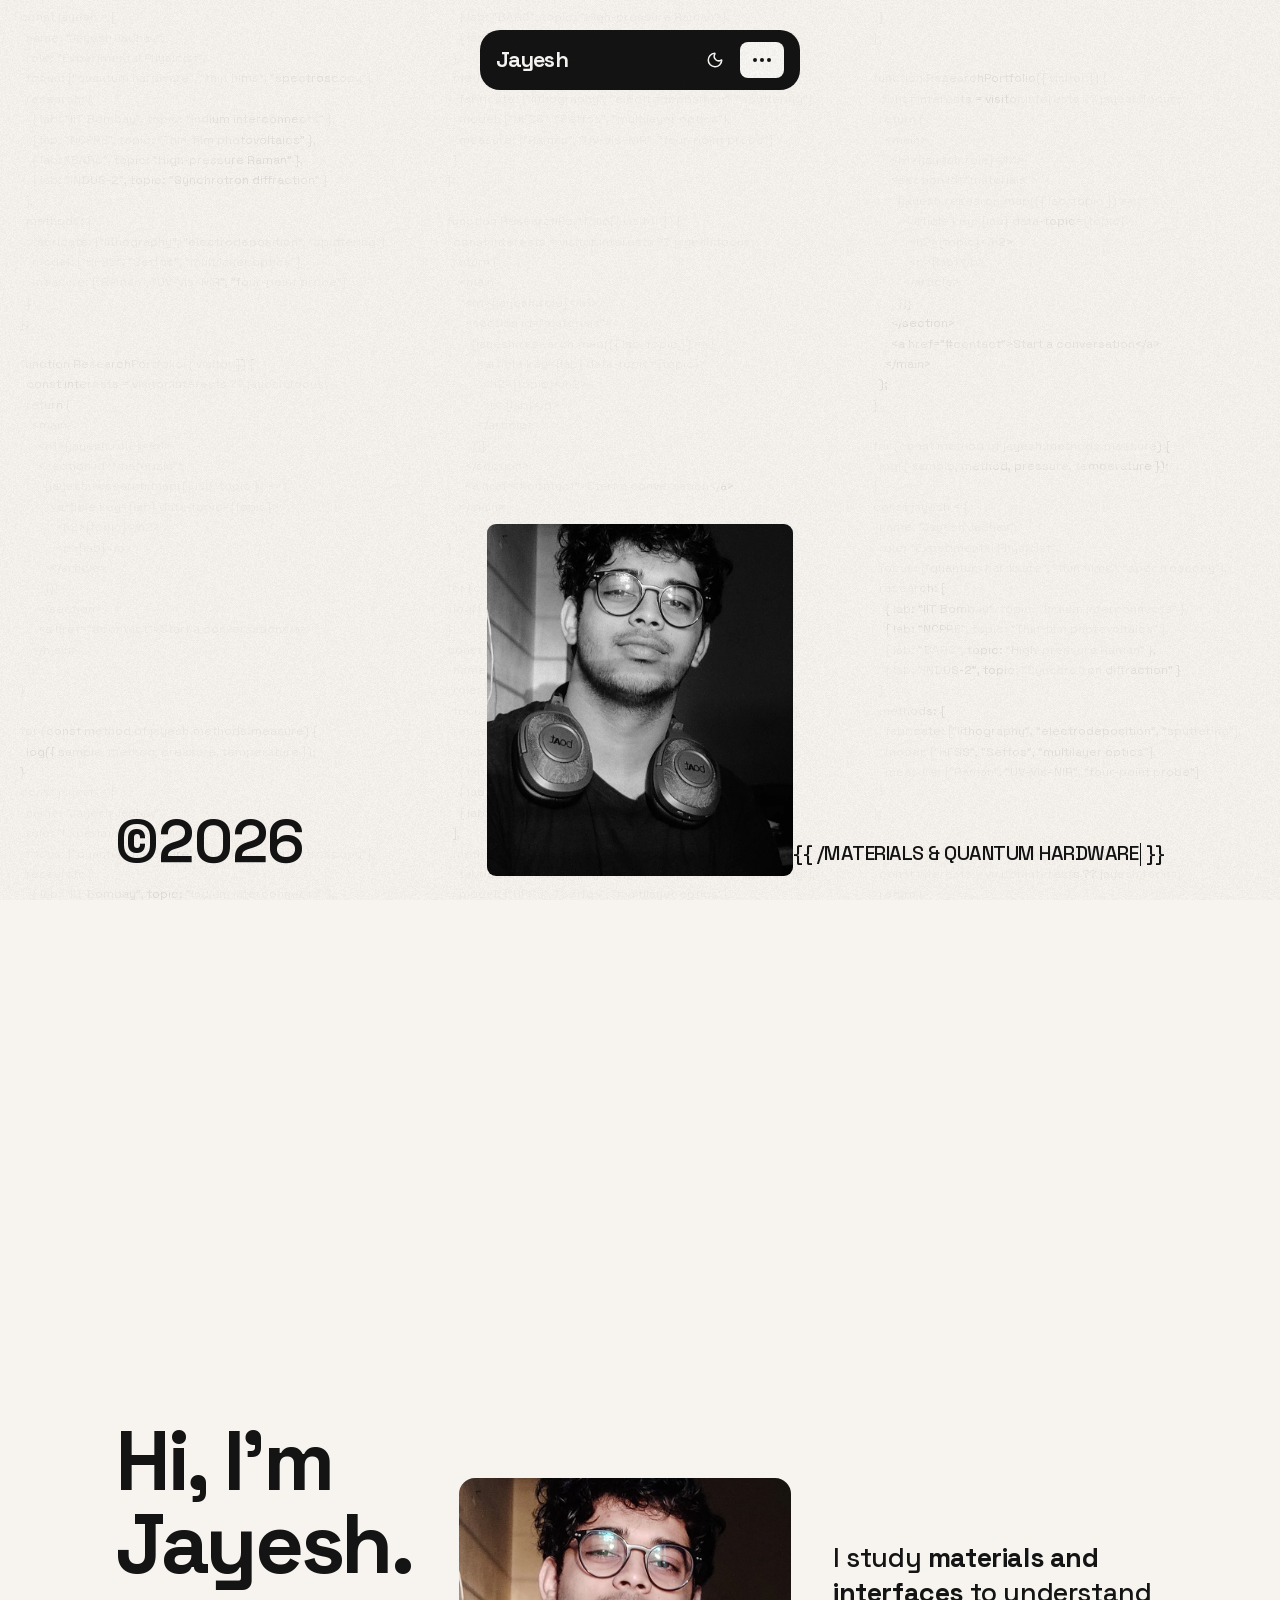
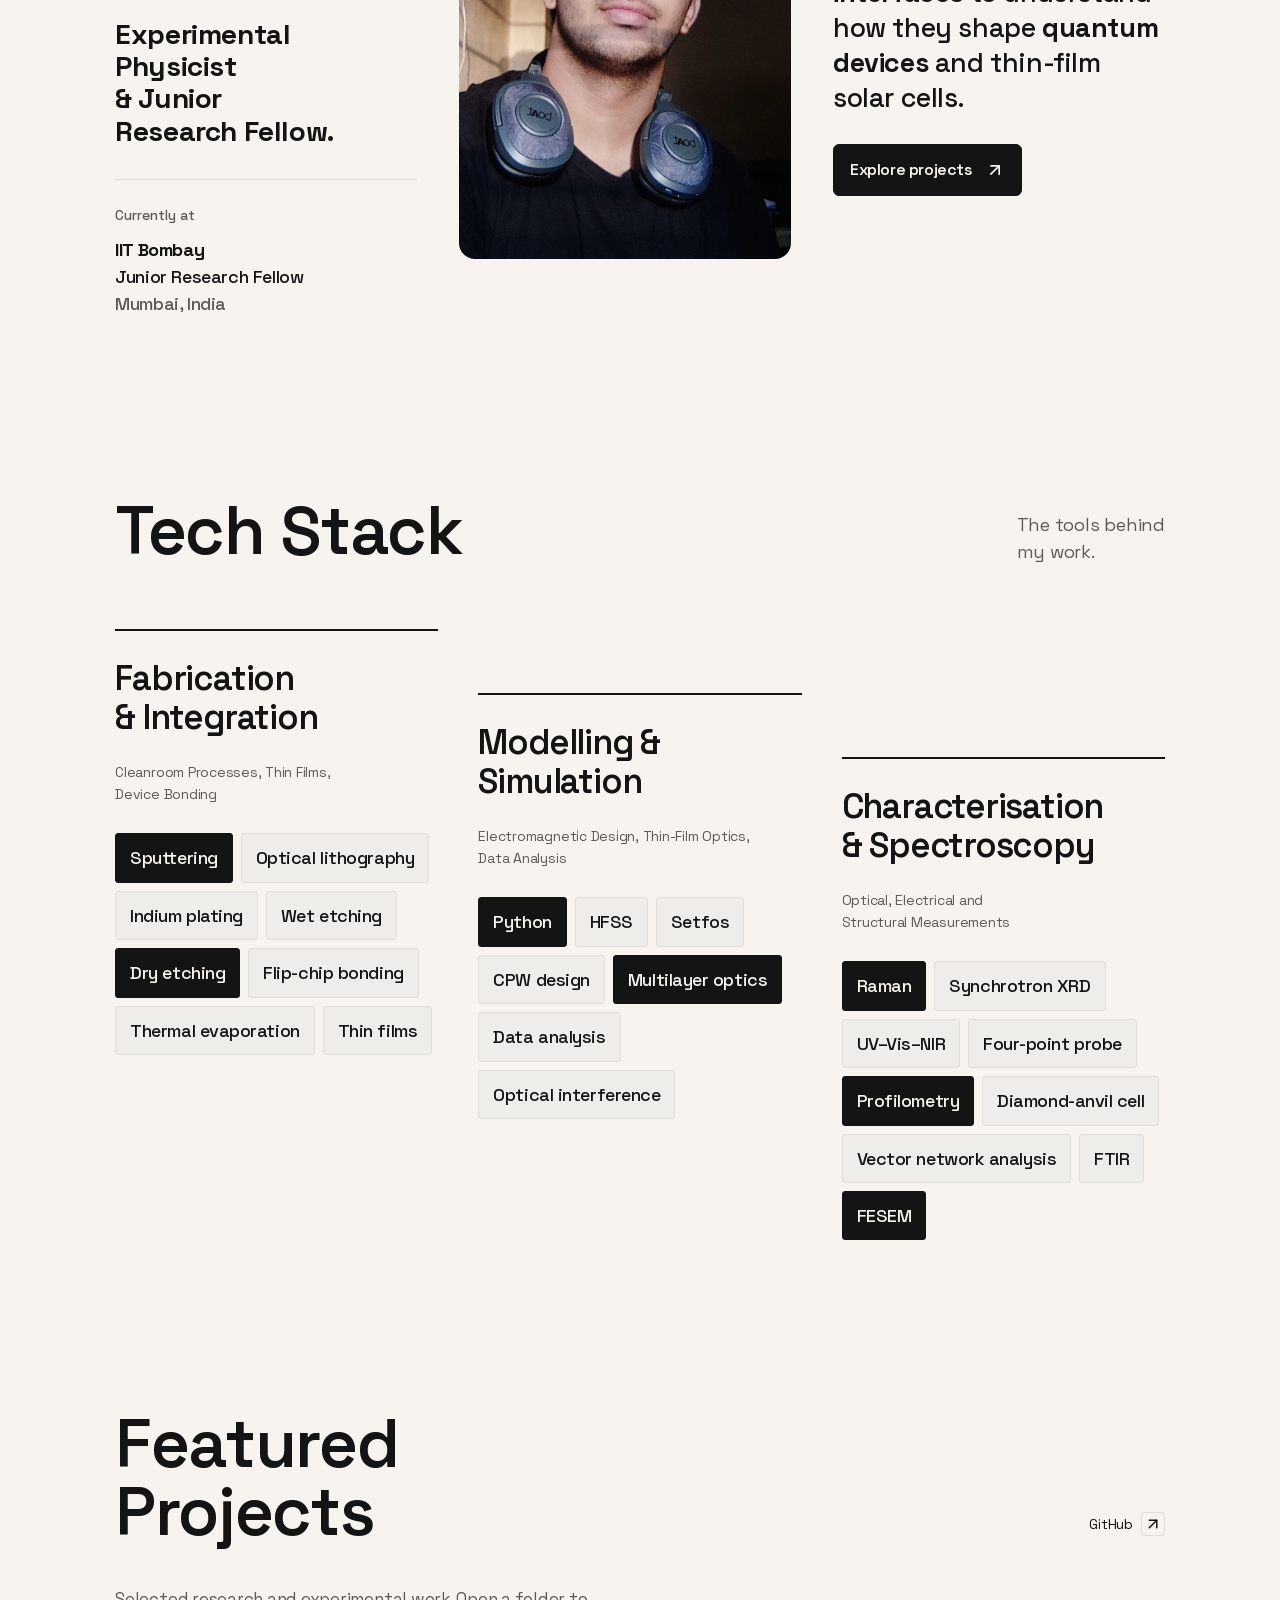
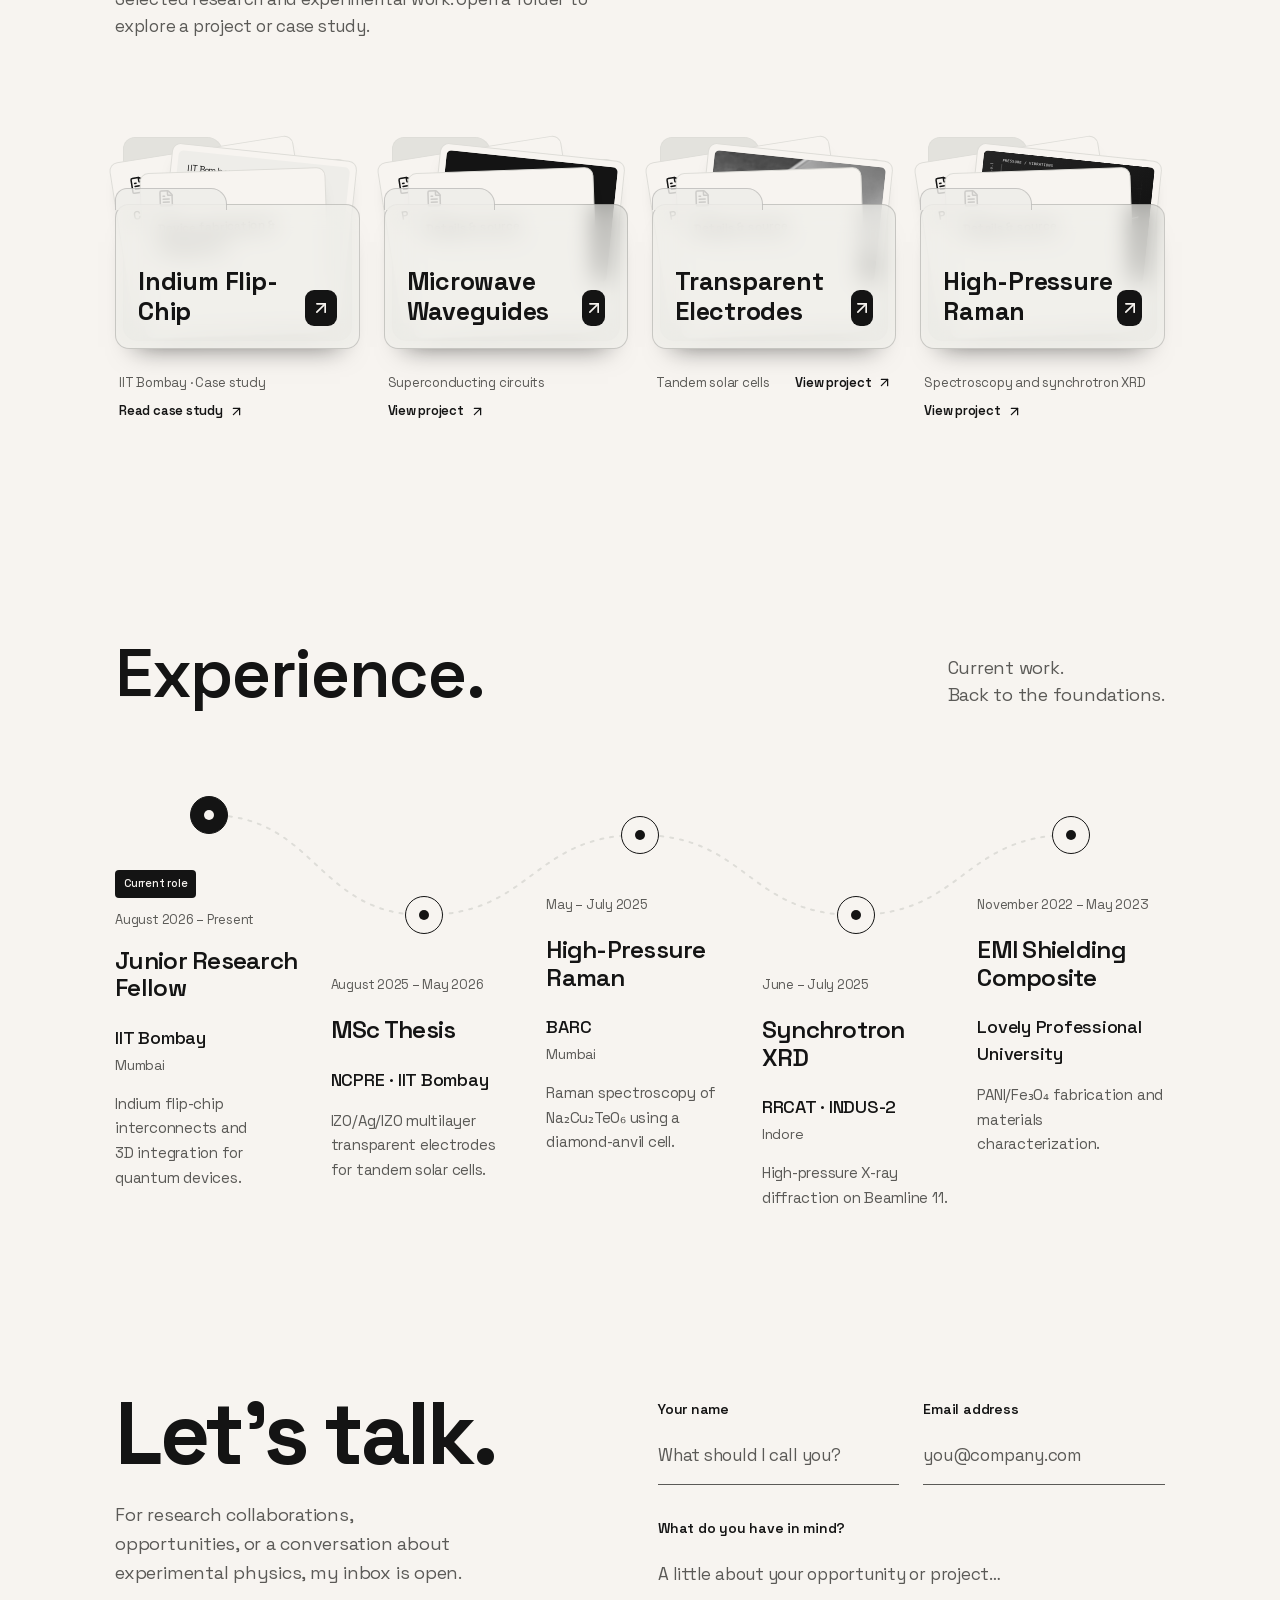
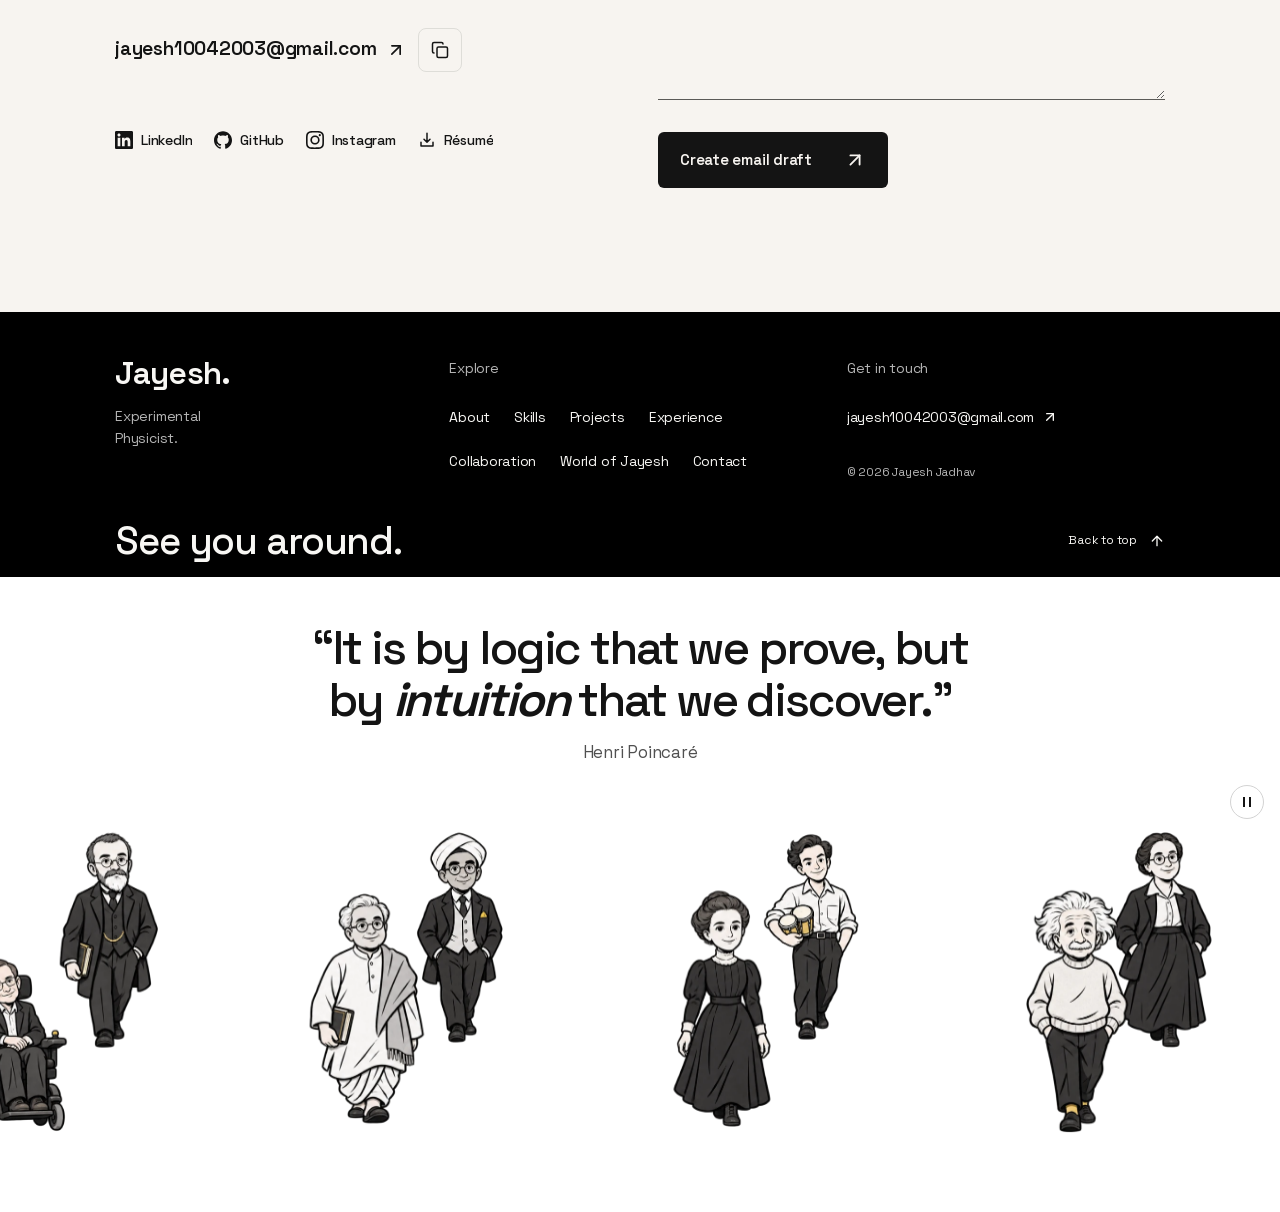
<file: index.html>
<!doctype html>
<html lang="en" class="fJfFLG_variable">
  <head>
    <meta charset="utf-8" />
    <meta
      name="viewport"
      content="width=device-width, initial-scale=1, viewport-fit=cover"
    />
    <meta
      name="description"
      content="Jayesh Jadhav, experimental physicist and Junior Research Fellow at IIT Bombay. Explore research in quantum hardware, thin films, and spectroscopy."
    />
    <meta property="og:type" content="website" />
    <meta
      property="og:url"
      content="https://jayeshofphysics.github.io/JayeshJadhav/"
    />
    <meta
      property="og:title"
      content="Jayesh Jadhav | Experimental Physicist"
    />
    <meta
      property="og:description"
      content="Research in quantum hardware, thin-film optics, and high-pressure spectroscopy."
    />
    <meta
      property="og:image"
      content="https://jayeshofphysics.github.io/JayeshJadhav/assets/social-cover.jpg"
    />
    <meta property="og:image:type" content="image/jpeg" />
    <meta property="og:image:width" content="1200" />
    <meta property="og:image:height" content="630" />
    <meta
      property="og:image:alt"
      content="Black-and-white portrait of Jayesh Jadhav, experimental physicist at IIT Bombay."
    />
    <meta name="twitter:card" content="summary_large_image" />
    <meta
      name="twitter:image"
      content="https://jayeshofphysics.github.io/JayeshJadhav/assets/social-cover.jpg"
    />
    <meta
      name="twitter:image:alt"
      content="Black-and-white portrait of Jayesh Jadhav, experimental physicist at IIT Bombay."
    />
    <title>Jayesh Jadhav | Experimental Physicist</title>
    <link rel="canonical" href="https://jayeshofphysics.github.io/JayeshJadhav/" />
    <link rel="icon" type="image/svg+xml" href="assets/favicon.svg" />
    <link
      rel="preload"
      href="assets/reference-fonts/237858b39a32779d-s.p.1ii7211jqpzi_.woff2"
      as="font"
      type="font/woff2"
      crossorigin
    />
    <link rel="preload" href="assets/jayesh-portrait.webp" as="image" />
    <link rel="stylesheet" href="styles.css" />
    <link rel="stylesheet" href="reference-projects.css" />
    <link rel="stylesheet" href="reference-crowd.css" />
    <link rel="stylesheet" href="reference-overrides.css" />
    <script>
      try {
        const theme =
          localStorage.getItem("portfolio-theme") ||
          localStorage.getItem("jayesh-portfolio-theme");
        if (theme === "dark") {
          document.documentElement.dataset.theme = "dark";
        }
      } catch {}
    </script>
    <script src="reference-shell.js" defer></script>
    <script src="reference-motion.js" defer></script>
    <script src="script.js" defer></script>
    <script src="reference-crowd.js" defer></script>
    <script src="reference-chat.js" defer></script>
  </head>
  <body
    ><div class="portfolio" id="top">
      <a class="skip-link" href="#main">Skip to content</a
      ><header class="site-header"
        ><div class="header-inner">
          <a class="wordmark" href="#about" aria-label="Jayesh Jadhav, home"
            ><span class="wordmark-text">Jayesh</span></a
          ><div class="header-actions">
            <button
              aria-label="Toggle dark mode"
              aria-pressed="false"
              class="wave-target icon-button theme-toggle"
              ><span
                class="wave-icon"
                aria-hidden="true"
                style="--wave-icon-size: 20px"
                ><span class="wave-icon-track"
                  ><span
                    ><svg
                      xmlns="http://www.w3.org/2000/svg"
                      width="18"
                      height="18"
                      viewbox="0 0 24 24"
                      fill="none"
                      stroke="currentColor"
                      stroke-width="2"
                      stroke-linecap="round"
                      stroke-linejoin="round"
                      class="lucide lucide-moon"
                      aria-hidden="true"
                    >
                      <path
                        d="M20.985 12.486a9 9 0 1 1-9.473-9.472c.405-.022.617.46.402.803a6 6 0 0 0 8.268 8.268c.344-.215.825-.004.803.401"
                      ></path></svg></span
                  ><span
                    ><svg
                      xmlns="http://www.w3.org/2000/svg"
                      width="18"
                      height="18"
                      viewbox="0 0 24 24"
                      fill="none"
                      stroke="currentColor"
                      stroke-width="2"
                      stroke-linecap="round"
                      stroke-linejoin="round"
                      class="lucide lucide-moon"
                      aria-hidden="true"
                    >
                      <path
                        d="M20.985 12.486a9 9 0 1 1-9.473-9.472c.405-.022.617.46.402.803a6 6 0 0 0 8.268 8.268c.344-.215.825-.004.803.401"
                      ></path></svg></span></span></span></button
            ><button
              type="button"
              class="icon-button nav-menu-trigger wave-target"
              aria-label="Navigation menu"
              aria-expanded="false"
              aria-controls="navigation-panel"
              aria-haspopup="dialog"
              ><span
                class="wave-icon"
                aria-hidden="true"
                style="--wave-icon-size: 24px"
                ><span class="wave-icon-track"
                  ><span
                    ><svg
                      xmlns="http://www.w3.org/2000/svg"
                      width="24"
                      height="24"
                      viewbox="0 0 24 24"
                      fill="none"
                      stroke="currentColor"
                      stroke-width="2"
                      stroke-linecap="round"
                      stroke-linejoin="round"
                      class="lucide lucide-ellipsis"
                      aria-hidden="true"
                    >
                      <circle cx="12" cy="12" r="1"></circle>
                      <circle cx="19" cy="12" r="1"></circle>
                      <circle cx="5" cy="12" r="1"></circle></svg></span
                  ><span
                    ><svg
                      xmlns="http://www.w3.org/2000/svg"
                      width="24"
                      height="24"
                      viewbox="0 0 24 24"
                      fill="none"
                      stroke="currentColor"
                      stroke-width="2"
                      stroke-linecap="round"
                      stroke-linejoin="round"
                      class="lucide lucide-ellipsis"
                      aria-hidden="true"
                    >
                      <circle cx="12" cy="12" r="1"></circle>
                      <circle cx="19" cy="12" r="1"></circle>
                      <circle
                        cx="5"
                        cy="12"
                        r="1"
                      ></circle></svg></span></span></span
            ></button>
          </div> </div></header
      ><dialog
        id="navigation-panel"
        class="nav-dialog"
        aria-label="Navigation menu"
        ><div class="nav-panel">
          <div class="nav-panel-top"
            ><button
              type="button"
              class="nav-panel-close"
              aria-label="Close navigation menu"
              ><span class="nav-menu-text"
                ><span class="sr-only">close</span
                ><span aria-hidden="true"
                  ><span class="nav-menu-piece">c</span
                  ><span class="nav-menu-piece">l</span
                  ><span class="nav-menu-piece">o</span
                  ><span class="nav-menu-piece">s</span
                  ><span class="nav-menu-piece">e</span></span
                ></span
              ><span class="nav-close-circle nav-menu-piece"
                ><svg
                  xmlns="http://www.w3.org/2000/svg"
                  width="23"
                  height="23"
                  viewbox="0 0 24 24"
                  fill="none"
                  stroke="currentColor"
                  stroke-width="2"
                  stroke-linecap="round"
                  stroke-linejoin="round"
                  class="lucide lucide-x"
                  aria-hidden="true"
                >
                  <path d="M18 6 6 18"></path>
                  <path d="m6 6 12 12"></path></svg></span></button
          ></div>
          <nav class="nav-panel-links" aria-label="Site navigation"
            ><div class="nav-menu-primary">
              <a href="#projects"
                ><span class="nav-menu-text"
                  ><span class="sr-only">Projects</span
                  ><span aria-hidden="true"
                    ><span class="nav-menu-piece">P</span
                    ><span class="nav-menu-piece">r</span
                    ><span class="nav-menu-piece">o</span
                    ><span class="nav-menu-piece">j</span
                    ><span class="nav-menu-piece">e</span
                    ><span class="nav-menu-piece">c</span
                    ><span class="nav-menu-piece">t</span
                    ><span class="nav-menu-piece">s</span></span
                  ></span
                ></a
              ><a href="#about" aria-current="location"
                ><span class="nav-menu-text"
                  ><span class="sr-only">About</span
                  ><span aria-hidden="true"
                    ><span class="nav-menu-piece">A</span
                    ><span class="nav-menu-piece">b</span
                    ><span class="nav-menu-piece">o</span
                    ><span class="nav-menu-piece">u</span
                    ><span class="nav-menu-piece">t</span></span
                  ></span
                ></a
              ><a href="#contact"
                ><span class="nav-menu-text"
                  ><span class="sr-only">Contact</span
                  ><span aria-hidden="true"
                    ><span class="nav-menu-piece">C</span
                    ><span class="nav-menu-piece">o</span
                    ><span class="nav-menu-piece">n</span
                    ><span class="nav-menu-piece">t</span
                    ><span class="nav-menu-piece">a</span
                    ><span class="nav-menu-piece">c</span
                    ><span class="nav-menu-piece">t</span></span
                  ></span
                ></a
              >
            </div>
            <div class="nav-menu-secondary">
              <a href="#skills"
                ><span class="nav-menu-text"
                  ><span class="sr-only">Skills</span
                  ><span aria-hidden="true"
                    ><span class="nav-menu-piece">S</span
                    ><span class="nav-menu-piece">k</span
                    ><span class="nav-menu-piece">i</span
                    ><span class="nav-menu-piece">l</span
                    ><span class="nav-menu-piece">l</span
                    ><span class="nav-menu-piece">s</span></span
                  ></span
                ></a
              ><a href="#experience"
                ><span class="nav-menu-text"
                  ><span class="sr-only">Experience</span
                  ><span aria-hidden="true"
                    ><span class="nav-menu-piece">E</span
                    ><span class="nav-menu-piece">x</span
                    ><span class="nav-menu-piece">p</span
                    ><span class="nav-menu-piece">e</span
                    ><span class="nav-menu-piece">r</span
                    ><span class="nav-menu-piece">i</span
                    ><span class="nav-menu-piece">e</span
                    ><span class="nav-menu-piece">n</span
                    ><span class="nav-menu-piece">c</span
                    ><span class="nav-menu-piece">e</span></span
                  ></span
                ></a
              ><a href="./research/"
                ><span class="nav-menu-text"
                  ><span class="sr-only">Collaboration</span
                  ><span aria-hidden="true"
                    ><span class="nav-menu-piece">C</span
                    ><span class="nav-menu-piece">o</span
                    ><span class="nav-menu-piece">l</span
                    ><span class="nav-menu-piece">l</span
                    ><span class="nav-menu-piece">a</span
                    ><span class="nav-menu-piece">b</span
                    ><span class="nav-menu-piece">o</span
                    ><span class="nav-menu-piece">r</span
                    ><span class="nav-menu-piece">a</span
                    ><span class="nav-menu-piece">t</span
                    ><span class="nav-menu-piece">i</span
                    ><span class="nav-menu-piece">o</span
                    ><span class="nav-menu-piece">n</span></span
                  ></span
                ></a
              ><a href="./world/"
                ><span class="nav-menu-text"
                  ><span class="sr-only">World of Jayesh</span
                  ><span aria-hidden="true"
                    ><span class="nav-menu-piece">W</span
                    ><span class="nav-menu-piece">o</span
                    ><span class="nav-menu-piece">r</span
                    ><span class="nav-menu-piece">l</span
                    ><span class="nav-menu-piece">d</span
                    ><span class="nav-menu-piece"> </span
                    ><span class="nav-menu-piece">o</span
                    ><span class="nav-menu-piece">f</span
                    ><span class="nav-menu-piece"> </span
                    ><span class="nav-menu-piece">J</span
                    ><span class="nav-menu-piece">a</span
                    ><span class="nav-menu-piece">y</span
                    ><span class="nav-menu-piece">e</span
                    ><span class="nav-menu-piece">s</span
                    ><span class="nav-menu-piece">h</span></span
                  ></span
                ></a
              >
            </div></nav
          ><div class="nav-panel-footer">
            <a class="nav-panel-email" href="mailto:jayesh10042003@gmail.com"
              ><span class="nav-menu-text"
                ><span class="sr-only">jayesh10042003@gmail.com</span
                ><span aria-hidden="true"
                  ><span class="nav-menu-piece">j</span
                  ><span class="nav-menu-piece">a</span
                  ><span class="nav-menu-piece">y</span
                  ><span class="nav-menu-piece">e</span
                  ><span class="nav-menu-piece">s</span
                  ><span class="nav-menu-piece">h</span
                  ><span class="nav-menu-piece">1</span
                  ><span class="nav-menu-piece">0</span
                  ><span class="nav-menu-piece">0</span
                  ><span class="nav-menu-piece">4</span
                  ><span class="nav-menu-piece">2</span
                  ><span class="nav-menu-piece">0</span
                  ><span class="nav-menu-piece">0</span
                  ><span class="nav-menu-piece">3</span
                  ><span class="nav-menu-piece">@</span
                  ><span class="nav-menu-piece">g</span
                  ><span class="nav-menu-piece">m</span
                  ><span class="nav-menu-piece">a</span
                  ><span class="nav-menu-piece">i</span
                  ><span class="nav-menu-piece">l</span
                  ><span class="nav-menu-piece">.</span
                  ><span class="nav-menu-piece">c</span
                  ><span class="nav-menu-piece">o</span
                  ><span class="nav-menu-piece">m</span></span
                ></span
              ></a
            ><div class="nav-panel-socials">
              <a
                class="nav-menu-piece"
                href="https://www.instagram.com/jayesh10042003/"
                aria-label="Instagram"
                target="_blank"
                rel="noopener noreferrer"
                ><svg
                  class="platform-logo"
                  viewbox="0 0 24 24"
                  width="18"
                  height="18"
                  fill="currentColor"
                  aria-hidden="true"
                  focusable="false"
                >
                  <path
                    d="M7.0301.084c-1.2768.0602-2.1487.264-2.911.5634-.7888.3075-1.4575.72-2.1228 1.3877-.6652.6677-1.075 1.3368-1.3802 2.127-.2954.7638-.4956 1.6365-.552 2.914-.0564 1.2775-.0689 1.6882-.0626 4.947.0062 3.2586.0206 3.6671.0825 4.9473.061 1.2765.264 2.1482.5635 2.9107.308.7889.72 1.4573 1.388 2.1228.6679.6655 1.3365 1.0743 2.1285 1.38.7632.295 1.6361.4961 2.9134.552 1.2773.056 1.6884.069 4.9462.0627 3.2578-.0062 3.668-.0207 4.9478-.0814 1.28-.0607 2.147-.2652 2.9098-.5633.7889-.3086 1.4578-.72 2.1228-1.3881.665-.6682 1.0745-1.3378 1.3795-2.1284.2957-.7632.4966-1.636.552-2.9124.056-1.2809.0692-1.6898.063-4.948-.0063-3.2583-.021-3.6668-.0817-4.9465-.0607-1.2797-.264-2.1487-.5633-2.9117-.3084-.7889-.72-1.4568-1.3876-2.1228C21.2982 1.33 20.628.9208 19.8378.6165 19.074.321 18.2017.1197 16.9244.0645 15.6471.0093 15.236-.005 11.977.0014 8.718.0076 8.31.0215 7.0301.0839m.1402 21.6932c-1.17-.0509-1.8053-.2453-2.2287-.408-.5606-.216-.96-.4771-1.3819-.895-.422-.4178-.6811-.8186-.9-1.378-.1644-.4234-.3624-1.058-.4171-2.228-.0595-1.2645-.072-1.6442-.079-4.848-.007-3.2037.0053-3.583.0607-4.848.05-1.169.2456-1.805.408-2.2282.216-.5613.4762-.96.895-1.3816.4188-.4217.8184-.6814 1.3783-.9003.423-.1651 1.0575-.3614 2.227-.4171 1.2655-.06 1.6447-.072 4.848-.079 3.2033-.007 3.5835.005 4.8495.0608 1.169.0508 1.8053.2445 2.228.408.5608.216.96.4754 1.3816.895.4217.4194.6816.8176.9005 1.3787.1653.4217.3617 1.056.4169 2.2263.0602 1.2655.0739 1.645.0796 4.848.0058 3.203-.0055 3.5834-.061 4.848-.051 1.17-.245 1.8055-.408 2.2294-.216.5604-.4763.96-.8954 1.3814-.419.4215-.8181.6811-1.3783.9-.4224.1649-1.0577.3617-2.2262.4174-1.2656.0595-1.6448.072-4.8493.079-3.2045.007-3.5825-.006-4.848-.0608M16.953 5.5864A1.44 1.44 0 1 0 18.39 4.144a1.44 1.44 0 0 0-1.437 1.4424M5.8385 12.012c.0067 3.4032 2.7706 6.1557 6.173 6.1493 3.4026-.0065 6.157-2.7701 6.1506-6.1733-.0065-3.4032-2.771-6.1565-6.174-6.1498-3.403.0067-6.156 2.771-6.1496 6.1738M8 12.0077a4 4 0 1 1 4.008 3.9921A3.9996 3.9996 0 0 1 8 12.0077"
                  ></path></svg></a
              ><a
                class="nav-menu-piece"
                href="https://github.com/jayeshofphysics"
                aria-label="GitHub"
                target="_blank"
                rel="noopener noreferrer"
                ><svg
                  class="platform-logo"
                  viewbox="0 0 24 24"
                  width="18"
                  height="18"
                  fill="currentColor"
                  aria-hidden="true"
                  focusable="false"
                >
                  <path
                    d="M12 .297c-6.63 0-12 5.373-12 12 0 5.303 3.438 9.8 8.205 11.385.6.113.82-.258.82-.577 0-.285-.01-1.04-.015-2.04-3.338.724-4.042-1.61-4.042-1.61C4.422 18.07 3.633 17.7 3.633 17.7c-1.087-.744.084-.729.084-.729 1.205.084 1.838 1.236 1.838 1.236 1.07 1.835 2.809 1.305 3.495.998.108-.776.417-1.305.76-1.605-2.665-.3-5.466-1.332-5.466-5.93 0-1.31.465-2.38 1.235-3.22-.135-.303-.54-1.523.105-3.176 0 0 1.005-.322 3.3 1.23.96-.267 1.98-.399 3-.405 1.02.006 2.04.138 3 .405 2.28-1.552 3.285-1.23 3.285-1.23.645 1.653.24 2.873.12 3.176.765.84 1.23 1.91 1.23 3.22 0 4.61-2.805 5.625-5.475 5.92.42.36.81 1.096.81 2.22 0 1.606-.015 2.896-.015 3.286 0 .315.21.69.825.57C20.565 22.092 24 17.592 24 12.297c0-6.627-5.373-12-12-12"
                  ></path></svg></a
              ><a
                class="nav-menu-piece"
                href="assets/Jayesh_Jadhav_Resume.pdf"
                aria-label="Download résumé"
                download=""
                ><svg
                  class="platform-logo"
                  viewbox="0 0 24 24"
                  width="18"
                  height="18"
                  fill="none"
                  stroke="currentColor"
                  stroke-width="2"
                  stroke-linecap="round"
                  stroke-linejoin="round"
                  aria-hidden="true"
                >
                  <path d="M12 3v12m-4-4 4 4 4-4M4 15v5h16v-5"></path></svg></a
              ><a
                class="nav-menu-piece"
                href="https://www.linkedin.com/in/jayeshjadhaviitbphysics/"
                aria-label="LinkedIn"
                target="_blank"
                rel="noopener noreferrer"
                ><svg
                  class="platform-logo"
                  viewbox="0 0 24 24"
                  width="18"
                  height="18"
                  fill="currentColor"
                  aria-hidden="true"
                  focusable="false"
                >
                  <path
                    d="M20.447 20.452h-3.554v-5.569c0-1.328-.027-3.037-1.852-3.037-1.853 0-2.136 1.445-2.136 2.939v5.667H9.351V9h3.414v1.561h.046c.477-.9 1.637-1.85 3.37-1.85 3.601 0 4.267 2.37 4.267 5.455v6.286zM5.337 7.433c-1.144 0-2.063-.926-2.063-2.065 0-1.138.92-2.063 2.063-2.063 1.14 0 2.064.925 2.064 2.063 0 1.139-.925 2.065-2.064 2.065zm1.782 13.019H3.555V9h3.564v11.452zM22.225 0H1.771C.792 0 0 .774 0 1.729v20.542C0 23.227.792 24 1.771 24h20.451C23.2 24 24 23.227 24 22.271V1.729C24 .774 23.2 0 22.222 0h.003z"
                  ></path></svg
              ></a>
            </div>
          </div> </div></dialog
      ><main id="main"
        ><section id="about" class="about-section"
          ><div class="portrait-journey" aria-hidden="true"
            ><div class="portrait-sticky-stage"
              ><div class="portrait-card">
                <div class="portrait-face portrait-face-front"
                  ><img
                    alt=""
                    width="805"
                    height="1300"
                    decoding="async"
                    src="assets/jayesh-portrait.webp"
                /></div>
                <div class="portrait-face portrait-face-back"
                  ><img
                    alt=""
                    width="805"
                    height="1300"
                    decoding="async"
                    src="assets/jayesh-portrait.webp"
                /></div> </div></div
          ></div>
          <div class="hero wrap" data-sc-act="flow" data-hero-intro="pending">
            <noscript
              ><style>
                .hero[data-hero-intro="pending"] .hero-letter,
                .hero[data-hero-intro="pending"] .hero-code-mark svg {
                  opacity: 1 !important;
                }
              </style></noscript
            >
            <div
              class="glyph-background hero-code-background"
              data-slot="glyph-background"
              aria-hidden="true"
            >
              <pre class="glyph-code-fallback">
const jayesh = {
  name: "Jayesh Jadhav",
  role: "Experimental Physicist",
  focus: ["quantum hardware", "thin films", "spectroscopy"],
  research: [
    { lab: "IIT Bombay", topic: "Indium interconnects" },
    { lab: "NCPRE", topic: "Thin-film photovoltaics" },
    { lab: "BARC", topic: "High-pressure Raman" },
    { lab: "INDUS-2", topic: "Synchrotron diffraction" }
  ],
  methods: {
    fabricate: ["lithography", "electrodeposition", "sputtering"],
    model: ["HFSS", "Setfos", "multilayer optics"],
    measure: ["Raman", "UV–Vis–NIR", "four-point probe"]
  }
};

function ResearchPortfolio({ visitor }) {
  const interests = visitor.interests ?? jayesh.focus;
  return (
    &lt;main&gt;
      &lt;h1&gt;{jayesh.role}&lt;/h1&gt;
      &lt;section id="materials"&gt;
        {jayesh.research.map(({ lab, topic }) =&gt; (
          &lt;article key={lab} data-topic={topic}&gt;
            &lt;h2&gt;{topic}&lt;/h2&gt;
            &lt;p&gt;{lab}&lt;/p&gt;
          &lt;/article&gt;
        ))}
      &lt;/section&gt;
      &lt;a href="#contact"&gt;Start a conversation&lt;/a&gt;
    &lt;/main&gt;
  );
}

for (const method of jayesh.methods.measure) {
  log({ sample, method, pressure, temperature });
}
</pre
              >
              <canvas></canvas>
            </div>
            <a
              href="#biography"
              class="hero-portrait-link"
              aria-label="About Jayesh Jadhav"
              ><img
                alt="Portrait of Jayesh Jadhav"
                width="805"
                height="1300"
                decoding="async"
                src="assets/jayesh-portrait.webp" /></a
            ><div class="hero-heading-composition"
              ><h1
                class="hero-title hero-display-title"
                aria-label="Experimental Physicist"
              >
                <span class="title-line" aria-hidden="true"
                  ><span class="hero-word"
                    ><span
                      class="hero-code-open hero-code-mark"
                      aria-hidden="true"
                      ><svg
                        viewbox="20 0 110 160"
                        fill="none"
                        stroke="currentColor"
                        stroke-width="16"
                        stroke-linecap="square"
                        stroke-linejoin="miter"
                        focusable="false"
                      >
                        <path
                          class="hero-code-depth"
                          opacity=".16"
                          d="M105 30 48 80 105 130"
                          transform="translate(5 6)"
                        ></path>
                        <path d="M105 30 48 80 105 130"></path></svg></span
                    ><span class="hero-letter-window"
                      ><span class="hero-letter">E</span></span
                    ><span class="hero-letter-window"
                      ><span class="hero-letter">X</span></span
                    ><span class="hero-letter-window"
                      ><span class="hero-letter">P</span></span
                    ><span class="hero-letter-window"
                      ><span class="hero-letter">E</span></span
                    ><span class="hero-letter-window"
                      ><span class="hero-letter">R</span></span
                    ><span class="hero-letter-window"
                      ><span class="hero-letter">I</span></span
                    ><span class="hero-letter-window"
                      ><span class="hero-letter">M</span></span
                    ><span class="hero-letter-window"
                      ><span class="hero-letter">E</span></span
                    ><span class="hero-letter-window"
                      ><span class="hero-letter">N</span></span
                    ><span class="hero-letter-window"
                      ><span class="hero-letter">T</span></span
                    ><span class="hero-letter-window"
                      ><span class="hero-letter">A</span></span
                    ><span class="hero-letter-window"
                      ><span class="hero-letter">L</span></span
                    ></span
                  ></span
                ><span class="title-line" aria-hidden="true"
                  ><span class="hero-word"
                    ><span class="hero-letter-window"
                      ><span class="hero-letter">P</span></span
                    ><span class="hero-letter-window"
                      ><span class="hero-letter">H</span></span
                    ><span class="hero-letter-window"
                      ><span class="hero-letter">Y</span></span
                    ><span class="hero-letter-window"
                      ><span class="hero-letter">S</span></span
                    ><span class="hero-letter-window"
                      ><span class="hero-letter">I</span></span
                    ><span class="hero-letter-window"
                      ><span class="hero-letter">C</span></span
                    ><span class="hero-letter-window"
                      ><span class="hero-letter">I</span></span
                    ><span class="hero-letter-window"
                      ><span class="hero-letter">S</span></span
                    ><span class="hero-letter-window"
                      ><span class="hero-letter">T</span></span
                    ><span
                      class="hero-code-close hero-code-mark"
                      aria-hidden="true"
                      ><svg
                        viewbox="0 0 180 160"
                        fill="none"
                        stroke="currentColor"
                        stroke-width="16"
                        stroke-linecap="square"
                        stroke-linejoin="miter"
                        focusable="false"
                      >
                        <path
                          class="hero-code-depth"
                          opacity=".16"
                          d="M65 30 25 130M100 30 157 80 100 130"
                          transform="translate(5 6)"
                        ></path>
                        <path
                          d="M65 30 25 130M100 30 157 80 100 130"
                        ></path></svg></span></span
                ></span> </h1
            ></div>
            <div class="hero-footer">
              <span class="hero-year" data-current-year="">©2026</span
              ><span class="hero-focus"
                ><span class="terminal-text"
                  ><span aria-hidden="true">{{ </span
                  ><span>/MATERIALS &amp; QUANTUM HARDWARE</span
                  ><span class="terminal-caret" aria-hidden="true"></span
                  ><span aria-hidden="true"> }}</span></span
                ></span
              >
            </div>
          </div>
          <div
            id="biography"
            class="biography wrap measure-content"
            data-sc-act="flow"
          >
            <div class="bio-introduction">
              <h2
                >Hi, I'm<br />
                Jayesh.</h2
              >
              <p class="bio-role"
                >Experimental Physicist
                <span>&amp; Junior Research Fellow.</span></p
              >
              <div class="bio-current">
                <span>Currently at</span
                ><p
                  ><strong>IIT Bombay</strong><br />Junior Research Fellow<br /><span
                    >Mumbai, India</span
                  ></p
                >
              </div>
            </div>
            <figure class="bio-portrait"
              ><img
                alt="Portrait of Jayesh Jadhav"
                loading="lazy"
                width="805"
                height="1300"
                decoding="async"
                src="assets/jayesh-portrait.webp" /></figure
            ><div class="bio-description">
              <p class="bio-lead"
                >I study <strong>materials and interfaces</strong> to understand
                how they shape <strong>quantum devices</strong> and thin-film
                solar cells.</p
              >
              <div class="bio-actions"
                ><a class="bio-projects wave-target" href="#projects"
                  ><span class="wave-text"
                    ><span class="sr-only">Explore projects</span
                    ><span class="wave-words" aria-hidden="true"
                      ><span class="wave-window"
                        ><span class="wave-glyph" data-char="Explore"
                          >Explore</span
                        ></span
                      >
                      <span class="wave-window"
                        ><span class="wave-glyph" data-char="projects"
                          >projects</span
                        ></span
                      ></span
                    ></span
                  ><svg
                    xmlns="http://www.w3.org/2000/svg"
                    width="20"
                    height="20"
                    viewbox="0 0 24 24"
                    fill="none"
                    stroke="currentColor"
                    stroke-width="2"
                    stroke-linecap="round"
                    stroke-linejoin="round"
                    class="lucide lucide-arrow-up-right"
                    aria-hidden="true"
                  >
                    <path d="M7 7h10v10"></path>
                    <path d="M7 17 17 7"></path></svg></a
              ></div>
            </div> </div></section
        ><section
          id="skills"
          class="skills-section section-pad"
          data-sc-act="flow"
          ><div class="wrap">
            <div class="skills-heading">
              <h2>Tech Stack</h2>
              <p
                >The tools behind<br />
                my work.</p
              >
            </div>
            <div class="skills-specimens">
              <article
                class="skills-specimen"
                aria-labelledby="skills-fabrication"
                ><h3 id="skills-fabrication">Fabrication &amp; Integration</h3>
                <p class="skills-specimen-note"
                  >Cleanroom Processes, Thin Films, Device Bonding</p
                >
                <ul class="skills-type-mosaic">
                  <li>Sputtering</li>
                  <li>Optical lithography</li>
                  <li>Indium plating</li>
                  <li>Wet etching</li>
                  <li>Dry etching</li>
                  <li>Flip-chip bonding</li>
                  <li>Thermal evaporation</li>
                  <li>Thin films</li>
                </ul></article
              ><article
                class="skills-specimen"
                aria-labelledby="skills-modelling"
                ><h3 id="skills-modelling">Modelling &amp; Simulation</h3>
                <p class="skills-specimen-note"
                  >Electromagnetic Design, Thin-Film Optics, Data Analysis</p
                >
                <ul class="skills-type-mosaic">
                  <li>Python</li>
                  <li>HFSS</li>
                  <li>Setfos</li>
                  <li>CPW design</li>
                  <li>Multilayer optics</li>
                  <li>Data analysis</li>
                  <li>Optical interference</li>
                </ul></article
              ><article
                class="skills-specimen"
                aria-labelledby="skills-characterisation"
                ><h3 id="skills-characterisation"
                  >Characterisation &amp; Spectroscopy</h3
                >
                <p class="skills-specimen-note"
                  >Optical, Electrical and Structural Measurements</p
                >
                <ul class="skills-type-mosaic">
                  <li>Raman</li>
                  <li>Synchrotron XRD</li>
                  <li>UV–Vis–NIR</li>
                  <li>Four-point probe</li>
                  <li>Profilometry</li>
                  <li>Diamond-anvil cell</li>
                  <li>Vector network analysis</li>
                  <li>FTIR</li>
                  <li>FESEM</li>
                </ul></article
              >
            </div>
          </div></section
        ><section
          id="projects"
          class="projects-section wrap section-pad measure-content"
          data-sc-act="flow"
          ><noscript
            ><style>
              .project-folder-grid,
              .project-panel-toolbar {
                display: none !important;
              }
              @layer base {
                #project-details-panel[hidden],
                .project-study[hidden] {
                  display: block !important;
                }
              }
            </style></noscript
          >
          <div class="section-heading">
            <h2>Featured<br />Projects</h2>
            <a
              href="https://github.com/jayeshofphysics"
              target="_blank"
              rel="noopener noreferrer"
              class="text-link wave-target"
              ><span class="wave-text"
                ><span class="sr-only">GitHub</span
                ><span class="wave-words" aria-hidden="true"
                  ><span class="wave-window"
                    ><span class="wave-glyph" data-char="GitHub"
                      >GitHub</span
                    ></span
                  ></span
                ></span
              >
              <svg
                xmlns="http://www.w3.org/2000/svg"
                width="18"
                height="18"
                viewbox="0 0 24 24"
                fill="none"
                stroke="currentColor"
                stroke-width="2"
                stroke-linecap="round"
                stroke-linejoin="round"
                class="lucide lucide-arrow-up-right"
                aria-hidden="true"
              >
                <path d="M7 7h10v10"></path>
                <path d="M7 17 17 7"></path></svg
            ></a>
          </div>
          <p class="projects-intro"
            >Selected research and experimental work. Open a folder to explore a
            project or case study.</p
          >
          <div class="project-folder-grid">
            <button
              type="button"
              class="project-folder"
              data-folder-id="indium-case-study"
              aria-expanded="false"
              aria-controls="project-details-panel"
              ><span class="sr-only">Indium Flip-Chip</span
              ><span class="folder-scene" aria-hidden="true"
                ><span class="folder-back"></span
                ><span class="folder-paper folder-paper-back"
                  ><svg
                    xmlns="http://www.w3.org/2000/svg"
                    width="18"
                    height="18"
                    viewbox="0 0 24 24"
                    fill="none"
                    stroke="currentColor"
                    stroke-width="2"
                    stroke-linecap="round"
                    stroke-linejoin="round"
                    class="lucide lucide-file-text"
                    aria-hidden="true"
                  >
                    <path
                      d="M6 22a2 2 0 0 1-2-2V4a2 2 0 0 1 2-2h8a2.4 2.4 0 0 1 1.704.706l3.588 3.588A2.4 2.4 0 0 1 20 8v12a2 2 0 0 1-2 2z"
                    ></path>
                    <path d="M14 2v5a1 1 0 0 0 1 1h5"></path>
                    <path d="M10 9H8"></path>
                    <path d="M16 13H8"></path>
                    <path d="M16 17H8"></path></svg
                  ><span>Case study overview</span
                  ><span class="folder-paper-lines"></span></span
                ><span class="folder-paper folder-paper-preview"
                  ><span class="folder-case-preview"
                    ><span>IIT Bombay</span
                    ><strong>Fabrication to<br />flip-chip integration.</strong
                    ><span>Quantum hardware case study</span></span
                  ><span>Indium Flip-Chip</span></span
                ><span class="folder-paper folder-paper-front"
                  ><svg
                    xmlns="http://www.w3.org/2000/svg"
                    width="18"
                    height="18"
                    viewbox="0 0 24 24"
                    fill="none"
                    stroke="currentColor"
                    stroke-width="2"
                    stroke-linecap="round"
                    stroke-linejoin="round"
                    class="lucide lucide-file-text"
                    aria-hidden="true"
                  >
                    <path
                      d="M6 22a2 2 0 0 1-2-2V4a2 2 0 0 1 2-2h8a2.4 2.4 0 0 1 1.704.706l3.588 3.588A2.4 2.4 0 0 1 20 8v12a2 2 0 0 1-2 2z"
                    ></path>
                    <path d="M14 2v5a1 1 0 0 0 1 1h5"></path>
                    <path d="M10 9H8"></path>
                    <path d="M16 13H8"></path>
                    <path d="M16 17H8"></path></svg
                  ><span>Device fabrication &amp; integration</span
                  ><span class="folder-paper-lines"></span></span
                ><span class="folder-front"
                  ><span class="folder-front-title">Indium Flip-Chip</span
                  ><span class="folder-open-icon"
                    ><svg
                      xmlns="http://www.w3.org/2000/svg"
                      width="20"
                      height="20"
                      viewbox="0 0 24 24"
                      fill="none"
                      stroke="currentColor"
                      stroke-width="2"
                      stroke-linecap="round"
                      stroke-linejoin="round"
                      class="lucide lucide-arrow-up-right"
                      aria-hidden="true"
                    >
                      <path d="M7 7h10v10"></path>
                      <path d="M7 17 17 7"></path></svg></span></span></span
              ><span class="folder-caption"
                ><span>IIT Bombay · Case study</span
                ><span class="folder-caption-action"
                  >Read case study
                  <svg
                    xmlns="http://www.w3.org/2000/svg"
                    width="15"
                    height="15"
                    viewbox="0 0 24 24"
                    fill="none"
                    stroke="currentColor"
                    stroke-width="2"
                    stroke-linecap="round"
                    stroke-linejoin="round"
                    class="lucide lucide-arrow-up-right"
                    aria-hidden="true"
                  >
                    <path d="M7 7h10v10"></path>
                    <path d="M7 17 17 7"></path></svg></span></span></button
            ><button
              type="button"
              class="project-folder"
              data-folder-id="cpw"
              aria-expanded="false"
              aria-controls="project-details-panel"
              ><span class="sr-only">Microwave Waveguides</span
              ><span class="folder-scene" aria-hidden="true"
                ><span class="folder-back"></span
                ><span class="folder-paper folder-paper-back"
                  ><svg
                    xmlns="http://www.w3.org/2000/svg"
                    width="18"
                    height="18"
                    viewbox="0 0 24 24"
                    fill="none"
                    stroke="currentColor"
                    stroke-width="2"
                    stroke-linecap="round"
                    stroke-linejoin="round"
                    class="lucide lucide-file-text"
                    aria-hidden="true"
                  >
                    <path
                      d="M6 22a2 2 0 0 1-2-2V4a2 2 0 0 1 2-2h8a2.4 2.4 0 0 1 1.704.706l3.588 3.588A2.4 2.4 0 0 1 20 8v12a2 2 0 0 1-2 2z"
                    ></path>
                    <path d="M14 2v5a1 1 0 0 0 1 1h5"></path>
                    <path d="M10 9H8"></path>
                    <path d="M16 13H8"></path>
                    <path d="M16 17H8"></path></svg
                  ><span>Project overview</span
                  ><span class="folder-paper-lines"></span></span
                ><span class="folder-paper folder-paper-preview"
                  ><img
                    src="assets/cpw.webp"
                    alt=""
                    loading="lazy"
                    decoding="async"
                  /><span>Microwave Waveguides</span></span
                ><span class="folder-paper folder-paper-front"
                  ><svg
                    xmlns="http://www.w3.org/2000/svg"
                    width="18"
                    height="18"
                    viewbox="0 0 24 24"
                    fill="none"
                    stroke="currentColor"
                    stroke-width="2"
                    stroke-linecap="round"
                    stroke-linejoin="round"
                    class="lucide lucide-file-text"
                    aria-hidden="true"
                  >
                    <path
                      d="M6 22a2 2 0 0 1-2-2V4a2 2 0 0 1 2-2h8a2.4 2.4 0 0 1 1.704.706l3.588 3.588A2.4 2.4 0 0 1 20 8v12a2 2 0 0 1-2 2z"
                    ></path>
                    <path d="M14 2v5a1 1 0 0 0 1 1h5"></path>
                    <path d="M10 9H8"></path>
                    <path d="M16 13H8"></path>
                    <path d="M16 17H8"></path></svg
                  ><span>Details &amp; source</span
                  ><span class="folder-paper-lines"></span></span
                ><span class="folder-front"
                  ><span class="folder-front-title">Microwave Waveguides</span
                  ><span class="folder-open-icon"
                    ><svg
                      xmlns="http://www.w3.org/2000/svg"
                      width="20"
                      height="20"
                      viewbox="0 0 24 24"
                      fill="none"
                      stroke="currentColor"
                      stroke-width="2"
                      stroke-linecap="round"
                      stroke-linejoin="round"
                      class="lucide lucide-arrow-up-right"
                      aria-hidden="true"
                    >
                      <path d="M7 7h10v10"></path>
                      <path d="M7 17 17 7"></path></svg></span></span></span
              ><span class="folder-caption"
                ><span>Superconducting circuits</span
                ><span class="folder-caption-action"
                  >View project
                  <svg
                    xmlns="http://www.w3.org/2000/svg"
                    width="15"
                    height="15"
                    viewbox="0 0 24 24"
                    fill="none"
                    stroke="currentColor"
                    stroke-width="2"
                    stroke-linecap="round"
                    stroke-linejoin="round"
                    class="lucide lucide-arrow-up-right"
                    aria-hidden="true"
                  >
                    <path d="M7 7h10v10"></path>
                    <path d="M7 17 17 7"></path></svg></span></span></button
            ><button
              type="button"
              class="project-folder"
              data-folder-id="optics"
              aria-expanded="false"
              aria-controls="project-details-panel"
              ><span class="sr-only">Transparent Electrodes</span
              ><span class="folder-scene" aria-hidden="true"
                ><span class="folder-back"></span
                ><span class="folder-paper folder-paper-back"
                  ><svg
                    xmlns="http://www.w3.org/2000/svg"
                    width="18"
                    height="18"
                    viewbox="0 0 24 24"
                    fill="none"
                    stroke="currentColor"
                    stroke-width="2"
                    stroke-linecap="round"
                    stroke-linejoin="round"
                    class="lucide lucide-file-text"
                    aria-hidden="true"
                  >
                    <path
                      d="M6 22a2 2 0 0 1-2-2V4a2 2 0 0 1 2-2h8a2.4 2.4 0 0 1 1.704.706l3.588 3.588A2.4 2.4 0 0 1 20 8v12a2 2 0 0 1-2 2z"
                    ></path>
                    <path d="M14 2v5a1 1 0 0 0 1 1h5"></path>
                    <path d="M10 9H8"></path>
                    <path d="M16 13H8"></path>
                    <path d="M16 17H8"></path></svg
                  ><span>Project overview</span
                  ><span class="folder-paper-lines"></span></span
                ><span class="folder-paper folder-paper-preview"
                  ><img
                    src="assets/optics.webp"
                    alt=""
                    loading="lazy"
                    decoding="async"
                  /><span>Transparent Electrodes</span></span
                ><span class="folder-paper folder-paper-front"
                  ><svg
                    xmlns="http://www.w3.org/2000/svg"
                    width="18"
                    height="18"
                    viewbox="0 0 24 24"
                    fill="none"
                    stroke="currentColor"
                    stroke-width="2"
                    stroke-linecap="round"
                    stroke-linejoin="round"
                    class="lucide lucide-file-text"
                    aria-hidden="true"
                  >
                    <path
                      d="M6 22a2 2 0 0 1-2-2V4a2 2 0 0 1 2-2h8a2.4 2.4 0 0 1 1.704.706l3.588 3.588A2.4 2.4 0 0 1 20 8v12a2 2 0 0 1-2 2z"
                    ></path>
                    <path d="M14 2v5a1 1 0 0 0 1 1h5"></path>
                    <path d="M10 9H8"></path>
                    <path d="M16 13H8"></path>
                    <path d="M16 17H8"></path></svg
                  ><span>Details &amp; source</span
                  ><span class="folder-paper-lines"></span></span
                ><span class="folder-front"
                  ><span class="folder-front-title">Transparent Electrodes</span
                  ><span class="folder-open-icon"
                    ><svg
                      xmlns="http://www.w3.org/2000/svg"
                      width="20"
                      height="20"
                      viewbox="0 0 24 24"
                      fill="none"
                      stroke="currentColor"
                      stroke-width="2"
                      stroke-linecap="round"
                      stroke-linejoin="round"
                      class="lucide lucide-arrow-up-right"
                      aria-hidden="true"
                    >
                      <path d="M7 7h10v10"></path>
                      <path d="M7 17 17 7"></path></svg></span></span></span
              ><span class="folder-caption"
                ><span>Tandem solar cells</span
                ><span class="folder-caption-action"
                  >View project
                  <svg
                    xmlns="http://www.w3.org/2000/svg"
                    width="15"
                    height="15"
                    viewbox="0 0 24 24"
                    fill="none"
                    stroke="currentColor"
                    stroke-width="2"
                    stroke-linecap="round"
                    stroke-linejoin="round"
                    class="lucide lucide-arrow-up-right"
                    aria-hidden="true"
                  >
                    <path d="M7 7h10v10"></path>
                    <path d="M7 17 17 7"></path></svg></span></span></button
            ><button
              type="button"
              class="project-folder"
              data-folder-id="raman"
              aria-expanded="false"
              aria-controls="project-details-panel"
              ><span class="sr-only">High-Pressure Raman</span
              ><span class="folder-scene" aria-hidden="true"
                ><span class="folder-back"></span
                ><span class="folder-paper folder-paper-back"
                  ><svg
                    xmlns="http://www.w3.org/2000/svg"
                    width="18"
                    height="18"
                    viewbox="0 0 24 24"
                    fill="none"
                    stroke="currentColor"
                    stroke-width="2"
                    stroke-linecap="round"
                    stroke-linejoin="round"
                    class="lucide lucide-file-text"
                    aria-hidden="true"
                  >
                    <path
                      d="M6 22a2 2 0 0 1-2-2V4a2 2 0 0 1 2-2h8a2.4 2.4 0 0 1 1.704.706l3.588 3.588A2.4 2.4 0 0 1 20 8v12a2 2 0 0 1-2 2z"
                    ></path>
                    <path d="M14 2v5a1 1 0 0 0 1 1h5"></path>
                    <path d="M10 9H8"></path>
                    <path d="M16 13H8"></path>
                    <path d="M16 17H8"></path></svg
                  ><span>Project overview</span
                  ><span class="folder-paper-lines"></span></span
                ><span class="folder-paper folder-paper-preview"
                  ><img
                    src="assets/raman.svg"
                    alt=""
                    loading="lazy"
                    decoding="async"
                  /><span>High-Pressure Raman</span></span
                ><span class="folder-paper folder-paper-front"
                  ><svg
                    xmlns="http://www.w3.org/2000/svg"
                    width="18"
                    height="18"
                    viewbox="0 0 24 24"
                    fill="none"
                    stroke="currentColor"
                    stroke-width="2"
                    stroke-linecap="round"
                    stroke-linejoin="round"
                    class="lucide lucide-file-text"
                    aria-hidden="true"
                  >
                    <path
                      d="M6 22a2 2 0 0 1-2-2V4a2 2 0 0 1 2-2h8a2.4 2.4 0 0 1 1.704.706l3.588 3.588A2.4 2.4 0 0 1 20 8v12a2 2 0 0 1-2 2z"
                    ></path>
                    <path d="M14 2v5a1 1 0 0 0 1 1h5"></path>
                    <path d="M10 9H8"></path>
                    <path d="M16 13H8"></path>
                    <path d="M16 17H8"></path></svg
                  ><span>Details &amp; source</span
                  ><span class="folder-paper-lines"></span></span
                ><span class="folder-front"
                  ><span class="folder-front-title">High-Pressure Raman</span
                  ><span class="folder-open-icon"
                    ><svg
                      xmlns="http://www.w3.org/2000/svg"
                      width="20"
                      height="20"
                      viewbox="0 0 24 24"
                      fill="none"
                      stroke="currentColor"
                      stroke-width="2"
                      stroke-linecap="round"
                      stroke-linejoin="round"
                      class="lucide lucide-arrow-up-right"
                      aria-hidden="true"
                    >
                      <path d="M7 7h10v10"></path>
                      <path d="M7 17 17 7"></path></svg></span></span></span
              ><span class="folder-caption"
                ><span>Spectroscopy and synchrotron XRD</span
                ><span class="folder-caption-action"
                  >View project
                  <svg
                    xmlns="http://www.w3.org/2000/svg"
                    width="15"
                    height="15"
                    viewbox="0 0 24 24"
                    fill="none"
                    stroke="currentColor"
                    stroke-width="2"
                    stroke-linecap="round"
                    stroke-linejoin="round"
                    class="lucide lucide-arrow-up-right"
                    aria-hidden="true"
                  >
                    <path d="M7 7h10v10"></path>
                    <path d="M7 17 17 7"></path></svg></span></span
            ></button>
          </div>
          <div
            id="project-details-panel"
            class="project-details-panel"
            hidden=""
            tabindex="-1"
            role="region"
          >
            <div class="project-panel-toolbar">
              <span>Project details</span
              ><button
                aria-label="Close project details"
                class="wave-target icon-button"
                ><span
                  class="wave-icon"
                  aria-hidden="true"
                  style="--wave-icon-size: 20px"
                  ><span class="wave-icon-track"
                    ><span
                      ><svg
                        xmlns="http://www.w3.org/2000/svg"
                        width="20"
                        height="20"
                        viewbox="0 0 24 24"
                        fill="none"
                        stroke="currentColor"
                        stroke-width="2"
                        stroke-linecap="round"
                        stroke-linejoin="round"
                        class="lucide lucide-x"
                        aria-hidden="true"
                      >
                        <path d="M18 6 6 18"></path>
                        <path d="m6 6 12 12"></path></svg></span
                    ><span
                      ><svg
                        xmlns="http://www.w3.org/2000/svg"
                        width="20"
                        height="20"
                        viewbox="0 0 24 24"
                        fill="none"
                        stroke="currentColor"
                        stroke-width="2"
                        stroke-linecap="round"
                        stroke-linejoin="round"
                        class="lucide lucide-x"
                        aria-hidden="true"
                      >
                        <path d="M18 6 6 18"></path>
                        <path d="m6 6 12 12"></path></svg></span></span></span
              ></button>
            </div>
            <div class="project-studies">
              <article
                hidden=""
                class="project-study indium-case-study"
                aria-labelledby="indium-case-study-title"
                ><div class="case-study-overview study-content">
                  <h3 id="indium-case-study-title"
                    >Indium micro-bumps for qubit–readout integration</h3
                  >
                  <p class="project-category"
                    >IIT Bombay · Quantum hardware case study</p
                  >
                  <p class="case-study-summary"
                    >Fabricating microscopic metal connections to join
                    quantum-device chips while preserving the integrity of their
                    electrical interfaces.</p
                  >
                  <dl class="case-study-facts">
                    <div>
                      <dt>Role</dt>
                      <dd>Junior Research Fellow</dd>
                    </div>
                    <div>
                      <dt>Focus</dt>
                      <dd>3D quantum-device integration</dd>
                    </div>
                    <div>
                      <dt>Methods</dt>
                      <dd>Lithography · sputtering · electroplating</dd>
                    </div>
                    <div>
                      <dt>Lab</dt>
                      <dd>IIT Bombay</dd>
                    </div>
                  </dl>
                  <p class="case-study-privacy"
                    >Ongoing work on flip-chip interconnects and cleanroom
                    fabrication at IIT Bombay.</p
                  >
                </div>
                <div class="case-study-narrative">
                  <section
                    class="case-study-section"
                    aria-labelledby="indium-challenge-title"
                    ><h4 id="indium-challenge-title">The challenge</h4>
                    <p
                      >Chips in a quantum device need to exchange signals. I
                      develop small indium interconnects to join the chips at
                      their interfaces.</p
                    ></section
                  ><section
                    class="case-study-section"
                    aria-labelledby="indium-delivery-title"
                    ><h4 id="indium-delivery-title">My approach</h4>
                    <ol class="case-study-delivery">
                      <li>
                        <h5>Prepare the interfaces</h5>
                        <p
                          >Prepare wafers and seed layers using cleanroom
                          fabrication and sputtering.</p
                        >
                      </li>
                      <li>
                        <h5>Pattern the device</h5>
                        <p
                          >Define bump locations with optical lithography and
                          use wet or dry etching where needed.</p
                        >
                      </li>
                      <li>
                        <h5>Fabricate indium bumps</h5>
                        <p
                          >Use indium electroplating to develop micro-bumps for
                          the interconnects.</p
                        >
                      </li>
                      <li>
                        <h5>Integrate the chips</h5>
                        <p
                          >Develop the architecture for flip-chip bonding and 3D
                          quantum-device integration.</p
                        >
                      </li>
                    </ol></section
                  ><section
                    class="case-study-section"
                    aria-labelledby="indium-impact-title"
                    ><h4 id="indium-impact-title">The integration goal</h4>
                    <p
                      >Bring separate qubit and readout chips together in a
                      compact 3D architecture.</p
                    >
                    <div
                      class="case-study-impact"
                      role="group"
                      aria-label="Integration steps from microfabrication to bonding"
                    >
                      <dl>
                        <dt>Fabricate</dt>
                        <dd>Indium bumps</dd>
                      </dl>
                      <svg
                        xmlns="http://www.w3.org/2000/svg"
                        width="24"
                        height="24"
                        viewbox="0 0 24 24"
                        fill="none"
                        stroke="currentColor"
                        stroke-width="2"
                        stroke-linecap="round"
                        stroke-linejoin="round"
                        class="lucide lucide-arrow-right"
                        aria-hidden="true"
                      >
                        <path d="M5 12h14"></path>
                        <path d="m12 5 7 7-7 7"></path></svg
                      ><dl>
                        <dt>Integrate</dt>
                        <dd>Flip-chip</dd>
                      </dl>
                    </div>
                    <p class="case-study-estimate"
                      >The current focus is developing the fabrication and
                      integration process.</p
                    ></section
                  >
                </div></article
              ><article
                hidden=""
                class="project-study study-cpw waveguide-act"
                aria-labelledby="cpw-title"
                ><a
                  class="project-image-link"
                  href="assets/cpw.webp"
                  target="_blank"
                  rel="noopener noreferrer"
                  aria-label="Open Microwave Waveguides illustration"
                  ><figure class="project-image image-cpw"
                    ><img
                      src="assets/cpw.webp"
                      alt="Coplanar waveguide schematic showing a signal line between two ground planes"
                      loading="lazy"
                      decoding="async" /><span
                      class="image-action"
                      aria-hidden="true"
                      ><svg
                        xmlns="http://www.w3.org/2000/svg"
                        width="24"
                        height="24"
                        viewbox="0 0 24 24"
                        fill="none"
                        stroke="currentColor"
                        stroke-width="2"
                        stroke-linecap="round"
                        stroke-linejoin="round"
                        class="lucide lucide-arrow-up-right"
                        aria-hidden="true"
                      >
                        <path d="M7 7h10v10"></path>
                        <path d="M7 17 17 7"></path></svg></span></figure></a
                ><div class="study-content">
                  <h3 id="cpw-title"
                    >Superconducting CPW microwave structures</h3
                  >
                  <p class="project-category">Superconducting circuits</p>
                  <details open="" class="project-details waveguide-detail"
                    ><summary class="wave-target"
                      ><span class="wave-text"
                        ><span class="sr-only">Inside the waveguide</span
                        ><span class="wave-words" aria-hidden="true"
                          ><span class="wave-window"
                            ><span class="wave-glyph" data-char="Inside"
                              >Inside</span
                            ></span
                          >
                          <span class="wave-window"
                            ><span class="wave-glyph" data-char="the"
                              >the</span
                            ></span
                          >
                          <span class="wave-window"
                            ><span class="wave-glyph" data-char="waveguide"
                              >waveguide</span
                            ></span
                          ></span
                        ></span
                      >
                      <svg
                        xmlns="http://www.w3.org/2000/svg"
                        width="18"
                        height="18"
                        viewbox="0 0 24 24"
                        fill="none"
                        stroke="currentColor"
                        stroke-width="2"
                        stroke-linecap="round"
                        stroke-linejoin="round"
                        class="lucide lucide-chevron-down"
                        aria-hidden="true"
                      >
                        <path d="m6 9 6 6 6-6"></path></svg></summary
                    ><p class="study-outcome"
                      >Approximately 50 Ω design target</p
                    >
                    <div class="stack-list">
                      <span>HFSS</span><span>CPW design</span><span>TiN</span
                      ><span>Kinetic inductance</span>
                    </div>
                    <details
                      open=""
                      class="project-details architecture-disclosure"
                      ><summary class="wave-target"
                        ><span class="wave-text"
                          ><span class="sr-only">Explore the model</span
                          ><span class="wave-words" aria-hidden="true"
                            ><span class="wave-window"
                              ><span class="wave-glyph" data-char="Explore"
                                >Explore</span
                              ></span
                            >
                            <span class="wave-window"
                              ><span class="wave-glyph" data-char="the"
                                >the</span
                              ></span
                            >
                            <span class="wave-window"
                              ><span class="wave-glyph" data-char="model"
                                >model</span
                              ></span
                            ></span
                          ></span
                        >
                        <svg
                          xmlns="http://www.w3.org/2000/svg"
                          width="18"
                          height="18"
                          viewbox="0 0 24 24"
                          fill="none"
                          stroke="currentColor"
                          stroke-width="2"
                          stroke-linecap="round"
                          stroke-linejoin="round"
                          class="lucide lucide-chevron-down"
                          aria-hidden="true"
                        >
                          <path d="m6 9 6 6 6-6"></path></svg></summary
                      ><div class="architecture-exhibit" data-route="csv">
                        <div
                          class="route-switch"
                          role="group"
                          aria-label="Explore the CPW model"
                        >
                          <button
                            aria-pressed="true"
                            class="wave-target"
                            type="button"
                            data-model="geometry"
                            ><svg
                              xmlns="http://www.w3.org/2000/svg"
                              width="16"
                              height="16"
                              viewbox="0 0 24 24"
                              fill="none"
                              stroke="currentColor"
                              stroke-width="2"
                              stroke-linecap="round"
                              stroke-linejoin="round"
                              class="lucide lucide-file-spreadsheet"
                              aria-hidden="true"
                            >
                              <path
                                d="M6 22a2 2 0 0 1-2-2V4a2 2 0 0 1 2-2h8a2.4 2.4 0 0 1 1.704.706l3.588 3.588A2.4 2.4 0 0 1 20 8v12a2 2 0 0 1-2 2z"
                              ></path>
                              <path d="M14 2v5a1 1 0 0 0 1 1h5"></path>
                              <path d="M8 13h2"></path>
                              <path d="M14 13h2"></path>
                              <path d="M8 17h2"></path>
                              <path d="M14 17h2"></path></svg
                            ><span class="wave-text"
                              ><span class="sr-only">Geometry</span
                              ><span class="wave-words" aria-hidden="true"
                                ><span class="wave-window"
                                  ><span class="wave-glyph" data-char="Geometry"
                                    >Geometry</span
                                  ></span
                                ></span
                              ></span
                            ></button
                          ><button
                            aria-pressed="false"
                            class="wave-target"
                            type="button"
                            data-model="material"
                            ><svg
                              xmlns="http://www.w3.org/2000/svg"
                              width="16"
                              height="16"
                              viewbox="0 0 24 24"
                              fill="none"
                              stroke="currentColor"
                              stroke-width="2"
                              stroke-linecap="round"
                              stroke-linejoin="round"
                              class="lucide lucide-file-text"
                              aria-hidden="true"
                            >
                              <path
                                d="M6 22a2 2 0 0 1-2-2V4a2 2 0 0 1 2-2h8a2.4 2.4 0 0 1 1.704.706l3.588 3.588A2.4 2.4 0 0 1 20 8v12a2 2 0 0 1-2 2z"
                              ></path>
                              <path d="M14 2v5a1 1 0 0 0 1 1h5"></path>
                              <path d="M10 9H8"></path>
                              <path d="M16 13H8"></path>
                              <path d="M16 17H8"></path></svg
                            ><span class="wave-text"
                              ><span class="sr-only">Material</span
                              ><span class="wave-words" aria-hidden="true"
                                ><span class="wave-window"
                                  ><span class="wave-glyph" data-char="Material"
                                    >Material</span
                                  ></span
                                ></span
                              ></span
                            ></button
                          >
                        </div>
                        <div class="routing-diagram">
                          <div class="diagram-input">
                            <svg
                              xmlns="http://www.w3.org/2000/svg"
                              width="20"
                              height="20"
                              viewbox="0 0 24 24"
                              fill="none"
                              stroke="currentColor"
                              stroke-width="2"
                              stroke-linecap="round"
                              stroke-linejoin="round"
                              class="lucide lucide-file-spreadsheet"
                              aria-hidden="true"
                            >
                              <path
                                d="M6 22a2 2 0 0 1-2-2V4a2 2 0 0 1 2-2h8a2.4 2.4 0 0 1 1.704.706l3.588 3.588A2.4 2.4 0 0 1 20 8v12a2 2 0 0 1-2 2z"
                              ></path>
                              <path d="M14 2v5a1 1 0 0 0 1 1h5"></path>
                              <path d="M8 13h2"></path>
                              <path d="M14 13h2"></path>
                              <path d="M8 17h2"></path>
                              <path d="M14 17h2"></path></svg
                            ><span>CPW geometry</span>
                          </div>
                          <div class="diagram-stem" aria-hidden="true"></div>
                          <div class="router-node">
                            <svg
                              xmlns="http://www.w3.org/2000/svg"
                              width="20"
                              height="20"
                              viewbox="0 0 24 24"
                              fill="none"
                              stroke="currentColor"
                              stroke-width="2"
                              stroke-linecap="round"
                              stroke-linejoin="round"
                              class="lucide lucide-workflow"
                              aria-hidden="true"
                            >
                              <rect
                                width="8"
                                height="8"
                                x="3"
                                y="3"
                                rx="2"
                              ></rect>
                              <path d="M7 11v4a2 2 0 0 0 2 2h4"></path>
                              <rect
                                width="8"
                                height="8"
                                x="13"
                                y="13"
                                rx="2"
                              ></rect></svg
                            ><div>
                              <strong>HFSS</strong
                              ><span>Electromagnetic model</span>
                            </div>
                          </div>
                          <svg
                            class="route-lines"
                            viewbox="0 0 480 80"
                            fill="none"
                            preserveaspectratio="none"
                            aria-hidden="true"
                          >
                            <path
                              class="route-line-base"
                              d="M240 0V30Q240 42 228 42H108Q96 42 96 54V80M240 30Q240 42 252 42H372Q384 42 384 54V80"
                            ></path>
                            <path
                              class="route-line-active route-csv"
                              d="M240 0V30Q240 42 228 42H108Q96 42 96 54V80"
                            ></path>
                            <path
                              class="route-line-active route-pdf"
                              d="M240 0V30Q240 42 252 42H372Q384 42 384 54V80"
                            ></path></svg
                          ><div class="engine-columns">
                            <div class="engine-node engine-active">
                              <svg
                                xmlns="http://www.w3.org/2000/svg"
                                width="22"
                                height="22"
                                viewbox="0 0 24 24"
                                fill="none"
                                stroke="currentColor"
                                stroke-width="2"
                                stroke-linecap="round"
                                stroke-linejoin="round"
                                class="lucide lucide-braces"
                                aria-hidden="true"
                              >
                                <path
                                  d="M8 3H7a2 2 0 0 0-2 2v5a2 2 0 0 1-2 2 2 2 0 0 1 2 2v5c0 1.1.9 2 2 2h1"
                                ></path>
                                <path
                                  d="M16 21h1a2 2 0 0 0 2-2v-5c0-1.1.9-2 2-2a2 2 0 0 1-2-2V5a2 2 0 0 0-2-2h-1"
                                ></path></svg
                              ><strong>Geometry</strong
                              ><span>Characteristic impedance</span>
                            </div>
                            <div class="engine-node">
                              <svg
                                xmlns="http://www.w3.org/2000/svg"
                                width="22"
                                height="22"
                                viewbox="0 0 24 24"
                                fill="none"
                                stroke="currentColor"
                                stroke-width="2"
                                stroke-linecap="round"
                                stroke-linejoin="round"
                                class="lucide lucide-database"
                                aria-hidden="true"
                              >
                                <ellipse cx="12" cy="5" rx="9" ry="3"></ellipse>
                                <path d="M3 5V19A9 3 0 0 0 21 19V5"></path>
                                <path d="M3 12A9 3 0 0 0 21 12"></path></svg
                              ><strong>Material</strong
                              ><span>Superconducting surface impedance</span>
                            </div>
                          </div>
                        </div>
                        <div class="route-explanation" aria-live="polite">
                          <svg
                            xmlns="http://www.w3.org/2000/svg"
                            width="17"
                            height="17"
                            viewbox="0 0 24 24"
                            fill="none"
                            stroke="currentColor"
                            stroke-width="2"
                            stroke-linecap="round"
                            stroke-linejoin="round"
                            class="lucide lucide-arrow-right"
                            aria-hidden="true"
                          >
                            <path d="M5 12h14"></path>
                            <path d="m12 5 7 7-7 7"></path></svg
                          ><p
                            >Signal trace and gap dimensions set the
                            characteristic impedance.</p
                          >
                        </div>
                      </div></details
                    ><div class="detail-body">
                      <p
                        >Microwave signals are used to interact with
                        superconducting quantum devices. I model how circuit
                        geometry and material properties influence
                        transmission.</p
                      >
                      <p
                        >I use HFSS electromagnetic models to study coplanar
                        waveguide geometry, TiN films, and superconducting
                        surface impedance.</p
                      >
                    </div></details
                  >
                </div></article
              ><article
                hidden=""
                class="project-study study-optics"
                aria-labelledby="optics-title"
                ><a
                  class="project-image-link"
                  href="assets/optics.webp"
                  target="_blank"
                  rel="noopener noreferrer"
                  aria-label="Open Transparent Electrodes illustration"
                  ><figure class="project-image image-optics"
                    ><img
                      src="assets/optics.webp"
                      alt="Concept illustration of optically active multilayer thin films"
                      loading="lazy"
                      decoding="async" /><span
                      class="image-action"
                      aria-hidden="true"
                      ><svg
                        xmlns="http://www.w3.org/2000/svg"
                        width="24"
                        height="24"
                        viewbox="0 0 24 24"
                        fill="none"
                        stroke="currentColor"
                        stroke-width="2"
                        stroke-linecap="round"
                        stroke-linejoin="round"
                        class="lucide lucide-arrow-up-right"
                        aria-hidden="true"
                      >
                        <path d="M7 7h10v10"></path>
                        <path d="M7 17 17 7"></path></svg></span></figure></a
                ><div class="study-content">
                  <h3 id="optics-title"
                    >IZO/Ag/IZO transparent electrodes for tandem solar
                    cells</h3
                  >
                  <p class="project-category">Tandem solar cells</p>
                  <details open="" class="project-details"
                    ><summary class="wave-target"
                      ><span class="wave-text"
                        ><span class="sr-only">Project details</span
                        ><span class="wave-words" aria-hidden="true"
                          ><span class="wave-window"
                            ><span class="wave-glyph" data-char="Project"
                              >Project</span
                            ></span
                          >
                          <span class="wave-window"
                            ><span class="wave-glyph" data-char="details"
                              >details</span
                            ></span
                          ></span
                        ></span
                      >
                      <svg
                        xmlns="http://www.w3.org/2000/svg"
                        width="17"
                        height="17"
                        viewbox="0 0 24 24"
                        fill="none"
                        stroke="currentColor"
                        stroke-width="2"
                        stroke-linecap="round"
                        stroke-linejoin="round"
                        class="lucide lucide-chevron-down"
                        aria-hidden="true"
                      >
                        <path d="m6 9 6 6 6-6"></path></svg></summary
                    ><p class="study-outcome"
                      >Modelled transmittance over 300–800 nm · 78.7% IZO and
                      85.2% IZO/Ag/IZO</p
                    >
                    <div class="stack-list">
                      <span>IZO / Ag / IZO</span><span>Setfos</span
                      ><span>Thin-film optics</span><span>NCPRE</span>
                    </div>
                    <div class="detail-body">
                      <p
                        >Transparent electrodes have to balance conductivity and
                        light transmission. I studied multilayer stacks of
                        indium zinc oxide and ultrathin silver for tandem solar
                        cells.</p
                      >
                      <p
                        >The work combined RF sputtering, thermal evaporation,
                        Setfos optical modelling, UV–Vis–NIR spectroscopy,
                        sheet-resistance measurements, and interference and
                        admittance modelling.</p
                      >
                    </div></details
                  >
                </div></article
              ><article
                hidden=""
                class="project-study study-raman"
                aria-labelledby="raman-title"
                ><a
                  class="project-image-link"
                  href="assets/raman.svg"
                  target="_blank"
                  rel="noopener noreferrer"
                  aria-label="Open High-Pressure Raman illustration"
                  ><figure class="project-image image-raman"
                    ><img
                      src="assets/raman.svg"
                      alt="Illustrated Raman spectrum"
                      loading="lazy"
                      decoding="async" /><span
                      class="image-action"
                      aria-hidden="true"
                      ><svg
                        xmlns="http://www.w3.org/2000/svg"
                        width="24"
                        height="24"
                        viewbox="0 0 24 24"
                        fill="none"
                        stroke="currentColor"
                        stroke-width="2"
                        stroke-linecap="round"
                        stroke-linejoin="round"
                        class="lucide lucide-arrow-up-right"
                        aria-hidden="true"
                      >
                        <path d="M7 7h10v10"></path>
                        <path d="M7 17 17 7"></path></svg></span></figure></a
                ><div class="study-content">
                  <h3 id="raman-title"
                    >High-pressure Raman spectroscopy and synchrotron XRD</h3
                  >
                  <p class="project-category"
                    >Spectroscopy and synchrotron XRD</p
                  >
                  <details open="" class="project-details"
                    ><summary class="wave-target"
                      ><span class="wave-text"
                        ><span class="sr-only">Project details</span
                        ><span class="wave-words" aria-hidden="true"
                          ><span class="wave-window"
                            ><span class="wave-glyph" data-char="Project"
                              >Project</span
                            ></span
                          >
                          <span class="wave-window"
                            ><span class="wave-glyph" data-char="details"
                              >details</span
                            ></span
                          ></span
                        ></span
                      >
                      <svg
                        xmlns="http://www.w3.org/2000/svg"
                        width="17"
                        height="17"
                        viewbox="0 0 24 24"
                        fill="none"
                        stroke="currentColor"
                        stroke-width="2"
                        stroke-linecap="round"
                        stroke-linejoin="round"
                        class="lucide lucide-chevron-down"
                        aria-hidden="true"
                      >
                        <path d="m6 9 6 6 6-6"></path></svg></summary
                    ><p class="study-outcome"
                      >Raman measurements up to approximately 10 GPa</p
                    >
                    <div class="stack-list">
                      <span>BARC</span><span>INDUS-2</span><span>Raman</span
                      ><span>Diamond-anvil cell</span>
                    </div>
                    <div class="detail-body">
                      <p
                        >Compressing a material and probing it with light or
                        X-rays shows how its structure and atomic vibrations
                        change.</p
                      >
                      <p
                        >At BARC, I used a diamond-anvil cell for Raman
                        measurements of Na₂Cu₂TeO₆. Related high-pressure X-ray
                        diffraction work took place on INDUS-2 Beamline 11 at
                        RRCAT.</p
                      >
                    </div></details
                  >
                </div></article
              >
            </div>
          </div></section
        ><section
          id="experience"
          class="experience-section section-pad"
          data-sc-act="flow"
          ><div class="wrap">
            <div class="experience-heading">
              <h2>Experience.</h2>
              <p
                >Current work.<br />
                Back to the foundations.</p
              >
            </div>
            <div class="journey-roadmap">
              <svg
                class="journey-road"
                viewbox="0 0 1 1"
                preserveaspectratio="none"
                aria-hidden="true"
              >
                <path class="journey-road-base" d=""></path>
                <path class="journey-road-ink" d="" pathlength="1"></path></svg
              ><article
                class="journey-stop journey-now"
                aria-labelledby="current-role-title"
                ><span class="journey-stop-marker" aria-hidden="true"
                  ><span></span></span
                ><div class="journey-stop-content">
                  <p class="journey-date"
                    ><span class="journey-current">Current role</span>August
                    2026 – Present</p
                  >
                  <h3 id="current-role-title">Junior Research<br />Fellow</h3>
                  <p class="journey-place">IIT Bombay <span>Mumbai</span></p>
                  <p class="journey-description"
                    >Indium flip-chip interconnects and 3D integration for
                    quantum devices.</p
                  >
                </div></article
              ><article
                class="journey-stop journey-freelance"
                aria-labelledby="thesis-title"
                ><span class="journey-stop-marker" aria-hidden="true"
                  ><span></span></span
                ><div class="journey-stop-content">
                  <p class="journey-date">August 2025 – May 2026</p>
                  <h3 id="thesis-title">MSc Thesis</h3>
                  <p class="journey-place">NCPRE · IIT Bombay</p>
                  <p class="journey-description"
                    >IZO/Ag/IZO multilayer transparent electrodes for tandem
                    solar cells.</p
                  >
                </div></article
              ><article
                class="journey-stop journey-masters"
                aria-labelledby="raman-training-title"
                ><span class="journey-stop-marker" aria-hidden="true"
                  ><span></span></span
                ><div class="journey-stop-content">
                  <p class="journey-date">May – July 2025</p>
                  <h3 id="raman-training-title">High-Pressure Raman</h3>
                  <p class="journey-place">BARC <span>Mumbai</span></p>
                  <p class="journey-description"
                    >Raman spectroscopy of Na₂Cu₂TeO₆ using a diamond-anvil
                    cell.</p
                  >
                </div></article
              ><article
                class="journey-stop journey-internship"
                aria-labelledby="synchrotron-title"
                ><span class="journey-stop-marker" aria-hidden="true"
                  ><span></span></span
                ><div class="journey-stop-content">
                  <p class="journey-date">June – July 2025</p>
                  <h3 id="synchrotron-title">Synchrotron XRD</h3>
                  <p class="journey-place"
                    >RRCAT · INDUS-2 <span>Indore</span></p
                  >
                  <p class="journey-description"
                    >High-pressure X-ray diffraction on Beamline 11.</p
                  >
                </div></article
              ><article
                class="journey-stop journey-bachelors"
                aria-labelledby="composite-title"
                ><span class="journey-stop-marker" aria-hidden="true"
                  ><span></span></span
                ><div class="journey-stop-content">
                  <p class="journey-date">November 2022 – May 2023</p>
                  <h3 id="composite-title">EMI Shielding Composite</h3>
                  <p class="journey-place">Lovely Professional University</p>
                  <p class="journey-description"
                    >PANI/Fe₃O₄ fabrication and materials characterization.</p
                  >
                </div></article
              >
            </div>
          </div></section
        ><section
          id="contact"
          class="contact-section section-pad"
          data-sc-act="flow"
          ><div class="wrap"
            ><div class="contact-layout">
              <div class="contact-opening">
                <h2>Let's talk.</h2>
                <p
                  >For research collaborations, opportunities, or a conversation
                  about experimental physics, my inbox is open.</p
                >
                <div class="contact-details">
                  <div class="email-block">
                    <a
                      class="email-link wave-target"
                      href="mailto:jayesh10042003@gmail.com"
                      ><span class="wave-text"
                        ><span class="sr-only">jayesh10042003@gmail.com</span
                        ><span class="wave-words" aria-hidden="true"
                          ><span class="wave-window"
                            ><span
                              class="wave-glyph"
                              data-char="jayesh10042003@gmail.com"
                              >jayesh10042003@gmail.com</span
                            ></span
                          ></span
                        ></span
                      ><svg
                        xmlns="http://www.w3.org/2000/svg"
                        width="20"
                        height="20"
                        viewbox="0 0 24 24"
                        fill="none"
                        stroke="currentColor"
                        stroke-width="2"
                        stroke-linecap="round"
                        stroke-linejoin="round"
                        class="lucide lucide-arrow-up-right"
                        aria-hidden="true"
                      >
                        <path d="M7 7h10v10"></path>
                        <path d="M7 17 17 7"></path></svg></a
                    ><button
                      aria-label="Copy email address"
                      class="wave-target icon-button copy-email"
                      ><span
                        class="wave-icon"
                        aria-hidden="true"
                        style="--wave-icon-size: 20px"
                        ><span class="wave-icon-track"
                          ><span
                            ><svg
                              xmlns="http://www.w3.org/2000/svg"
                              width="18"
                              height="18"
                              viewbox="0 0 24 24"
                              fill="none"
                              stroke="currentColor"
                              stroke-width="2"
                              stroke-linecap="round"
                              stroke-linejoin="round"
                              class="lucide lucide-copy"
                              aria-hidden="true"
                            >
                              <rect
                                width="14"
                                height="14"
                                x="8"
                                y="8"
                                rx="2"
                                ry="2"
                              ></rect>
                              <path
                                d="M4 16c-1.1 0-2-.9-2-2V4c0-1.1.9-2 2-2h10c1.1 0 2 .9 2 2"
                              ></path></svg></span
                          ><span
                            ><svg
                              xmlns="http://www.w3.org/2000/svg"
                              width="18"
                              height="18"
                              viewbox="0 0 24 24"
                              fill="none"
                              stroke="currentColor"
                              stroke-width="2"
                              stroke-linecap="round"
                              stroke-linejoin="round"
                              class="lucide lucide-copy"
                              aria-hidden="true"
                            >
                              <rect
                                width="14"
                                height="14"
                                x="8"
                                y="8"
                                rx="2"
                                ry="2"
                              ></rect>
                              <path
                                d="M4 16c-1.1 0-2-.9-2-2V4c0-1.1.9-2 2-2h10c1.1 0 2 .9 2 2"
                              ></path></svg></span></span></span
                    ></button>
                  </div>
                  <span class="copy-status" role="status"></span>
                </div>
                <div class="social-links">
                  <a
                    class="wave-target"
                    href="https://www.linkedin.com/in/jayeshjadhaviitbphysics/"
                    target="_blank"
                    rel="noopener noreferrer"
                    ><svg
                      class="platform-logo"
                      viewbox="0 0 24 24"
                      width="18"
                      height="18"
                      fill="currentColor"
                      aria-hidden="true"
                      focusable="false"
                    >
                      <path
                        d="M20.447 20.452h-3.554v-5.569c0-1.328-.027-3.037-1.852-3.037-1.853 0-2.136 1.445-2.136 2.939v5.667H9.351V9h3.414v1.561h.046c.477-.9 1.637-1.85 3.37-1.85 3.601 0 4.267 2.37 4.267 5.455v6.286zM5.337 7.433c-1.144 0-2.063-.926-2.063-2.065 0-1.138.92-2.063 2.063-2.063 1.14 0 2.064.925 2.064 2.063 0 1.139-.925 2.065-2.064 2.065zm1.782 13.019H3.555V9h3.564v11.452zM22.225 0H1.771C.792 0 0 .774 0 1.729v20.542C0 23.227.792 24 1.771 24h20.451C23.2 24 24 23.227 24 22.271V1.729C24 .774 23.2 0 22.222 0h.003z"
                      ></path></svg
                    ><span class="wave-text"
                      ><span class="sr-only">LinkedIn</span
                      ><span class="wave-words" aria-hidden="true"
                        ><span class="wave-window"
                          ><span class="wave-glyph" data-char="LinkedIn"
                            >LinkedIn</span
                          ></span
                        ></span
                      ></span
                    ></a
                  ><a
                    class="wave-target"
                    href="https://github.com/jayeshofphysics"
                    target="_blank"
                    rel="noopener noreferrer"
                    ><svg
                      class="platform-logo"
                      viewbox="0 0 24 24"
                      width="18"
                      height="18"
                      fill="currentColor"
                      aria-hidden="true"
                      focusable="false"
                    >
                      <path
                        d="M12 .297c-6.63 0-12 5.373-12 12 0 5.303 3.438 9.8 8.205 11.385.6.113.82-.258.82-.577 0-.285-.01-1.04-.015-2.04-3.338.724-4.042-1.61-4.042-1.61C4.422 18.07 3.633 17.7 3.633 17.7c-1.087-.744.084-.729.084-.729 1.205.084 1.838 1.236 1.838 1.236 1.07 1.835 2.809 1.305 3.495.998.108-.776.417-1.305.76-1.605-2.665-.3-5.466-1.332-5.466-5.93 0-1.31.465-2.38 1.235-3.22-.135-.303-.54-1.523.105-3.176 0 0 1.005-.322 3.3 1.23.96-.267 1.98-.399 3-.405 1.02.006 2.04.138 3 .405 2.28-1.552 3.285-1.23 3.285-1.23.645 1.653.24 2.873.12 3.176.765.84 1.23 1.91 1.23 3.22 0 4.61-2.805 5.625-5.475 5.92.42.36.81 1.096.81 2.22 0 1.606-.015 2.896-.015 3.286 0 .315.21.69.825.57C20.565 22.092 24 17.592 24 12.297c0-6.627-5.373-12-12-12"
                      ></path></svg
                    ><span class="wave-text"
                      ><span class="sr-only">GitHub</span
                      ><span class="wave-words" aria-hidden="true"
                        ><span class="wave-window"
                          ><span class="wave-glyph" data-char="GitHub"
                            >GitHub</span
                          ></span
                        ></span
                      ></span
                    ></a
                  ><a
                    class="wave-target"
                    href="https://www.instagram.com/jayesh10042003/"
                    target="_blank"
                    rel="noopener noreferrer"
                    ><svg
                      class="platform-logo"
                      viewbox="0 0 24 24"
                      width="18"
                      height="18"
                      fill="currentColor"
                      aria-hidden="true"
                      focusable="false"
                    >
                      <path
                        d="M7.0301.084c-1.2768.0602-2.1487.264-2.911.5634-.7888.3075-1.4575.72-2.1228 1.3877-.6652.6677-1.075 1.3368-1.3802 2.127-.2954.7638-.4956 1.6365-.552 2.914-.0564 1.2775-.0689 1.6882-.0626 4.947.0062 3.2586.0206 3.6671.0825 4.9473.061 1.2765.264 2.1482.5635 2.9107.308.7889.72 1.4573 1.388 2.1228.6679.6655 1.3365 1.0743 2.1285 1.38.7632.295 1.6361.4961 2.9134.552 1.2773.056 1.6884.069 4.9462.0627 3.2578-.0062 3.668-.0207 4.9478-.0814 1.28-.0607 2.147-.2652 2.9098-.5633.7889-.3086 1.4578-.72 2.1228-1.3881.665-.6682 1.0745-1.3378 1.3795-2.1284.2957-.7632.4966-1.636.552-2.9124.056-1.2809.0692-1.6898.063-4.948-.0063-3.2583-.021-3.6668-.0817-4.9465-.0607-1.2797-.264-2.1487-.5633-2.9117-.3084-.7889-.72-1.4568-1.3876-2.1228C21.2982 1.33 20.628.9208 19.8378.6165 19.074.321 18.2017.1197 16.9244.0645 15.6471.0093 15.236-.005 11.977.0014 8.718.0076 8.31.0215 7.0301.0839m.1402 21.6932c-1.17-.0509-1.8053-.2453-2.2287-.408-.5606-.216-.96-.4771-1.3819-.895-.422-.4178-.6811-.8186-.9-1.378-.1644-.4234-.3624-1.058-.4171-2.228-.0595-1.2645-.072-1.6442-.079-4.848-.007-3.2037.0053-3.583.0607-4.848.05-1.169.2456-1.805.408-2.2282.216-.5613.4762-.96.895-1.3816.4188-.4217.8184-.6814 1.3783-.9003.423-.1651 1.0575-.3614 2.227-.4171 1.2655-.06 1.6447-.072 4.848-.079 3.2033-.007 3.5835.005 4.8495.0608 1.169.0508 1.8053.2445 2.228.408.5608.216.96.4754 1.3816.895.4217.4194.6816.8176.9005 1.3787.1653.4217.3617 1.056.4169 2.2263.0602 1.2655.0739 1.645.0796 4.848.0058 3.203-.0055 3.5834-.061 4.848-.051 1.17-.245 1.8055-.408 2.2294-.216.5604-.4763.96-.8954 1.3814-.419.4215-.8181.6811-1.3783.9-.4224.1649-1.0577.3617-2.2262.4174-1.2656.0595-1.6448.072-4.8493.079-3.2045.007-3.5825-.006-4.848-.0608M16.953 5.5864A1.44 1.44 0 1 0 18.39 4.144a1.44 1.44 0 0 0-1.437 1.4424M5.8385 12.012c.0067 3.4032 2.7706 6.1557 6.173 6.1493 3.4026-.0065 6.157-2.7701 6.1506-6.1733-.0065-3.4032-2.771-6.1565-6.174-6.1498-3.403.0067-6.156 2.771-6.1496 6.1738M8 12.0077a4 4 0 1 1 4.008 3.9921A3.9996 3.9996 0 0 1 8 12.0077"
                      ></path></svg
                    ><span class="wave-text"
                      ><span class="sr-only">Instagram</span
                      ><span class="wave-words" aria-hidden="true"
                        ><span class="wave-window"
                          ><span class="wave-glyph" data-char="Instagram"
                            >Instagram</span
                          ></span
                        ></span
                      ></span
                    ></a
                  ><a
                    class="wave-target"
                    href="assets/Jayesh_Jadhav_Resume.pdf"
                    download=""
                    ><svg
                      class="platform-logo"
                      viewbox="0 0 24 24"
                      width="18"
                      height="18"
                      fill="none"
                      stroke="currentColor"
                      stroke-width="2"
                      stroke-linecap="round"
                      stroke-linejoin="round"
                      aria-hidden="true"
                    >
                      <path d="M12 3v12m-4-4 4 4 4-4M4 15v5h16v-5"></path></svg
                    ><span class="wave-text"
                      ><span class="sr-only">Résumé</span
                      ><span class="wave-words" aria-hidden="true"
                        ><span class="wave-window"
                          ><span class="wave-glyph" data-char="Résumé"
                            >Résumé</span
                          ></span
                        ></span
                      ></span
                    ></a
                  >
                </div>
              </div>
              <form
                class="contact-form"
                action="mailto:jayesh10042003@gmail.com"
                enctype="text/plain"
                method="post"
              >
                <div class="contact-field">
                  <label for="inquiry-name">Your name</label
                  ><input
                    id="inquiry-name"
                    placeholder="What should I call you?"
                    autocomplete="name"
                    required=""
                    name="name"
                  />
                </div>
                <div class="contact-field">
                  <label for="inquiry-email">Email address</label
                  ><input
                    id="inquiry-email"
                    type="email"
                    placeholder="you@company.com"
                    autocomplete="email"
                    required=""
                    name="email"
                  />
                </div>
                <div class="contact-field contact-message">
                  <label for="inquiry-project">What do you have in mind?</label
                  ><textarea
                    id="inquiry-project"
                    name="project"
                    placeholder="A little about your opportunity or project…"
                    rows="4"
                    required=""
                  ></textarea>
                </div>
                <div class="contact-submit"
                  ><button class="button draft-button wave-target" type="submit"
                    ><span class="wave-text"
                      ><span class="sr-only">Create email draft</span
                      ><span class="wave-words" aria-hidden="true"
                        ><span class="wave-window"
                          ><span class="wave-glyph" data-char="Create"
                            >Create</span
                          ></span
                        >
                        <span class="wave-window"
                          ><span class="wave-glyph" data-char="email"
                            >email</span
                          ></span
                        >
                        <span class="wave-window"
                          ><span class="wave-glyph" data-char="draft"
                            >draft</span
                          ></span
                        ></span
                      ></span
                    ><svg
                      xmlns="http://www.w3.org/2000/svg"
                      width="22"
                      height="22"
                      viewbox="0 0 24 24"
                      fill="none"
                      stroke="currentColor"
                      stroke-width="2"
                      stroke-linecap="round"
                      stroke-linejoin="round"
                      class="lucide lucide-arrow-up-right"
                      aria-hidden="true"
                    >
                      <path d="M7 7h10v10"></path>
                      <path d="M7 17 17 7"></path></svg></button
                ></div>
                <noscript
                  ><a href="mailto:jayesh10042003@gmail.com"
                    >Email Jayesh directly</a
                  ></noscript
                >
              </form>
            </div></div
          ></section
        ></main
      ><footer class="site-footer"
        ><div class="footer-top wrap">
          <div class="footer-identity">
            <h2>Jayesh.</h2>
            <p>Experimental<br />Physicist.</p>
          </div>
          <nav aria-label="Footer navigation"
            ><p>Explore</p>
            <div>
              <a class="wave-target" href="#about"
                ><span class="wave-text"
                  ><span class="sr-only">About</span
                  ><span class="wave-words" aria-hidden="true"
                    ><span class="wave-window"
                      ><span class="wave-glyph" data-char="About"
                        >About</span
                      ></span
                    ></span
                  ></span
                ></a
              ><a class="wave-target" href="#skills"
                ><span class="wave-text"
                  ><span class="sr-only">Skills</span
                  ><span class="wave-words" aria-hidden="true"
                    ><span class="wave-window"
                      ><span class="wave-glyph" data-char="Skills"
                        >Skills</span
                      ></span
                    ></span
                  ></span
                ></a
              ><a class="wave-target" href="#projects"
                ><span class="wave-text"
                  ><span class="sr-only">Projects</span
                  ><span class="wave-words" aria-hidden="true"
                    ><span class="wave-window"
                      ><span class="wave-glyph" data-char="Projects"
                        >Projects</span
                      ></span
                    ></span
                  ></span
                ></a
              ><a class="wave-target" href="#experience"
                ><span class="wave-text"
                  ><span class="sr-only">Experience</span
                  ><span class="wave-words" aria-hidden="true"
                    ><span class="wave-window"
                      ><span class="wave-glyph" data-char="Experience"
                        >Experience</span
                      ></span
                    ></span
                  ></span
                ></a
              ><a class="wave-target" href="./research/"
                ><span class="wave-text"
                  ><span class="sr-only">Collaboration</span
                  ><span class="wave-words" aria-hidden="true"
                    ><span class="wave-window"
                      ><span class="wave-glyph" data-char="Collaboration"
                        >Collaboration</span
                      ></span
                    ></span
                  ></span
                ></a
              ><a class="wave-target" href="./world/"
                ><span class="wave-text"
                  ><span class="sr-only">World of Jayesh</span
                  ><span class="wave-words" aria-hidden="true"
                    ><span class="wave-window"
                      ><span class="wave-glyph" data-char="World"
                        >World</span
                      ></span
                    >
                    <span class="wave-window"
                      ><span class="wave-glyph" data-char="of">of</span></span
                    >
                    <span class="wave-window"
                      ><span class="wave-glyph" data-char="Jayesh"
                        >Jayesh</span
                      ></span
                    ></span
                  ></span
                ></a
              ><a class="wave-target" href="#contact"
                ><span class="wave-text"
                  ><span class="sr-only">Contact</span
                  ><span class="wave-words" aria-hidden="true"
                    ><span class="wave-window"
                      ><span class="wave-glyph" data-char="Contact"
                        >Contact</span
                      ></span
                    ></span
                  ></span
                ></a
              >
            </div></nav
          ><div class="footer-contact">
            <p>Get in touch</p>
            <a class="wave-target" href="mailto:jayesh10042003@gmail.com"
              ><span class="wave-text"
                ><span class="sr-only">jayesh10042003@gmail.com</span
                ><span class="wave-words" aria-hidden="true"
                  ><span class="wave-window"
                    ><span
                      class="wave-glyph"
                      data-char="jayesh10042003@gmail.com"
                      >jayesh10042003@gmail.com</span
                    ></span
                  ></span
                ></span
              ><svg
                xmlns="http://www.w3.org/2000/svg"
                width="16"
                height="16"
                viewbox="0 0 24 24"
                fill="none"
                stroke="currentColor"
                stroke-width="2"
                stroke-linecap="round"
                stroke-linejoin="round"
                class="lucide lucide-arrow-up-right"
                aria-hidden="true"
              >
                <path d="M7 7h10v10"></path>
                <path d="M7 17 17 7"></path></svg></a
            ><span data-copyright="">© 2026 Jayesh Jadhav</span>
          </div>
        </div>
        <div class="footer-finale">
          <div class="footer-finale-heading wrap">
            <p>See you around.</p>
            <a href="#"
              >Back to top
              <svg
                xmlns="http://www.w3.org/2000/svg"
                width="16"
                height="16"
                viewbox="0 0 24 24"
                fill="none"
                stroke="currentColor"
                stroke-width="2"
                stroke-linecap="round"
                stroke-linejoin="round"
                class="lucide lucide-arrow-up"
                aria-hidden="true"
              >
                <path d="m5 12 7-7 7 7"></path>
                <path d="M12 19V5"></path></svg
            ></a>
          </div>
          <div class="footer-exhibit" id="footer-quote">
            <figure class="footer-quotation wrap">
              <blockquote>
                <p>“It is by logic that we prove, but by <em>intuition</em> that we discover.”</p>
              </blockquote>
              <figcaption>Henri Poincaré</figcaption>
            </figure>
            <p id="physicist-crowd-description" class="sr-only">
              Cartoons of Henri Poincaré, Albert Einstein, Marie Curie, C. V. Raman,
              Satyendra Nath Bose, Richard Feynman, Emmy Noether, and Stephen Hawking
              cross the scene.
            </p>
            <button
              type="button"
              class="footer-crowd-scene"
              aria-label="Pause physicist animation"
              aria-describedby="physicist-crowd-description"
              aria-pressed="false"
              data-ready="false"
              disabled
            >
              <canvas class="footer-crowd-layer footer-crowd-back" aria-hidden="true"></canvas>
              <canvas class="footer-crowd-layer footer-crowd-front" aria-hidden="true"></canvas>
              <span class="footer-crowd-control" aria-hidden="true"></span>
            </button>
          </div>
        </div></footer
      >
    </div></body
  >
</html>
</file>
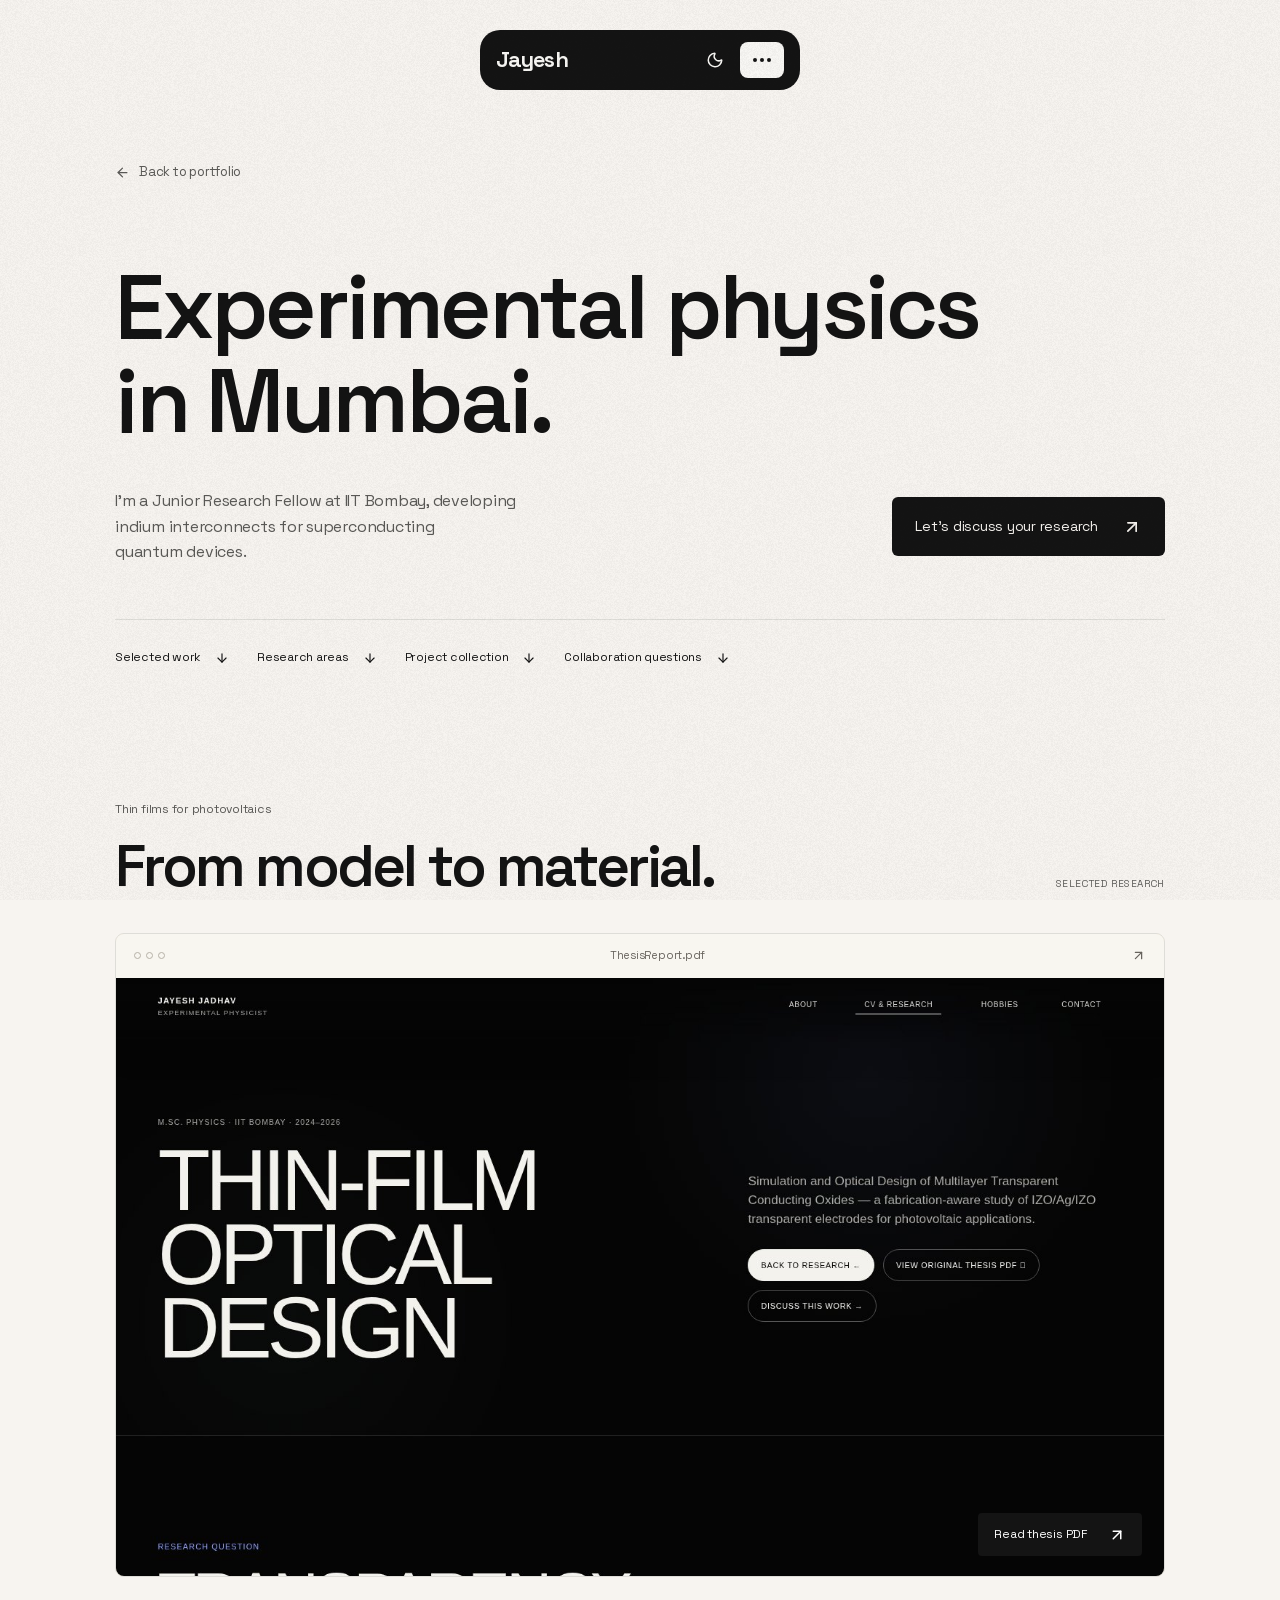
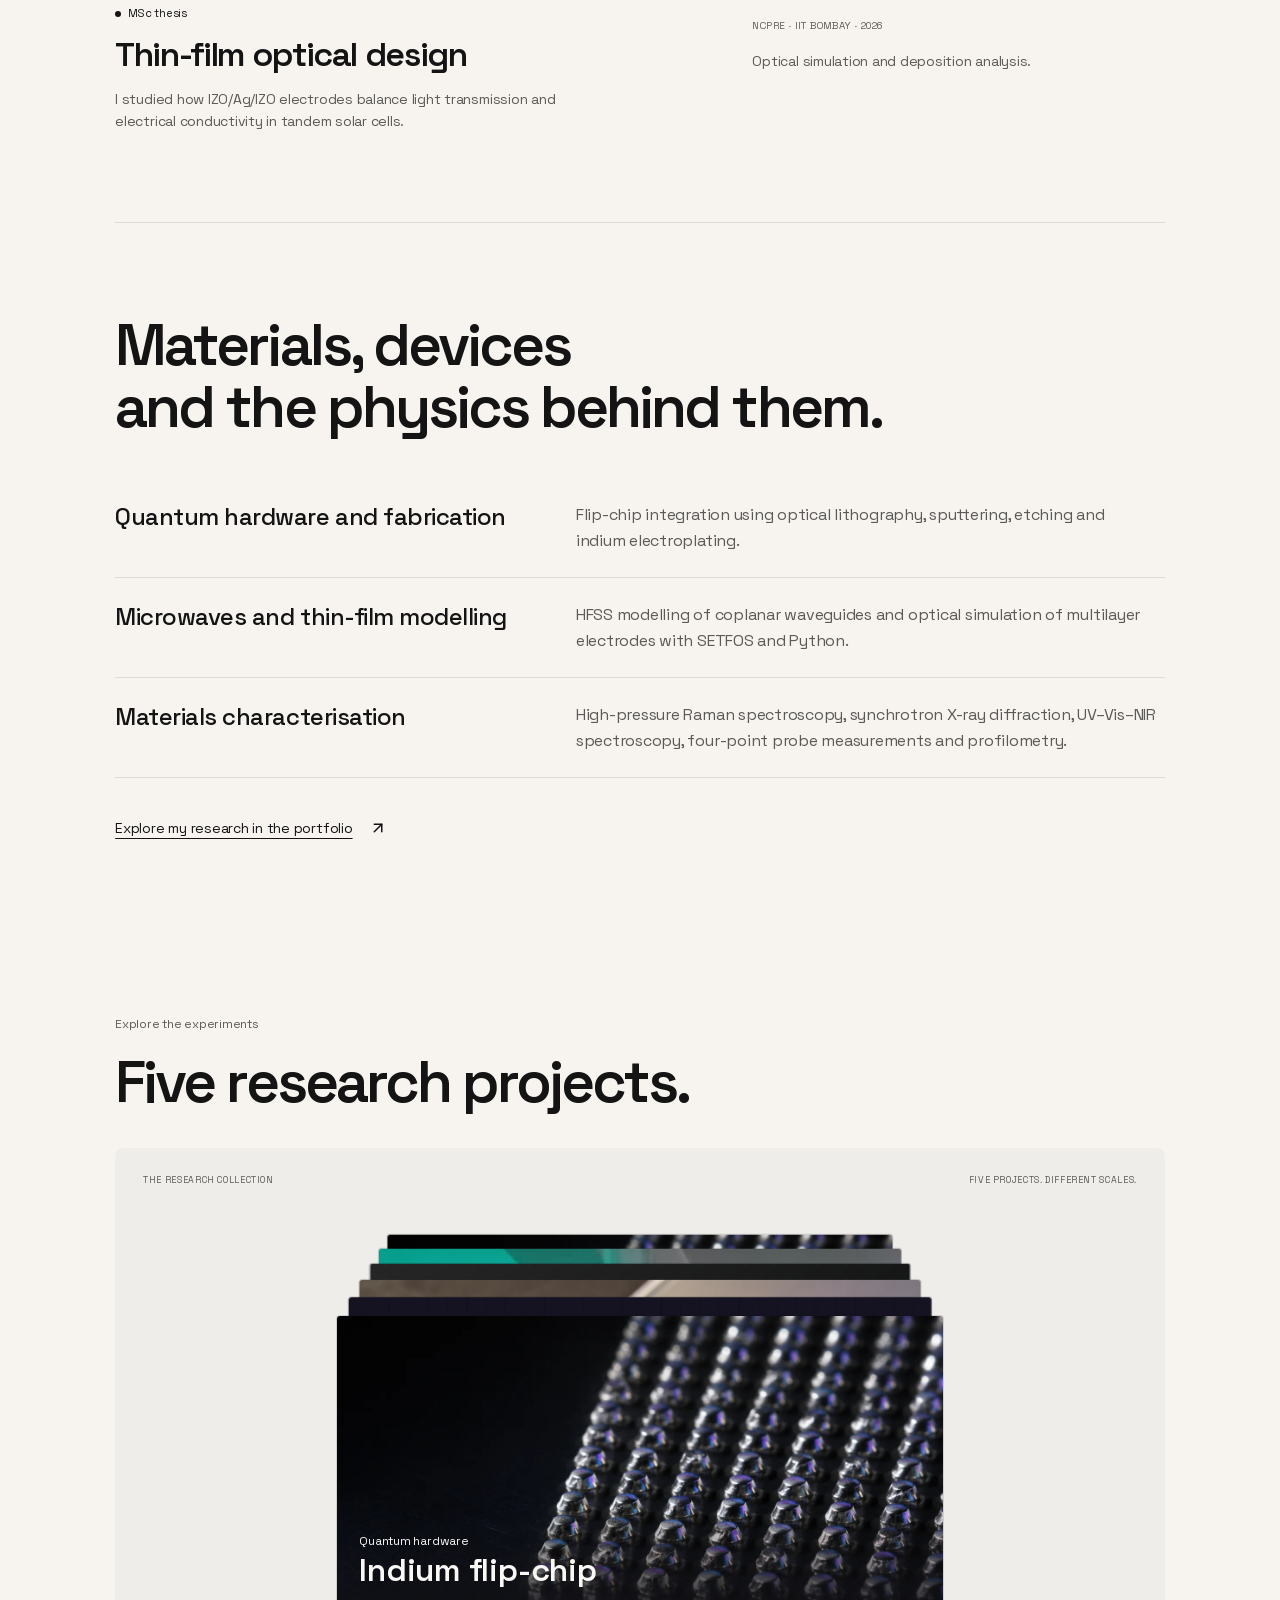
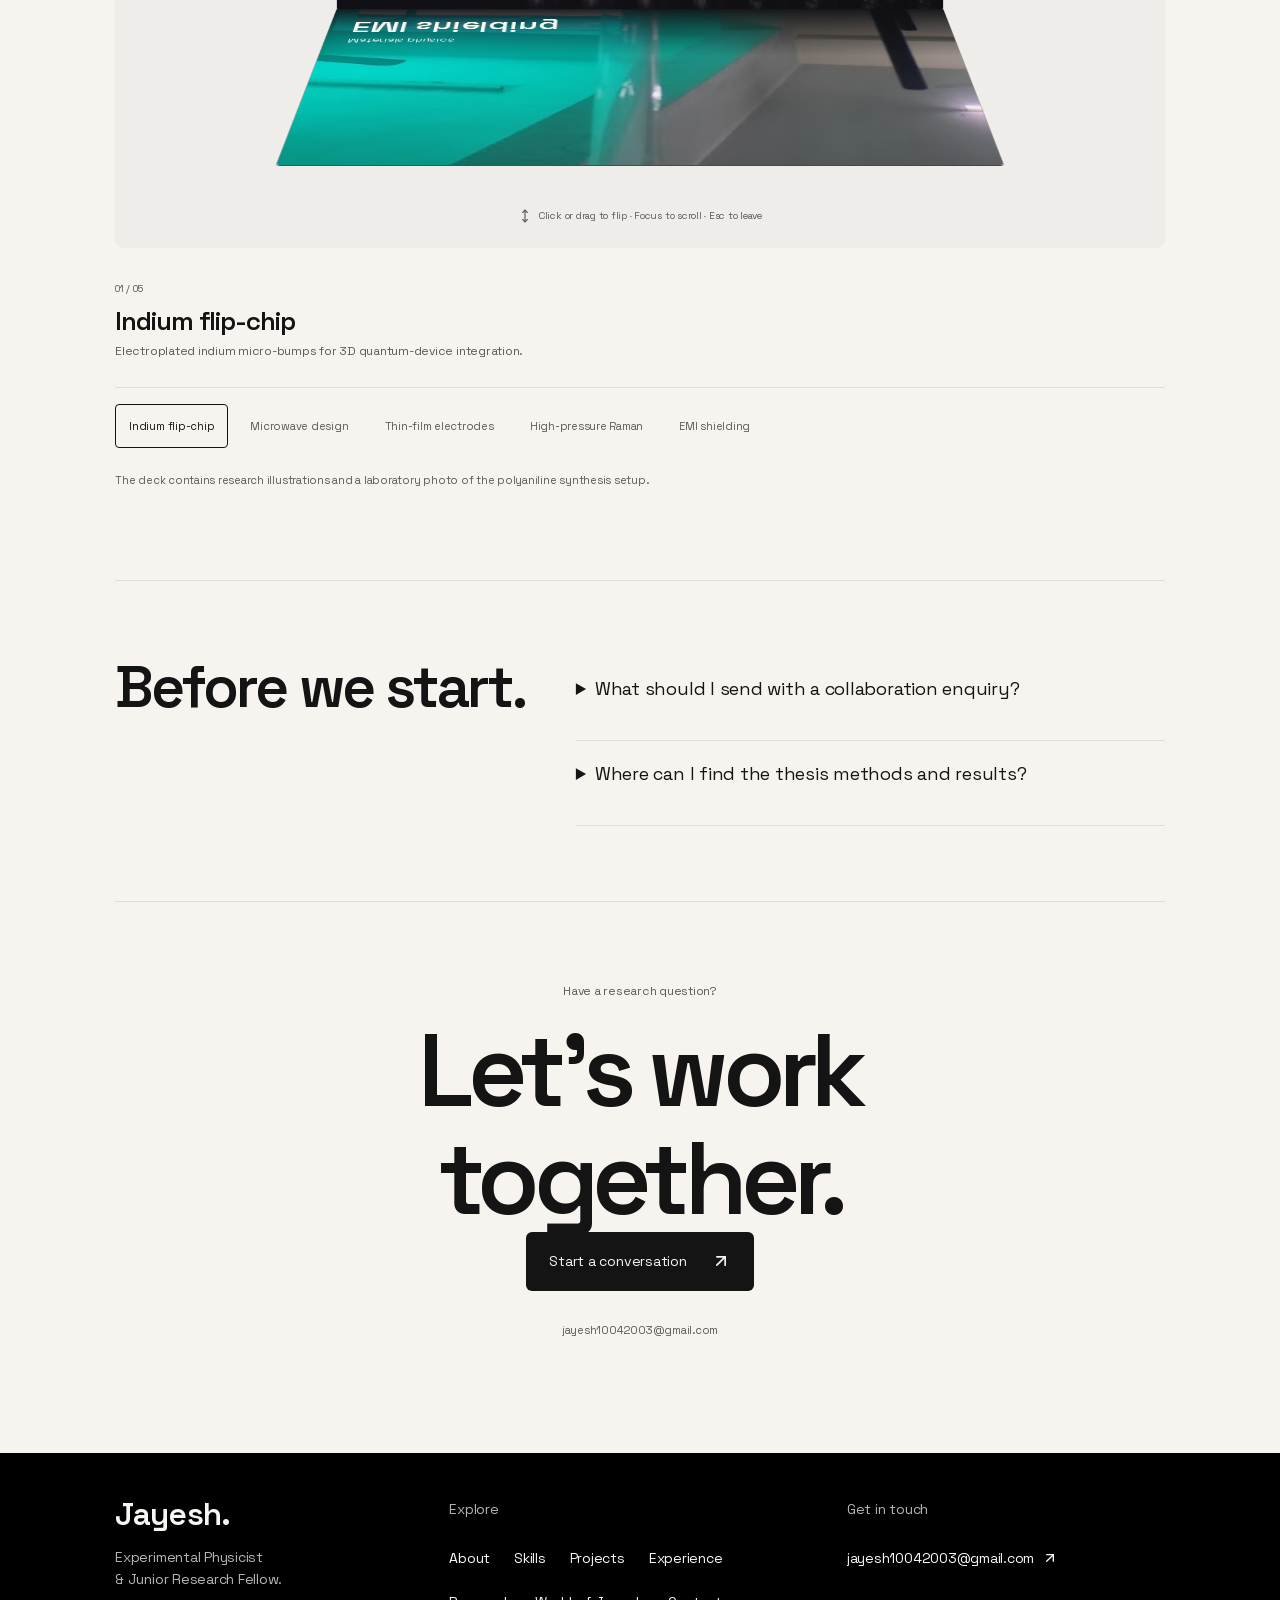
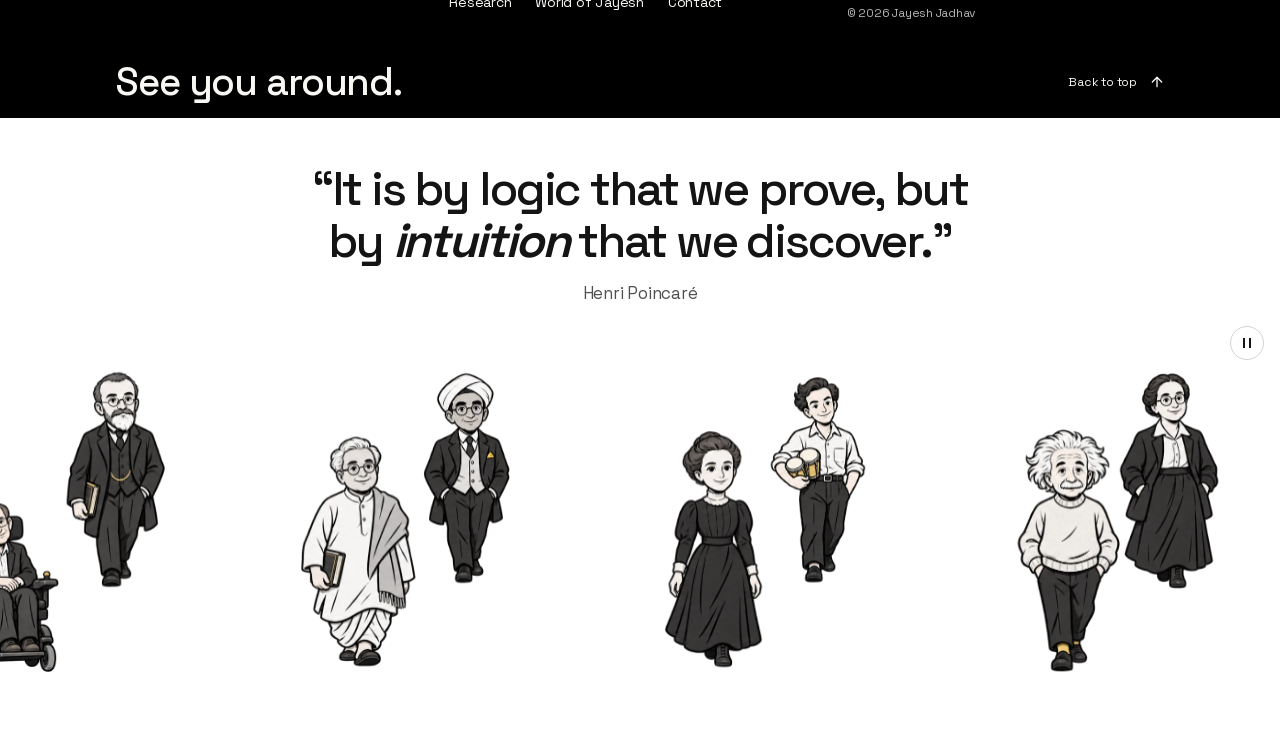
<file: research/index.html>
<!doctype html>
<html lang="en" class="fJfFLG_variable">
  <head>
    <meta charset="utf-8" />
    <meta
      name="viewport"
      content="width=device-width, initial-scale=1, viewport-fit=cover"
    />
    <title>Research Collaboration | Jayesh Jadhav</title>
    <meta
      name="description"
      content="Explore Jayesh Jadhav’s research in quantum hardware, thin-film optics and high-pressure spectroscopy, and get in touch about collaboration."
    />
    <meta
      property="og:title"
      content="Research Collaboration | Jayesh Jadhav"
    />
    <meta
      property="og:description"
      content="Research in quantum hardware, thin-film optics and high-pressure spectroscopy."
    />
    <meta property="og:type" content="website" />
    <link rel="icon" href="../assets/favicon.svg" type="image/svg+xml" />
    <link rel="stylesheet" href="../styles.css" />
    <link rel="stylesheet" href="../reference-crowd.css" />
    <link rel="stylesheet" href="research.css" />
    <link rel="stylesheet" href="../reference-overrides.css" />
    <script>
      try {
        document.documentElement.dataset.theme =
          localStorage.getItem("portfolio-theme") === "dark" ? "dark" : "light";
      } catch {
        document.documentElement.dataset.theme = "light";
      }
    </script>
    <script src="../reference-shell.js" defer></script>
    <script src="../reference-crowd.js" defer></script>
    <script src="deck.js" defer></script>
  </head>
  <body>
    <div class="freelance-page" id="top">
      <a class="skip-link" href="#research-main">Skip to content</a>
      <header class="site-header">
        <div class="header-inner">
          <a class="wordmark" href="../#about" aria-label="Jayesh Jadhav, home">
            <span class="wordmark-text">Jayesh</span>
          </a>
          <div class="header-actions">
            <button
              aria-label="Toggle dark mode"
              aria-pressed="false"
              class="wave-target icon-button theme-toggle"
            >
              <span
                class="wave-icon"
                aria-hidden="true"
                style="--wave-icon-size: 20px"
              >
                <span class="wave-icon-track">
                  <span>
                    <svg
                      xmlns="http://www.w3.org/2000/svg"
                      width="18"
                      height="18"
                      viewBox="0 0 24 24"
                      fill="none"
                      stroke="currentColor"
                      stroke-width="2"
                      stroke-linecap="round"
                      stroke-linejoin="round"
                      class="lucide lucide-moon"
                      aria-hidden="true"
                    >
                      <path
                        d="M20.985 12.486a9 9 0 1 1-9.473-9.472c.405-.022.617.46.402.803a6 6 0 0 0 8.268 8.268c.344-.215.825-.004.803.401"
                      ></path>
                    </svg>
                  </span>
                  <span>
                    <svg
                      xmlns="http://www.w3.org/2000/svg"
                      width="18"
                      height="18"
                      viewBox="0 0 24 24"
                      fill="none"
                      stroke="currentColor"
                      stroke-width="2"
                      stroke-linecap="round"
                      stroke-linejoin="round"
                      class="lucide lucide-moon"
                      aria-hidden="true"
                    >
                      <path
                        d="M20.985 12.486a9 9 0 1 1-9.473-9.472c.405-.022.617.46.402.803a6 6 0 0 0 8.268 8.268c.344-.215.825-.004.803.401"
                      ></path>
                    </svg>
                  </span>
                </span>
              </span>
            </button>
            <button
              type="button"
              class="icon-button nav-menu-trigger wave-target"
              aria-label="Navigation menu"
              aria-expanded="false"
              aria-controls="navigation-panel"
              aria-haspopup="dialog"
            >
              <span
                class="wave-icon"
                aria-hidden="true"
                style="--wave-icon-size: 24px"
              >
                <span class="wave-icon-track">
                  <span>
                    <svg
                      xmlns="http://www.w3.org/2000/svg"
                      width="24"
                      height="24"
                      viewBox="0 0 24 24"
                      fill="none"
                      stroke="currentColor"
                      stroke-width="2"
                      stroke-linecap="round"
                      stroke-linejoin="round"
                      class="lucide lucide-ellipsis"
                      aria-hidden="true"
                    >
                      <circle cx="12" cy="12" r="1"></circle>
                      <circle cx="19" cy="12" r="1"></circle>
                      <circle cx="5" cy="12" r="1"></circle>
                    </svg>
                  </span>
                  <span>
                    <svg
                      xmlns="http://www.w3.org/2000/svg"
                      width="24"
                      height="24"
                      viewBox="0 0 24 24"
                      fill="none"
                      stroke="currentColor"
                      stroke-width="2"
                      stroke-linecap="round"
                      stroke-linejoin="round"
                      class="lucide lucide-ellipsis"
                      aria-hidden="true"
                    >
                      <circle cx="12" cy="12" r="1"></circle>
                      <circle cx="19" cy="12" r="1"></circle>
                      <circle cx="5" cy="12" r="1"></circle>
                    </svg>
                  </span>
                </span>
              </span>
            </button>
          </div>
        </div>
      </header>
      <dialog
        id="navigation-panel"
        class="nav-dialog"
        aria-label="Navigation menu"
      >
        <div class="nav-panel">
          <div class="nav-panel-top">
            <button
              type="button"
              class="nav-panel-close"
              aria-label="Close navigation menu"
            >
              <span class="nav-menu-text">
                <span class="sr-only">close</span>
                <span aria-hidden="true">
                  <span class="nav-menu-piece">c</span>
                  <span class="nav-menu-piece">l</span>
                  <span class="nav-menu-piece">o</span>
                  <span class="nav-menu-piece">s</span>
                  <span class="nav-menu-piece">e</span>
                </span>
              </span>
              <span class="nav-close-circle nav-menu-piece">
                <svg
                  xmlns="http://www.w3.org/2000/svg"
                  width="23"
                  height="23"
                  viewBox="0 0 24 24"
                  fill="none"
                  stroke="currentColor"
                  stroke-width="2"
                  stroke-linecap="round"
                  stroke-linejoin="round"
                  class="lucide lucide-x"
                  aria-hidden="true"
                >
                  <path d="M18 6 6 18"></path>
                  <path d="m6 6 12 12"></path>
                </svg>
              </span>
            </button>
          </div>
          <nav class="nav-panel-links" aria-label="Site navigation">
            <div class="nav-menu-primary">
              <a href="../#projects">
                <span class="nav-menu-text">
                  <span class="sr-only">Projects</span>
                  <span aria-hidden="true">
                    <span class="nav-menu-piece">P</span>
                    <span class="nav-menu-piece">r</span>
                    <span class="nav-menu-piece">o</span>
                    <span class="nav-menu-piece">j</span>
                    <span class="nav-menu-piece">e</span>
                    <span class="nav-menu-piece">c</span>
                    <span class="nav-menu-piece">t</span>
                    <span class="nav-menu-piece">s</span>
                  </span>
                </span>
              </a>
              <a href="../#about">
                <span class="nav-menu-text">
                  <span class="sr-only">About</span>
                  <span aria-hidden="true">
                    <span class="nav-menu-piece">A</span>
                    <span class="nav-menu-piece">b</span>
                    <span class="nav-menu-piece">o</span>
                    <span class="nav-menu-piece">u</span>
                    <span class="nav-menu-piece">t</span>
                  </span>
                </span>
              </a>
              <a href="../#contact">
                <span class="nav-menu-text">
                  <span class="sr-only">Contact</span>
                  <span aria-hidden="true">
                    <span class="nav-menu-piece">C</span>
                    <span class="nav-menu-piece">o</span>
                    <span class="nav-menu-piece">n</span>
                    <span class="nav-menu-piece">t</span>
                    <span class="nav-menu-piece">a</span>
                    <span class="nav-menu-piece">c</span>
                    <span class="nav-menu-piece">t</span>
                  </span>
                </span>
              </a>
            </div>
            <div class="nav-menu-secondary">
              <a href="../#skills">
                <span class="nav-menu-text">
                  <span class="sr-only">Skills</span>
                  <span aria-hidden="true">
                    <span class="nav-menu-piece">S</span>
                    <span class="nav-menu-piece">k</span>
                    <span class="nav-menu-piece">i</span>
                    <span class="nav-menu-piece">l</span>
                    <span class="nav-menu-piece">l</span>
                    <span class="nav-menu-piece">s</span>
                  </span>
                </span>
              </a>
              <a href="../#experience">
                <span class="nav-menu-text">
                  <span class="sr-only">Experience</span>
                  <span aria-hidden="true">
                    <span class="nav-menu-piece">E</span>
                    <span class="nav-menu-piece">x</span>
                    <span class="nav-menu-piece">p</span>
                    <span class="nav-menu-piece">e</span>
                    <span class="nav-menu-piece">r</span>
                    <span class="nav-menu-piece">i</span>
                    <span class="nav-menu-piece">e</span>
                    <span class="nav-menu-piece">n</span>
                    <span class="nav-menu-piece">c</span>
                    <span class="nav-menu-piece">e</span>
                  </span>
                </span>
              </a>
              <a href="./" aria-current="page">
                <span class="nav-menu-text">
                  <span class="sr-only">Research</span>
                  <span aria-hidden="true">
                    <span class="nav-menu-piece">R</span>
                    <span class="nav-menu-piece">e</span>
                    <span class="nav-menu-piece">s</span>
                    <span class="nav-menu-piece">e</span>
                    <span class="nav-menu-piece">a</span>
                    <span class="nav-menu-piece">r</span>
                    <span class="nav-menu-piece">c</span>
                    <span class="nav-menu-piece">h</span>
                  </span>
                </span>
              </a>
              <a href="../world/">
                <span class="nav-menu-text">
                  <span class="sr-only">World of Jayesh</span>
                  <span aria-hidden="true">
                    <span class="nav-menu-piece">W</span>
                    <span class="nav-menu-piece">o</span>
                    <span class="nav-menu-piece">r</span>
                    <span class="nav-menu-piece">l</span>
                    <span class="nav-menu-piece">d</span>
                    <span class="nav-menu-piece"> </span>
                    <span class="nav-menu-piece">o</span>
                    <span class="nav-menu-piece">f</span>
                    <span class="nav-menu-piece"> </span>
                    <span class="nav-menu-piece">J</span>
                    <span class="nav-menu-piece">a</span>
                    <span class="nav-menu-piece">y</span>
                    <span class="nav-menu-piece">e</span>
                    <span class="nav-menu-piece">s</span>
                    <span class="nav-menu-piece">h</span>
                  </span>
                </span>
              </a>
            </div>
          </nav>
          <div class="nav-panel-footer">
            <a class="nav-panel-email" href="mailto:jayesh10042003@gmail.com">
              <span class="nav-menu-text">
                <span class="sr-only">jayesh10042003@gmail.com</span>
                <span aria-hidden="true">
                  <span class="nav-menu-piece">j</span>
                  <span class="nav-menu-piece">a</span>
                  <span class="nav-menu-piece">y</span>
                  <span class="nav-menu-piece">e</span>
                  <span class="nav-menu-piece">s</span>
                  <span class="nav-menu-piece">h</span>
                  <span class="nav-menu-piece">1</span>
                  <span class="nav-menu-piece">0</span>
                  <span class="nav-menu-piece">0</span>
                  <span class="nav-menu-piece">4</span>
                  <span class="nav-menu-piece">2</span>
                  <span class="nav-menu-piece">0</span>
                  <span class="nav-menu-piece">0</span>
                  <span class="nav-menu-piece">3</span>
                  <span class="nav-menu-piece">@</span>
                  <span class="nav-menu-piece">g</span>
                  <span class="nav-menu-piece">m</span>
                  <span class="nav-menu-piece">a</span>
                  <span class="nav-menu-piece">i</span>
                  <span class="nav-menu-piece">l</span>
                  <span class="nav-menu-piece">.</span>
                  <span class="nav-menu-piece">c</span>
                  <span class="nav-menu-piece">o</span>
                  <span class="nav-menu-piece">m</span>
                </span>
              </span>
            </a>
            <div class="nav-panel-socials">
              <a
                class="nav-menu-piece"
                href="https://www.instagram.com/jayesh10042003/"
                aria-label="Instagram"
                target="_blank"
                rel="noopener noreferrer"
              >
                <svg
                  class="platform-logo"
                  viewBox="0 0 24 24"
                  width="18"
                  height="18"
                  fill="currentColor"
                  aria-hidden="true"
                  focusable="false"
                >
                  <path
                    d="M7.0301.084c-1.2768.0602-2.1487.264-2.911.5634-.7888.3075-1.4575.72-2.1228 1.3877-.6652.6677-1.075 1.3368-1.3802 2.127-.2954.7638-.4956 1.6365-.552 2.914-.0564 1.2775-.0689 1.6882-.0626 4.947.0062 3.2586.0206 3.6671.0825 4.9473.061 1.2765.264 2.1482.5635 2.9107.308.7889.72 1.4573 1.388 2.1228.6679.6655 1.3365 1.0743 2.1285 1.38.7632.295 1.6361.4961 2.9134.552 1.2773.056 1.6884.069 4.9462.0627 3.2578-.0062 3.668-.0207 4.9478-.0814 1.28-.0607 2.147-.2652 2.9098-.5633.7889-.3086 1.4578-.72 2.1228-1.3881.665-.6682 1.0745-1.3378 1.3795-2.1284.2957-.7632.4966-1.636.552-2.9124.056-1.2809.0692-1.6898.063-4.948-.0063-3.2583-.021-3.6668-.0817-4.9465-.0607-1.2797-.264-2.1487-.5633-2.9117-.3084-.7889-.72-1.4568-1.3876-2.1228C21.2982 1.33 20.628.9208 19.8378.6165 19.074.321 18.2017.1197 16.9244.0645 15.6471.0093 15.236-.005 11.977.0014 8.718.0076 8.31.0215 7.0301.0839m.1402 21.6932c-1.17-.0509-1.8053-.2453-2.2287-.408-.5606-.216-.96-.4771-1.3819-.895-.422-.4178-.6811-.8186-.9-1.378-.1644-.4234-.3624-1.058-.4171-2.228-.0595-1.2645-.072-1.6442-.079-4.848-.007-3.2037.0053-3.583.0607-4.848.05-1.169.2456-1.805.408-2.2282.216-.5613.4762-.96.895-1.3816.4188-.4217.8184-.6814 1.3783-.9003.423-.1651 1.0575-.3614 2.227-.4171 1.2655-.06 1.6447-.072 4.848-.079 3.2033-.007 3.5835.005 4.8495.0608 1.169.0508 1.8053.2445 2.228.408.5608.216.96.4754 1.3816.895.4217.4194.6816.8176.9005 1.3787.1653.4217.3617 1.056.4169 2.2263.0602 1.2655.0739 1.645.0796 4.848.0058 3.203-.0055 3.5834-.061 4.848-.051 1.17-.245 1.8055-.408 2.2294-.216.5604-.4763.96-.8954 1.3814-.419.4215-.8181.6811-1.3783.9-.4224.1649-1.0577.3617-2.2262.4174-1.2656.0595-1.6448.072-4.8493.079-3.2045.007-3.5825-.006-4.848-.0608M16.953 5.5864A1.44 1.44 0 1 0 18.39 4.144a1.44 1.44 0 0 0-1.437 1.4424M5.8385 12.012c.0067 3.4032 2.7706 6.1557 6.173 6.1493 3.4026-.0065 6.157-2.7701 6.1506-6.1733-.0065-3.4032-2.771-6.1565-6.174-6.1498-3.403.0067-6.156 2.771-6.1496 6.1738M8 12.0077a4 4 0 1 1 4.008 3.9921A3.9996 3.9996 0 0 1 8 12.0077"
                  ></path>
                </svg>
              </a>
              <a
                class="nav-menu-piece"
                href="https://github.com/jayeshofphysics"
                aria-label="GitHub"
                target="_blank"
                rel="noopener noreferrer"
              >
                <svg
                  class="platform-logo"
                  viewBox="0 0 24 24"
                  width="18"
                  height="18"
                  fill="currentColor"
                  aria-hidden="true"
                  focusable="false"
                >
                  <path
                    d="M12 .297c-6.63 0-12 5.373-12 12 0 5.303 3.438 9.8 8.205 11.385.6.113.82-.258.82-.577 0-.285-.01-1.04-.015-2.04-3.338.724-4.042-1.61-4.042-1.61C4.422 18.07 3.633 17.7 3.633 17.7c-1.087-.744.084-.729.084-.729 1.205.084 1.838 1.236 1.838 1.236 1.07 1.835 2.809 1.305 3.495.998.108-.776.417-1.305.76-1.605-2.665-.3-5.466-1.332-5.466-5.93 0-1.31.465-2.38 1.235-3.22-.135-.303-.54-1.523.105-3.176 0 0 1.005-.322 3.3 1.23.96-.267 1.98-.399 3-.405 1.02.006 2.04.138 3 .405 2.28-1.552 3.285-1.23 3.285-1.23.645 1.653.24 2.873.12 3.176.765.84 1.23 1.91 1.23 3.22 0 4.61-2.805 5.625-5.475 5.92.42.36.81 1.096.81 2.22 0 1.606-.015 2.896-.015 3.286 0 .315.21.69.825.57C20.565 22.092 24 17.592 24 12.297c0-6.627-5.373-12-12-12"
                  ></path>
                </svg>
              </a>
              <a
                class="nav-menu-piece"
                href="https://www.linkedin.com/in/jayeshjadhaviitbphysics/"
                aria-label="LinkedIn"
                target="_blank"
                rel="noopener noreferrer"
              >
                <svg
                  class="platform-logo"
                  viewBox="0 0 24 24"
                  width="18"
                  height="18"
                  fill="currentColor"
                  aria-hidden="true"
                  focusable="false"
                >
                  <path
                    d="M20.447 20.452h-3.554v-5.569c0-1.328-.027-3.037-1.852-3.037-1.853 0-2.136 1.445-2.136 2.939v5.667H9.351V9h3.414v1.561h.046c.477-.9 1.637-1.85 3.37-1.85 3.601 0 4.267 2.37 4.267 5.455v6.286zM5.337 7.433c-1.144 0-2.063-.926-2.063-2.065 0-1.138.92-2.063 2.063-2.063 1.14 0 2.064.925 2.064 2.063 0 1.139-.925 2.065-2.064 2.065zm1.782 13.019H3.555V9h3.564v11.452zM22.225 0H1.771C.792 0 0 .774 0 1.729v20.542C0 23.227.792 24 1.771 24h20.451C23.2 24 24 23.227 24 22.271V1.729C24 .774 23.2 0 22.222 0h.003z"
                  ></path>
                </svg>
              </a>
            </div>
          </div>
        </div>
      </dialog>
      <main id="research-main" tabindex="-1">
        <header class="freelance-hero wrap">
          <a class="freelance-back" href="../">
            <svg
              xmlns="http://www.w3.org/2000/svg"
              width="15"
              height="15"
              viewBox="0 0 24 24"
              fill="none"
              stroke="currentColor"
              stroke-width="2"
              stroke-linecap="round"
              stroke-linejoin="round"
              class="lucide lucide-arrow-left"
              aria-hidden="true"
            >
              <path d="m12 19-7-7 7-7"></path>
              <path d="M19 12H5"></path></svg
            >Back to portfolio</a
          >
          <div class="freelance-hero-heading">
            <h1>Experimental physics<br />in Mumbai.</h1>
          </div>
          <div class="freelance-hero-bottom">
            <p>
              I’m a Junior Research Fellow at IIT Bombay, developing indium
              interconnects for superconducting quantum devices.
            </p>
            <a
              class="fl-primary"
              href="mailto:jayesh10042003@gmail.com?subject=Research%20collaboration"
              >Let’s discuss your research
              <svg
                xmlns="http://www.w3.org/2000/svg"
                width="20"
                height="20"
                viewBox="0 0 24 24"
                fill="none"
                stroke="currentColor"
                stroke-width="2"
                stroke-linecap="round"
                stroke-linejoin="round"
                class="lucide lucide-arrow-up-right"
                aria-hidden="true"
              >
                <path d="M7 7h10v10"></path>
                <path d="M7 17 17 7"></path>
              </svg>
            </a>
          </div>
          <nav class="freelance-jump" aria-label="On this page">
            <a href="#selected-work"
              >Selected work
              <svg
                xmlns="http://www.w3.org/2000/svg"
                width="14"
                height="14"
                viewBox="0 0 24 24"
                fill="none"
                stroke="currentColor"
                stroke-width="2"
                stroke-linecap="round"
                stroke-linejoin="round"
                class="lucide lucide-arrow-down"
                aria-hidden="true"
              >
                <path d="M12 5v14"></path>
                <path d="m19 12-7 7-7-7"></path>
              </svg>
            </a>
            <a href="#research-areas"
              >Research areas
              <svg
                xmlns="http://www.w3.org/2000/svg"
                width="14"
                height="14"
                viewBox="0 0 24 24"
                fill="none"
                stroke="currentColor"
                stroke-width="2"
                stroke-linecap="round"
                stroke-linejoin="round"
                class="lucide lucide-arrow-down"
                aria-hidden="true"
              >
                <path d="M12 5v14"></path>
                <path d="m19 12-7 7-7-7"></path>
              </svg>
            </a>
            <a href="#project-collection"
              >Project collection
              <svg
                xmlns="http://www.w3.org/2000/svg"
                width="14"
                height="14"
                viewBox="0 0 24 24"
                fill="none"
                stroke="currentColor"
                stroke-width="2"
                stroke-linecap="round"
                stroke-linejoin="round"
                class="lucide lucide-arrow-down"
                aria-hidden="true"
              >
                <path d="M12 5v14"></path>
                <path d="m19 12-7 7-7-7"></path>
              </svg>
            </a>
            <a href="#collaboration-questions"
              >Collaboration questions
              <svg
                xmlns="http://www.w3.org/2000/svg"
                width="14"
                height="14"
                viewBox="0 0 24 24"
                fill="none"
                stroke="currentColor"
                stroke-width="2"
                stroke-linecap="round"
                stroke-linejoin="round"
                class="lucide lucide-arrow-down"
                aria-hidden="true"
              >
                <path d="M12 5v14"></path>
                <path d="m19 12-7 7-7-7"></path>
              </svg>
            </a>
          </nav>
        </header>
        <section
          class="freelance-work wrap"
          id="selected-work"
          aria-labelledby="work-heading"
        >
          <div class="fl-section-heading">
            <div>
              <span class="fl-eyebrow">Thin films for photovoltaics</span>
              <h2 id="work-heading">From model to material.</h2>
            </div>
            <span class="fl-small-label">SELECTED RESEARCH</span>
          </div>
          <a
            class="elite-preview"
            href="https://jayeshofphysics.github.io/JayeshJadhav/Assets/ThesisReport.pdf"
            aria-label="Read thesis PDF"
          >
            <div class="elite-browser">
              <span aria-hidden="true">
                <i></i>
                <i></i>
                <i></i>
              </span>
              <span>ThesisReport.pdf</span>
              <svg
                xmlns="http://www.w3.org/2000/svg"
                width="15"
                height="15"
                viewBox="0 0 24 24"
                fill="none"
                stroke="currentColor"
                stroke-width="2"
                stroke-linecap="round"
                stroke-linejoin="round"
                class="lucide lucide-arrow-up-right"
                aria-hidden="true"
              >
                <path d="M7 7h10v10"></path>
                <path d="M7 17 17 7"></path>
              </svg>
            </div>
            <div class="elite-image">
              <img
                src="thesis-preview.jpg"
                width="1440"
                height="824"
                loading="lazy"
                decoding="async"
                alt=""
              />
            </div>
            <span class="elite-visit"
              >Read thesis PDF
              <svg
                xmlns="http://www.w3.org/2000/svg"
                width="18"
                height="18"
                viewBox="0 0 24 24"
                fill="none"
                stroke="currentColor"
                stroke-width="2"
                stroke-linecap="round"
                stroke-linejoin="round"
                class="lucide lucide-arrow-up-right"
                aria-hidden="true"
              >
                <path d="M7 7h10v10"></path>
                <path d="M7 17 17 7"></path>
              </svg>
            </span>
          </a>
          <div class="elite-details">
            <div>
              <span class="fl-live"> <span></span> MSc thesis</span>
              <h3>Thin-film optical design</h3>
              <p>
                I studied how IZO/Ag/IZO electrodes balance light transmission
                and electrical conductivity in tandem solar cells.
              </p>
            </div>
            <div class="elite-delivery">
              <span>NCPRE · IIT BOMBAY · 2026</span>
              <p>Optical simulation and deposition analysis.</p>
            </div>
          </div>
        </section>
        <section
          class="freelance-services wrap"
          id="research-areas"
          aria-labelledby="services-heading"
        >
          <h2 id="services-heading">
            Materials, devices<br />and the physics behind them.
          </h2>
          <div class="freelance-service-list">
            <article>
              <h3>Quantum hardware and fabrication</h3>
              <p>
                Flip-chip integration using optical lithography, sputtering,
                etching and indium electroplating.
              </p>
            </article>
            <article>
              <h3>Microwaves and thin-film modelling</h3>
              <p>
                HFSS modelling of coplanar waveguides and optical simulation
                of multilayer electrodes with SETFOS and Python.
              </p>
            </article>
            <article>
              <h3>Materials characterisation</h3>
              <p>
                High-pressure Raman spectroscopy, synchrotron X-ray diffraction,
                UV–Vis–NIR spectroscopy, four-point probe measurements and
                profilometry.
              </p>
            </article>
          </div>
          <a class="freelance-engineering-link" href="../#projects"
            >Explore my research in the portfolio
            <svg
              xmlns="http://www.w3.org/2000/svg"
              width="18"
              height="18"
              viewBox="0 0 24 24"
              fill="none"
              stroke="currentColor"
              stroke-width="2"
              stroke-linecap="round"
              stroke-linejoin="round"
              class="lucide lucide-arrow-up-right"
              aria-hidden="true"
            >
              <path d="M7 7h10v10"></path>
              <path d="M7 17 17 7"></path>
            </svg>
          </a>
        </section>
        <section
          class="freelance-demos wrap"
          id="project-collection"
          aria-labelledby="demo-heading"
        >
          <div class="fl-section-heading">
            <div>
              <span class="fl-eyebrow">Explore the experiments</span>
              <h2 id="demo-heading">Five research projects.</h2>
            </div>
          </div>
          <div class="demo-collection">
            <div
              class="td-root"
              role="region"
              aria-roledescription="carousel"
              aria-label="Research project collection"
              aria-describedby="deck-instructions"
              tabindex="0"
              data-project-deck=""
            >
              <div class="deck-stage-label">
                <span>THE RESEARCH COLLECTION</span>
                <span>FIVE PROJECTS. DIFFERENT SCALES.</span>
              </div>
              <div class="td-scene" aria-hidden="true">
                <div class="td-card" data-card="0">
                  <img
                    src="../assets/indium.webp"
                    alt=""
                    width="1440"
                    height="699"
                    draggable="false"
                    decoding="async"
                  />
                  <div class="research-card-copy">
                    <span>Quantum hardware</span>
                    <strong>Indium flip-chip</strong>
                  </div>
                </div>
                <div class="td-card" data-card="1">
                  <img
                    src="../assets/cpw.webp"
                    alt=""
                    width="1440"
                    height="699"
                    draggable="false"
                    decoding="async"
                  />
                  <div class="research-card-copy">
                    <span>Superconducting circuits</span>
                    <strong>Microwave design</strong>
                  </div>
                </div>
                <div class="td-card" data-card="2">
                  <img
                    src="../assets/optics.webp"
                    alt=""
                    width="1440"
                    height="699"
                    draggable="false"
                    decoding="async"
                  />
                  <div class="research-card-copy">
                    <span>Tandem photovoltaics</span>
                    <strong>Thin-film electrodes</strong>
                  </div>
                </div>
                <div class="td-card" data-card="3">
                  <img
                    src="../assets/raman.svg"
                    alt=""
                    width="1440"
                    height="699"
                    draggable="false"
                    decoding="async"
                  />
                  <div class="research-card-copy">
                    <span>Spectroscopy</span>
                    <strong>High-pressure Raman</strong>
                  </div>
                </div>
                <div class="td-card" data-card="4">
                  <img
                    src="pani.jpg"
                    alt=""
                    width="1440"
                    height="699"
                    draggable="false"
                    decoding="async"
                  />
                  <div class="research-card-copy">
                    <span>Materials physics</span>
                    <strong>EMI shielding</strong>
                  </div>
                </div>
                <div class="td-card" data-card="0">
                  <img
                    src="../assets/indium.webp"
                    alt=""
                    width="1440"
                    height="699"
                    draggable="false"
                    decoding="async"
                  />
                  <div class="research-card-copy">
                    <span>Quantum hardware</span>
                    <strong>Indium flip-chip</strong>
                  </div>
                </div>
                <div class="td-card" data-card="1">
                  <img
                    src="../assets/cpw.webp"
                    alt=""
                    width="1440"
                    height="699"
                    draggable="false"
                    decoding="async"
                  />
                  <div class="research-card-copy">
                    <span>Superconducting circuits</span>
                    <strong>Microwave design</strong>
                  </div>
                </div>
                <div class="td-card" data-card="2">
                  <img
                    src="../assets/optics.webp"
                    alt=""
                    width="1440"
                    height="699"
                    draggable="false"
                    decoding="async"
                  />
                  <div class="research-card-copy">
                    <span>Tandem photovoltaics</span>
                    <strong>Thin-film electrodes</strong>
                  </div>
                </div>
                <div class="td-card" data-card="3">
                  <img
                    src="../assets/raman.svg"
                    alt=""
                    width="1440"
                    height="699"
                    draggable="false"
                    decoding="async"
                  />
                  <div class="research-card-copy">
                    <span>Spectroscopy</span>
                    <strong>High-pressure Raman</strong>
                  </div>
                </div>
                <div class="td-card" data-card="4">
                  <img
                    src="pani.jpg"
                    alt=""
                    width="1440"
                    height="699"
                    draggable="false"
                    decoding="async"
                  />
                  <div class="research-card-copy">
                    <span>Materials physics</span>
                    <strong>EMI shielding</strong>
                  </div>
                </div>
              </div>
              <span class="deck-hint" id="deck-instructions">
                <svg
                  xmlns="http://www.w3.org/2000/svg"
                  width="14"
                  height="14"
                  viewBox="0 0 24 24"
                  fill="none"
                  stroke="currentColor"
                  stroke-width="2"
                  stroke-linecap="round"
                  stroke-linejoin="round"
                  class="lucide lucide-move-vertical"
                  aria-hidden="true"
                >
                  <path d="M12 2v20"></path>
                  <path d="m8 18 4 4 4-4"></path>
                  <path d="m8 6 4-4 4 4"></path></svg
                >Click or drag to flip · Focus to scroll · Esc to leave</span
              >
            </div>
            <div class="deck-caption">
              <div aria-live="polite" aria-atomic="true">
                <span class="deck-index"
                  >01<!-- -->
                  /
                  <!-- -->05</span
                >
                <h3>Indium flip-chip</h3>
                <p>
                  Electroplated indium micro-bumps for 3D quantum-device
                  integration.
                </p>
              </div>
            </div>
            <div class="demo-categories" aria-label="Choose a project">
              <button
                type="button"
                aria-pressed="true"
                data-description="Electroplated indium micro-bumps for 3D quantum-device integration."
              >
                Indium flip-chip
              </button>
              <button
                type="button"
                aria-pressed="false"
                data-description="Superconducting coplanar waveguides modelled in HFSS."
              >
                Microwave design
              </button>
              <button
                type="button"
                aria-pressed="false"
                data-description="Optical modelling and fabrication-aware design of IZO/Ag/IZO stacks."
              >
                Thin-film electrodes
              </button>
              <button
                type="button"
                aria-pressed="false"
                data-description="Diamond-anvil-cell spectroscopy at Bhabha Atomic Research Centre."
              >
                High-pressure Raman
              </button>
              <button
                type="button"
                aria-pressed="false"
                data-description="Polyaniline and magnetite synthesis for an EMI shielding composite."
              >
                EMI shielding
              </button>
            </div>
          </div>
          <p class="demo-disclaimer">
            The deck contains research illustrations and a laboratory photo of
            the polyaniline synthesis setup.
          </p>
        </section>
        <section
          class="freelance-questions wrap"
          id="collaboration-questions"
          aria-labelledby="questions-heading"
        >
          <h2 id="questions-heading">Before we start.</h2>
          <div>
            <details>
              <summary>
                What should I send with a collaboration enquiry?
              </summary>
              <p>
                Share your research question, the material or device you’re
                studying, and the measurement or model you have in mind.
              </p>
            </details>
            <details>
              <summary>Where can I find the thesis methods and results?</summary>
              <p>
                Chapter 2 of the <a href="#selected-work">thesis PDF</a> covers
                the simulations and results. Chapter 3 compares sputtering and
                thermal evaporation.
              </p>
            </details>
          </div>
        </section>
        <section
          class="freelance-cta wrap"
          aria-labelledby="freelance-cta-heading"
        >
          <span class="fl-eyebrow">Have a research question?</span>
          <h2 id="freelance-cta-heading">Let’s work<br />together.</h2>
          <a
            class="fl-primary"
            href="mailto:jayesh10042003@gmail.com?subject=Research%20collaboration"
            >Start a conversation<svg
              xmlns="http://www.w3.org/2000/svg"
              width="20"
              height="20"
              viewBox="0 0 24 24"
              fill="none"
              stroke="currentColor"
              stroke-width="2"
              stroke-linecap="round"
              stroke-linejoin="round"
              class="lucide lucide-arrow-up-right"
              aria-hidden="true"
            >
              <path d="M7 7h10v10"></path>
              <path d="M7 17 17 7"></path>
            </svg>
          </a>
          <a class="freelance-email" href="mailto:jayesh10042003@gmail.com"
            >jayesh10042003@gmail.com</a
          >
        </section>
      </main>
      <footer class="site-footer">
        <div class="footer-top wrap">
          <div class="footer-identity">
            <h2>Jayesh.</h2>
            <p>Experimental Physicist<br />&amp; Junior Research Fellow.</p>
          </div>
          <nav aria-label="Footer navigation">
            <p>Explore</p>
            <div>
              <a class="wave-target" href="../#about">
                <span class="wave-text">
                  <span class="sr-only">About</span>
                  <span class="wave-words" aria-hidden="true">
                    <span class="wave-window">
                      <span class="wave-glyph" data-char="About">About</span>
                    </span>
                  </span>
                </span>
              </a>
              <a class="wave-target" href="../#skills">
                <span class="wave-text">
                  <span class="sr-only">Skills</span>
                  <span class="wave-words" aria-hidden="true">
                    <span class="wave-window">
                      <span class="wave-glyph" data-char="Skills">Skills</span>
                    </span>
                  </span>
                </span>
              </a>
              <a class="wave-target" href="../#projects">
                <span class="wave-text">
                  <span class="sr-only">Projects</span>
                  <span class="wave-words" aria-hidden="true">
                    <span class="wave-window">
                      <span class="wave-glyph" data-char="Projects"
                        >Projects</span
                      >
                    </span>
                  </span>
                </span>
              </a>
              <a class="wave-target" href="../#experience">
                <span class="wave-text">
                  <span class="sr-only">Experience</span>
                  <span class="wave-words" aria-hidden="true">
                    <span class="wave-window">
                      <span class="wave-glyph" data-char="Experience"
                        >Experience</span
                      >
                    </span>
                  </span>
                </span>
              </a>
              <a class="wave-target" href="./">
                <span class="wave-text">
                  <span class="sr-only">Research</span>
                  <span aria-hidden="true" class="wave-words">
                    <span class="wave-window">
                      <span class="wave-glyph" data-char="Research"
                        >Research</span
                      >
                    </span>
                  </span>
                </span>
              </a>
              <a class="wave-target" href="../world/">
                <span class="wave-text">
                  <span class="sr-only">World of Jayesh</span>
                  <span aria-hidden="true" class="wave-words">
                    <span class="wave-window">
                      <span class="wave-glyph" data-char="World">World</span>
                    </span>
                    <span class="wave-window">
                      <span class="wave-glyph" data-char="of">of</span>
                    </span>
                    <span class="wave-window">
                      <span class="wave-glyph" data-char="Jayesh">Jayesh</span>
                    </span>
                  </span>
                </span>
              </a>
              <a class="wave-target" href="../#contact">
                <span class="wave-text">
                  <span class="sr-only">Contact</span>
                  <span class="wave-words" aria-hidden="true">
                    <span class="wave-window">
                      <span class="wave-glyph" data-char="Contact"
                        >Contact</span
                      >
                    </span>
                  </span>
                </span>
              </a>
            </div>
          </nav>
          <div class="footer-contact">
            <p>Get in touch</p>
            <a class="wave-target" href="mailto:jayesh10042003@gmail.com">
              <span class="wave-text">
                <span class="sr-only">jayesh10042003@gmail.com</span>
                <span aria-hidden="true" class="wave-words">
                  <span class="wave-window">
                    <span
                      class="wave-glyph"
                      data-char="jayesh10042003@gmail.com"
                      >jayesh10042003@gmail.com</span
                    >
                  </span>
                </span>
              </span>
              <svg
                xmlns="http://www.w3.org/2000/svg"
                width="16"
                height="16"
                viewBox="0 0 24 24"
                fill="none"
                stroke="currentColor"
                stroke-width="2"
                stroke-linecap="round"
                stroke-linejoin="round"
                class="lucide lucide-arrow-up-right"
                aria-hidden="true"
              >
                <path d="M7 7h10v10"></path>
                <path d="M7 17 17 7"></path>
              </svg>
            </a>
            <span>© 2026 Jayesh Jadhav</span>
          </div>
        </div>
        <div class="footer-finale">
          <div class="footer-finale-heading wrap">
            <p>See you around.</p>
            <a href="#top"
              >Back to top
              <svg
                xmlns="http://www.w3.org/2000/svg"
                width="16"
                height="16"
                viewBox="0 0 24 24"
                fill="none"
                stroke="currentColor"
                stroke-width="2"
                stroke-linecap="round"
                stroke-linejoin="round"
                class="lucide lucide-arrow-up"
                aria-hidden="true"
              >
                <path d="m5 12 7-7 7 7"></path>
                <path d="M12 19V5"></path>
              </svg>
            </a>
          </div>
          <div class="footer-exhibit" id="footer-quote">
            <figure class="footer-quotation wrap">
              <blockquote>
                <p>“It is by logic that we prove, but by <em>intuition</em> that we discover.”</p>
              </blockquote>
              <figcaption>Henri Poincaré</figcaption>
            </figure>
            <p id="physicist-crowd-description" class="sr-only">
              Cartoons of Henri Poincaré, Albert Einstein, Marie Curie, C. V. Raman,
              Satyendra Nath Bose, Richard Feynman, Emmy Noether, and Stephen Hawking
              cross the scene.
            </p>
            <button
              type="button"
              class="footer-crowd-scene"
              aria-label="Pause physicist animation"
              aria-describedby="physicist-crowd-description"
              aria-pressed="false"
              data-ready="false"
              disabled
            >
              <canvas class="footer-crowd-layer footer-crowd-back" aria-hidden="true"></canvas>
              <canvas class="footer-crowd-layer footer-crowd-front" aria-hidden="true"></canvas>
              <span class="footer-crowd-control" aria-hidden="true"></span>
            </button>
          </div>
        </div>
      </footer>
    </div>
  </body>
</html>
</file>
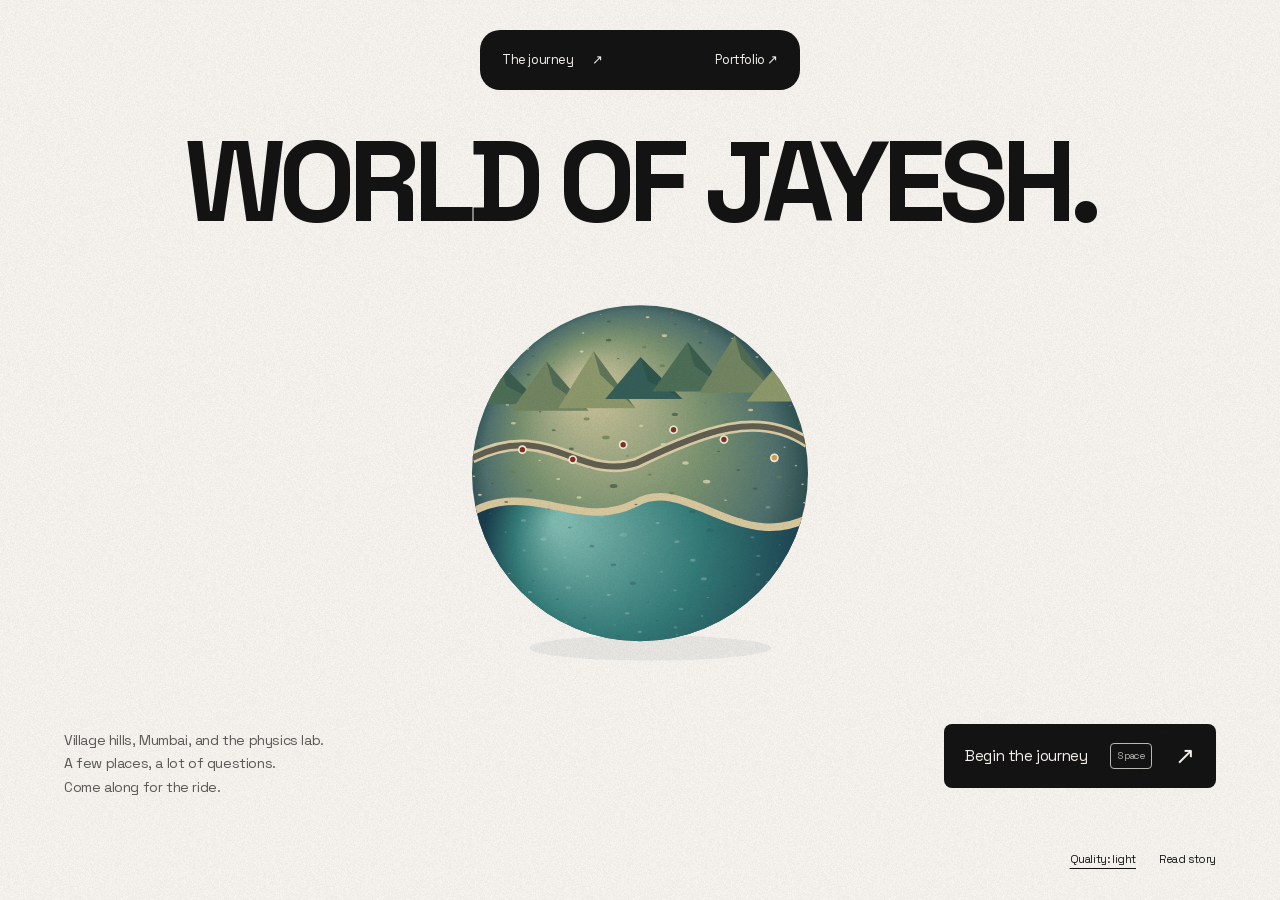
<file: world/index.html>
<!doctype html>
<html lang="en" class="fJfFLG_variable">
<head>
  <meta charset="utf-8">
  <meta name="viewport" content="width=device-width, initial-scale=1">
  <meta name="description" content="Explore Jayesh Jadhav’s journey from village hills to experimental physics and quantum hardware in Mumbai.">
  <meta property="og:title" content="World of Jayesh | A journey through experimental physics">
  <meta property="og:description" content="An illustrated world with chapters on trekking, photography, and experimental physics.">
  <title>World of Jayesh | A journey through experimental physics</title>
  <link rel="icon" type="image/svg+xml" href="../assets/favicon.svg">
  <link rel="stylesheet" href="../styles.css">
  <link rel="stylesheet" href="world.css">
  <script src="world.js" defer></script>
</head>
<body class="world-page">
  <main class="jayesh-world" id="world-main">
    <div class="world-stage" aria-hidden="true"><canvas id="landscape"></canvas></div>
    <div class="world-interface" data-entered="false">
      <header class="world-header">
        <nav aria-label="World controls">
          <button id="journey-button" type="button" aria-expanded="false" aria-controls="journey-map">The journey <span aria-hidden="true">↗︎</span></button>
          <a href="../">Portfolio <span aria-hidden="true">↗︎</span></a>
        </nav>
      </header>
      <section class="world-intro" aria-labelledby="world-title">
        <h1 id="world-title">WORLD OF <span>JAYESH.</span></h1>
        <p>Village hills, Mumbai, and the physics lab.<br> A few places, a lot of questions.<br>Come along for the ride.</p>
        <div class="world-intro-actions">
          <button class="world-launch" id="world-launch" type="button" aria-keyshortcuts="Space" aria-haspopup="dialog" aria-controls="world-mode-dialog">
            Begin the journey <kbd aria-hidden="true">Space</kbd><span aria-hidden="true">↗︎</span>
          </button>
        </div>
      </section>
      <section class="world-location" hidden>
        <span class="world-pin" aria-hidden="true"></span>
        <div><strong id="world-place"></strong><span id="world-place-detail"></span></div>
      </section>
      <div class="world-dashboard" hidden>
        <span class="world-route-dot" aria-hidden="true"></span>
        <div><strong id="world-progress">01 <small>/ 06</small></strong><span>Chapter</span></div>
      </div>
      <div class="world-ride-controls" hidden>
        <button id="previous-stop" type="button" aria-label="Previous chapter">←</button>
        <button id="ride-toggle" type="button">Autopilot</button>
        <button id="next-stop" type="button" aria-label="Next chapter">→</button>
      </div>
      <div class="world-touch" hidden aria-label="Manual controls">
        <div><button type="button" data-direction="left" aria-label="Move left">←</button><button type="button" data-direction="right" aria-label="Move right">→</button></div>
        <div><button type="button" data-direction="down" aria-label="Move back">↓</button><button type="button" data-direction="up" aria-label="Move forward">↑</button></div>
      </div>
      <section class="world-dialogue" hidden aria-labelledby="world-chapter-title">
        <div class="world-dialogue-heading"><strong id="world-chapter-label"></strong><span>Illustrated journey</span></div>
        <h2 id="world-chapter-title" aria-live="polite"></h2>
        <p id="world-chapter-text"></p>
        <div class="world-dialogue-footer">
          <button id="hide-chapter" type="button">Back to the road</button>
          <button id="continue-chapter" type="button">Next chapter <span aria-hidden="true">↗︎</span></button>
        </div>
      </section>
      <footer class="world-bottom">
        <div class="world-help" id="world-help"></div>
        <div>
          <button type="button" id="chapter-button" hidden>Show chapter</button>
          <button type="button" id="quality-button" aria-pressed="false">Quality: light</button>
          <a id="read-story" href="#journey-story">Read story</a>
        </div>
      </footer>
    </div>
    <dialog id="world-mode-dialog" class="world-mode-dialog" aria-labelledby="world-mode-title">
      <form method="dialog"><button class="world-mode-close" type="submit" aria-label="Close journey options">×</button></form>
      <h2 id="world-mode-title">How would you like to explore?</h2>
      <button type="button" class="world-mode" data-mode="manual"><span>Explore by yourself<small>Move through chapters · WASD / arrow keys</small></span><span aria-hidden="true">↗︎</span></button>
      <button type="button" class="world-mode" data-mode="auto"><span>Autopilot<small>Sit back · stop at every chapter</small></span><span aria-hidden="true">↗︎</span></button>
      <p class="world-mode-hint">Or press Space to explore by yourself.</p>
    </dialog>
    <dialog class="world-map-panel" id="journey-map" aria-labelledby="journey-map-title">
      <div class="world-map-heading">
        <h2 id="journey-map-title">The journey</h2>
        <form method="dialog"><button type="submit" aria-label="Close journey chapters">×</button></form>
      </div>
      <p>Choose a chapter to explore.</p>
      <ol id="world-map-list"></ol>
    </dialog>
    <dialog class="world-reading-overlay" id="story-dialog" aria-labelledby="journey-heading">
      <form method="dialog"><button class="world-read-close" type="submit">← Back to the journey</button></form>
    </dialog>
    <section class="world-readable" id="journey-story" aria-labelledby="journey-heading">
      <a class="story-return" href="../">← Back to portfolio</a>
      <h2 id="journey-heading">A ride through my journey.</h2>
      <p>From the hills to the physics lab, with stops along the way. The landscape is an illustration.</p>
      <article data-place="Village hills" data-detail="Home · The outdoors">
        <p class="chapter-meta">Home · The outdoors</p>
        <h3>Where the trail begins.</h3>
        <p>I grew up in a village near hills. I still like getting outside to trek or take photographs.</p>
      </article>
      <article data-place="Lovely Professional University" data-detail="2022–2023 · Materials research">
        <p class="chapter-meta">2022–2023 · Materials research</p>
        <h3>An early experiment in shielding.</h3>
        <p>I studied a polyaniline and magnetite composite for electromagnetic interference shielding. The project brought materials fabrication and characterization together.</p>
      </article>
      <article data-place="Behind the lens" data-detail="Photography · IIT Bombay">
        <p class="chapter-meta">Photography · IIT Bombay</p>
        <h3>Looking more closely.</h3>
        <p>Photography gives me a reason to slow down and pay attention to light. I was part of IIT Bombay’s photography team at Inter IIT 7.0 in 2024.</p>
        <figure><img src="woodland.webp" alt="Light falling across a tree-lined road" loading="lazy" width="213" height="320"><figcaption>From Jayesh’s photography gallery</figcaption></figure>
      </article>
      <article data-place="BARC and INDUS-2" data-detail="2025 · High-pressure spectroscopy">
        <p class="chapter-meta">2025 · High-pressure spectroscopy</p>
        <h3>Watching a material under pressure.</h3>
        <p>At BARC, I studied the Raman spectrum of Na₂Cu₂TeO₆ in a diamond-anvil cell. Related high-pressure X-ray diffraction measurements took me to INDUS-2 at RRCAT.</p>
      </article>
      <article data-place="NCPRE · IIT Bombay" data-detail="2025–2026 · MSc thesis">
        <p class="chapter-meta">2025–2026 · MSc thesis</p>
        <h3>Getting light through an electrode.</h3>
        <p>My MSc research looked at transparent electrodes for tandem solar cells. I modelled and studied thin layers of indium zinc oxide and silver to balance transmission and conductivity.</p>
      </article>
      <article data-place="IIT Bombay" data-detail="2026–present · Quantum hardware">
        <p class="chapter-meta">2026–present · Quantum hardware</p>
        <h3>Making connections at a smaller scale.</h3>
        <p>As a Junior Research Fellow, I work on indium flip-chip interconnects and 3D integration for quantum devices.</p>
        <figure><img src="city.webp" alt="Figures on an elevated walkway with high-rise buildings in the distance" loading="lazy" width="320" height="193"><figcaption>From Jayesh’s photography gallery</figcaption></figure>
      </article>
    </section>
    <noscript><style>.world-interface,.world-stage{display:none}.world-readable{display:block;padding:2rem 6vw}</style></noscript>
  </main>
</body>
</html>
</file>
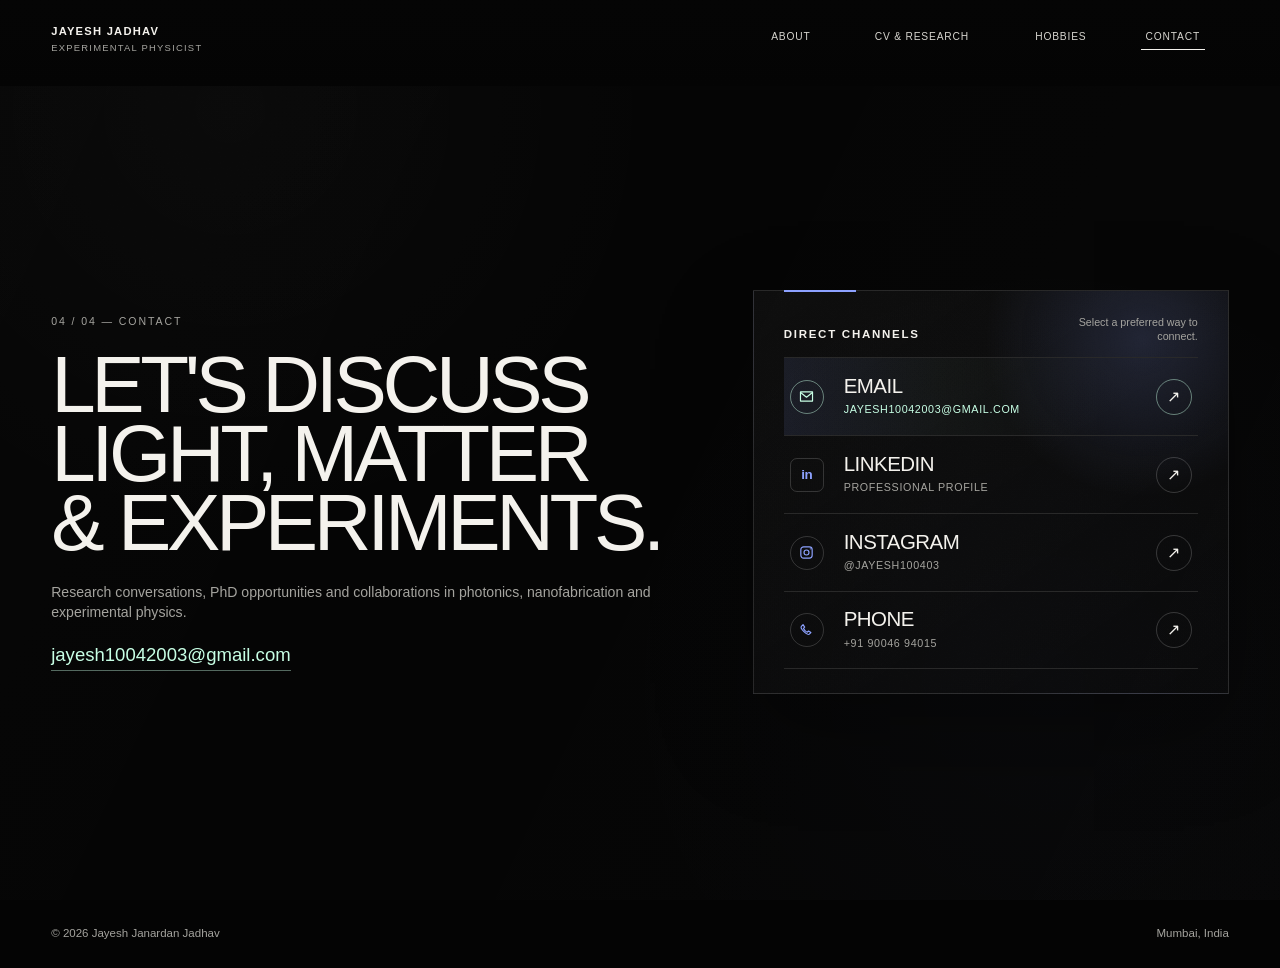
<file: contact.html>
<!DOCTYPE html><html lang="en"><head><meta charset="utf-8"/><meta content="width=device-width,initial-scale=1" name="viewport"/><meta content="Contact Jayesh Jadhav for research opportunities and collaborations." name="description"/><meta content="#070707" name="theme-color"/><title>Jayesh Jadhav — Contact</title><link href="style.css" rel="stylesheet"/><link href="enhancements.css" rel="stylesheet"/><link href="contact-tuning.css" rel="stylesheet"/><script defer="" src="app.js"></script></head><body><a class="skip-link" href="#content">Skip to content</a><header class="site-header"><div class="shell header-row"><a class="brand" href="index.html">Jayesh Jadhav<span>Experimental physicist</span></a><button aria-expanded="false" aria-label="Open navigation" class="menu">☰</button><nav class="nav"><a href="index.html">About</a><a href="research.html">CV &amp; Research</a><a href="hobbies.html">Hobbies</a><a class="active" href="contact.html">Contact</a></nav></div></header><main class="contact-page" id="content"><div class="shell contact-layout"><div class="contact-copy"><p class="kicker">04 / 04 — Contact</p><h1 class="contact-title">Let's discuss<br/>light, matter<br/>&amp; experiments.</h1><p class="contact-note">Research conversations, PhD opportunities and collaborations in photonics, nanofabrication and experimental physics.</p><a class="contact-mail" href="mailto:jayesh10042003@gmail.com">jayesh10042003@gmail.com</a></div><aside aria-label="Direct contact channels" class="contact-panel"><div class="contact-panel-heading"><span>Direct channels</span><p>Select a preferred way to connect.</p></div><div class="contact-links"><a class="contact-email-link" href="mailto:jayesh10042003@gmail.com"><span aria-hidden="true" class="contact-symbol"><svg viewBox="0 0 24 24"><path d="M3.5 5.5h17v13h-17z"/><path d="m4.5 7 7.5 6 7.5-6"/></svg></span><span class="contact-link-copy"><strong>Email</strong><small>jayesh10042003@gmail.com</small></span><span aria-hidden="true" class="contact-arrow">↗</span></a><a href="https://www.linkedin.com/in/jayeshjadhaviitbphysics" rel="noreferrer" target="_blank"><span aria-hidden="true" class="contact-symbol contact-symbol-linkedin">in</span><span class="contact-link-copy"><strong>LinkedIn</strong><small>Professional profile</small></span><span aria-hidden="true" class="contact-arrow">↗</span></a><a href="https://www.instagram.com/jayesh100403/" rel="noreferrer" target="_blank"><span aria-hidden="true" class="contact-symbol"><svg viewBox="0 0 24 24"><rect x="4" y="4" width="16" height="16" rx="4"/><circle cx="12" cy="12" r="3.5"/><circle cx="17.4" cy="6.8" r=".8" class="contact-symbol-fill"/></svg></span><span class="contact-link-copy"><strong>Instagram</strong><small>@jayesh100403</small></span><span aria-hidden="true" class="contact-arrow">↗</span></a><a href="tel:+919004694015"><span aria-hidden="true" class="contact-symbol"><svg viewBox="0 0 24 24"><path d="M7.1 3.8 4.8 6.1c-.9.9.2 4.1 3.6 7.5s6.6 4.5 7.5 3.6l2.3-2.3-3.3-2.2-1.7 1.7c-.9-.3-2-.9-3.3-2.2-1.3-1.3-1.9-2.4-2.2-3.3l1.7-1.7z"/></svg></span><span class="contact-link-copy"><strong>Phone</strong><small>+91 90046 94015</small></span><span aria-hidden="true" class="contact-arrow">↗</span></a></div></aside></div></main><footer class="footer"><div class="shell footer-row"><span>© <span data-year=""></span> Jayesh Janardan Jadhav</span><span>Mumbai, India</span></div></footer></body></html>
</file>
<file: styles.css>
/* Core layout, theme, components and typography. Adapted from the reference design with permission. */
@font-face{font-family:Space Grotesk;font-style:normal;font-weight:300 700;font-display:swap;src:url(assets/reference-fonts/edb5f85793adc1bb-s.0v2ipp7s07_p9.woff2)format("woff2");unicode-range:U+102-103,U+110-111,U+128-129,U+168-169,U+1A0-1A1,U+1AF-1B0,U+300-301,U+303-304,U+308-309,U+323,U+329,U+1EA0-1EF9,U+20AB}@font-face{font-family:Space Grotesk;font-style:normal;font-weight:300 700;font-display:swap;src:url(assets/reference-fonts/92b6de9cb55945e2-s.44ks8kcggj012.woff2)format("woff2");unicode-range:U+100-2BA,U+2BD-2C5,U+2C7-2CC,U+2CE-2D7,U+2DD-2FF,U+304,U+308,U+329,U+1D00-1DBF,U+1E00-1E9F,U+1EF2-1EFF,U+2020,U+20A0-20AB,U+20AD-20C4,U+2113,U+2C60-2C7F,U+A720-A7FF}@font-face{font-family:Space Grotesk;font-style:normal;font-weight:300 700;font-display:swap;src:url(assets/reference-fonts/237858b39a32779d-s.p.1ii7211jqpzi_.woff2)format("woff2");unicode-range:U+??,U+131,U+152-153,U+2BB-2BC,U+2C6,U+2DA,U+2DC,U+304,U+308,U+329,U+2000-206F,U+20AC,U+2122,U+2191,U+2193,U+2212,U+2215,U+FEFF,U+FFFD}@font-face{font-family:Space Grotesk Fallback;src:local(Arial);ascent-override:89.71%;descent-override:26.62%;line-gap-override:0.0%;size-adjust:109.69%}.fJfFLG_className{font-family:Space Grotesk,Space Grotesk Fallback;font-style:normal}.fJfFLG_variable{--font-space-grotesk:"Space Grotesk", "Space Grotesk Fallback"}
@layer properties{@supports (((-webkit-hyphens:none)) and (not (margin-trim:inline))) or ((-moz-orient:inline) and (not (color:rgb(from red r g b)))){*,:before,:after,::backdrop{--tw-rotate-x:initial;--tw-rotate-y:initial;--tw-rotate-z:initial;--tw-skew-x:initial;--tw-skew-y:initial;--tw-space-y-reverse:0;--tw-border-style:solid;--tw-font-weight:initial;--tw-shadow:0 0 #0000;--tw-shadow-color:initial;--tw-shadow-alpha:100%;--tw-inset-shadow:0 0 #0000;--tw-inset-shadow-color:initial;--tw-inset-shadow-alpha:100%;--tw-ring-color:initial;--tw-ring-shadow:0 0 #0000;--tw-inset-ring-color:initial;--tw-inset-ring-shadow:0 0 #0000;--tw-ring-inset:initial;--tw-ring-offset-width:0px;--tw-ring-offset-color:#fff;--tw-ring-offset-shadow:0 0 #0000;--tw-blur:initial;--tw-brightness:initial;--tw-contrast:initial;--tw-grayscale:initial;--tw-hue-rotate:initial;--tw-invert:initial;--tw-opacity:initial;--tw-saturate:initial;--tw-sepia:initial;--tw-drop-shadow:initial;--tw-drop-shadow-color:initial;--tw-drop-shadow-alpha:100%;--tw-drop-shadow-size:initial}}}@layer theme{:root,:host{--spacing:.25rem;--font-weight-semibold:600;--default-font-family:var(--font-space-grotesk);--default-mono-font-family:var(--font-space-grotesk)}}@layer base{*,:after,:before,::backdrop{box-sizing:border-box;border:0 solid;margin:0;padding:0}::file-selector-button{box-sizing:border-box;border:0 solid;margin:0;padding:0}html,:host{-webkit-text-size-adjust:100%;tab-size:4;line-height:1.5;font-family:var(--default-font-family,ui-sans-serif, system-ui, sans-serif, "Apple Color Emoji", "Segoe UI Emoji", "Segoe UI Symbol", "Noto Color Emoji");font-feature-settings:var(--default-font-feature-settings,normal);font-variation-settings:var(--default-font-variation-settings,normal);-webkit-tap-highlight-color:transparent}hr{height:0;color:inherit;border-top-width:1px}abbr:where([title]){-webkit-text-decoration:underline dotted;text-decoration:underline dotted}h1,h2,h3,h4,h5,h6{font-size:inherit;font-weight:inherit}a{color:inherit;-webkit-text-decoration:inherit;-webkit-text-decoration:inherit;-webkit-text-decoration:inherit;-webkit-text-decoration:inherit;text-decoration:inherit}b,strong{font-weight:bolder}code,kbd,samp,pre{font-family:var(--default-mono-font-family,ui-monospace, SFMono-Regular, Menlo, Monaco, Consolas, "Liberation Mono", "Courier New", monospace);font-feature-settings:var(--default-mono-font-feature-settings,normal);font-variation-settings:var(--default-mono-font-variation-settings,normal);font-size:1em}small{font-size:80%}sub,sup{vertical-align:baseline;font-size:75%;line-height:0;position:relative}sub{bottom:-.25em}sup{top:-.5em}table{text-indent:0;border-color:inherit;border-collapse:collapse}:-moz-focusring{outline:auto}progress{vertical-align:baseline}summary{display:list-item}ol,ul,menu{list-style:none}img,svg,video,canvas,audio,iframe,embed,object{vertical-align:middle;display:block}img,video{max-width:100%;height:auto}button,input,select,optgroup,textarea{font:inherit;font-feature-settings:inherit;font-variation-settings:inherit;letter-spacing:inherit;color:inherit;opacity:1;background-color:#0000;border-radius:0}::file-selector-button{font:inherit;font-feature-settings:inherit;font-variation-settings:inherit;letter-spacing:inherit;color:inherit;opacity:1;background-color:#0000;border-radius:0}:where(select:is([multiple],[size])) optgroup{font-weight:bolder}:where(select:is([multiple],[size])) optgroup option{padding-inline-start:20px}::file-selector-button{margin-inline-end:4px}::placeholder{opacity:1}@supports (not ((-webkit-appearance:-apple-pay-button))) or (contain-intrinsic-size:1px){::placeholder{color:currentColor}@supports (color:color-mix(in lab, red, red)){::placeholder{color:color-mix(in oklab, currentcolor 50%, transparent)}}}textarea{resize:vertical}::-webkit-search-decoration{-webkit-appearance:none}::-webkit-date-and-time-value{min-height:1lh;text-align:inherit}::-webkit-datetime-edit{display:inline-flex}::-webkit-datetime-edit-fields-wrapper{padding:0}::-webkit-datetime-edit{padding-block:0}::-webkit-datetime-edit-year-field{padding-block:0}::-webkit-datetime-edit-month-field{padding-block:0}::-webkit-datetime-edit-day-field{padding-block:0}::-webkit-datetime-edit-hour-field{padding-block:0}::-webkit-datetime-edit-minute-field{padding-block:0}::-webkit-datetime-edit-second-field{padding-block:0}::-webkit-datetime-edit-millisecond-field{padding-block:0}::-webkit-datetime-edit-meridiem-field{padding-block:0}::-webkit-calendar-picker-indicator{line-height:1}:-moz-ui-invalid{box-shadow:none}button,input:where([type=button],[type=reset],[type=submit]){appearance:button}::file-selector-button{appearance:button}::-webkit-inner-spin-button{height:auto}::-webkit-outer-spin-button{height:auto}[hidden]:where(:not([hidden=until-found])){display:none!important}}@layer components;@layer utilities{.invisible{visibility:hidden}.visible{visibility:visible}.sr-only{clip-path:inset(50%);white-space:nowrap;border-width:0;width:1px;height:1px;margin:-1px;padding:0;position:absolute;overflow:hidden}.fixed{position:fixed}.static{position:static}.sticky{position:sticky}.\!start{inset-inline-start:var(--spacing)!important}.start{inset-inline-start:var(--spacing)}.end{inset-inline-end:var(--spacing)}.isolate{isolation:isolate}.mb-2{margin-bottom:calc(var(--spacing) * 2)}.block{display:block}.contents{display:contents}.grid{display:grid}.hidden{display:none}.inline{display:inline}.transform{transform:var(--tw-rotate-x,) var(--tw-rotate-y,) var(--tw-rotate-z,) var(--tw-skew-x,) var(--tw-skew-y,)}.resize{resize:both}.list-decimal{list-style-type:decimal}.list-disc{list-style-type:disc}:where(.space-y-1>:not(:last-child)){--tw-space-y-reverse:0;margin-block-start:calc(calc(var(--spacing) * 1) * var(--tw-space-y-reverse));margin-block-end:calc(calc(var(--spacing) * 1) * calc(1 - var(--tw-space-y-reverse)))}.rounded{border-radius:.25rem}.border{border-style:var(--tw-border-style);border-width:1px}.pl-4{padding-left:calc(var(--spacing) * 4)}.text-end{text-align:end}.text-start{text-align:start}.font-semibold{--tw-font-weight:var(--font-weight-semibold);font-weight:var(--font-weight-semibold)}.underline{text-decoration-line:underline}.underline-offset-2{text-underline-offset:2px}.shadow{--tw-shadow:0 1px 3px 0 var(--tw-shadow-color,#0000001a), 0 1px 2px -1px var(--tw-shadow-color,#0000001a);box-shadow:var(--tw-inset-shadow), var(--tw-inset-ring-shadow), var(--tw-ring-offset-shadow), var(--tw-ring-shadow), var(--tw-shadow)}.ring{--tw-ring-shadow:var(--tw-ring-inset,) 0 0 0 calc(1px + var(--tw-ring-offset-width)) var(--tw-ring-color,currentcolor);box-shadow:var(--tw-inset-shadow), var(--tw-inset-ring-shadow), var(--tw-ring-offset-shadow), var(--tw-ring-shadow), var(--tw-shadow)}.blur{--tw-blur:blur(8px);filter:var(--tw-blur,) var(--tw-brightness,) var(--tw-contrast,) var(--tw-grayscale,) var(--tw-hue-rotate,) var(--tw-invert,) var(--tw-saturate,) var(--tw-sepia,) var(--tw-drop-shadow,)}.filter{filter:var(--tw-blur,) var(--tw-brightness,) var(--tw-contrast,) var(--tw-grayscale,) var(--tw-hue-rotate,) var(--tw-invert,) var(--tw-saturate,) var(--tw-sepia,) var(--tw-drop-shadow,)}.last\:mb-0:last-child{margin-bottom:calc(var(--spacing) * 0)}}:root{--sc-canvas:#08090b;--sc-surface:#101217;--sc-ink:#f4f2ef;--sc-ink-soft:#9a9ba1;--sc-accent:#d8ff3e;--sc-accent-ink:#08090b;--sc-hairline:var(--sc-ink)}@supports (color:color-mix(in lab, red, red)){:root{--sc-hairline:color-mix(in oklab, var(--sc-ink) 12%, transparent)}}:root{--sc-hairline-strong:var(--sc-ink)}@supports (color:color-mix(in lab, red, red)){:root{--sc-hairline-strong:color-mix(in oklab, var(--sc-ink) 22%, transparent)}}:root{--sc-font-display:"Instrument Sans", "Geist", system-ui, sans-serif;--sc-font-text:"Geist", system-ui, sans-serif;--sc-font-mono:"Geist Mono", ui-monospace, monospace;--sc-t-xs:clamp(.75rem, .72rem + .15vw, .82rem);--sc-t-sm:clamp(.875rem, .84rem + .18vw, .95rem);--sc-t-base:clamp(1rem, .96rem + .22vw, 1.125rem);--sc-t-lg:clamp(1.2rem, 1.1rem + .5vw, 1.5rem);--sc-t-xl:clamp(1.6rem, 1.35rem + 1.2vw, 2.25rem);--sc-t-2xl:clamp(2.1rem, 1.6rem + 2.4vw, 3.4rem);--sc-t-3xl:clamp(2.8rem, 1.9rem + 4.2vw, 5rem);--sc-t-4xl:clamp(3.4rem, 1.9rem + 6.6vw, 7.5rem);--sc-track-tight:-.035em;--sc-track-snug:-.02em;--sc-track-normal:-.005em;--sc-track-wide:.08em;--sc-leading-none:.94;--sc-leading-tight:1.06;--sc-leading-body:1.62;--sc-measure:62ch;--sc-1:.25rem;--sc-2:.5rem;--sc-3:.75rem;--sc-4:1rem;--sc-5:1.5rem;--sc-6:2rem;--sc-7:3rem;--sc-8:4rem;--sc-9:6rem;--sc-10:8rem;--sc-11:12rem;--sc-section:clamp(4.5rem, 9vw, 11rem);--sc-gutter:clamp(1.25rem, 5vw, 5.5rem);--sc-maxw:82rem;--sc-r-sm:6px;--sc-r-md:12px;--sc-r-lg:20px;--sc-r-pill:999px;--sc-shadow-color:220 40% 2%;--sc-e1:0 1px 2px hsl(var(--sc-shadow-color) / .28), 0 2px 6px -1px hsl(var(--sc-shadow-color) / .2);--sc-e2:0 2px 4px hsl(var(--sc-shadow-color) / .24), 0 8px 18px -4px hsl(var(--sc-shadow-color) / .3);--sc-e3:0 4px 8px hsl(var(--sc-shadow-color) / .22), 0 18px 40px -8px hsl(var(--sc-shadow-color) / .38), 0 48px 90px -24px hsl(var(--sc-shadow-color) / .3);--sc-edge:inset 0 1px 0 var(--sc-ink)}@supports (color:color-mix(in lab, red, red)){:root{--sc-edge:inset 0 1px 0 color-mix(in oklab, var(--sc-ink) 10%, transparent)}}:root{--sc-ease-out:cubic-bezier(.23, 1, .32, 1);--sc-ease-in-out:cubic-bezier(.77, 0, .175, 1);--sc-ease-drawer:cubic-bezier(.32, .72, 0, 1);--sc-d-fast:.16s;--sc-d-base:.24s;--sc-d-slow:.42s;--sc-z-stage:1;--sc-z-copy:20;--sc-z-chrome:60}*,:before,:after{box-sizing:border-box}html{-webkit-text-size-adjust:100%;scroll-behavior:smooth}@media (prefers-reduced-motion:reduce){html{scroll-behavior:auto}}body{background:var(--sc-canvas);color:var(--sc-ink);font-family:var(--sc-font-text);font-size:var(--sc-t-base);line-height:var(--sc-leading-body);letter-spacing:var(--sc-track-normal);-webkit-font-smoothing:antialiased;text-rendering:optimizelegibility;font-synthesis-weight:none;margin:0;overflow-x:clip}img,video,canvas,svg{max-width:100%;display:block}button,input,select,textarea{font:inherit;color:inherit}::selection{background:var(--sc-accent);color:var(--sc-accent-ink)}:root{caret-color:var(--sc-accent);accent-color:var(--sc-accent)}:focus-visible{outline:2px solid var(--sc-accent);outline-offset:3px;border-radius:var(--sc-r-sm)}:where(a){color:inherit;text-underline-offset:.22em;text-decoration-thickness:1px}@supports (scrollbar-color:auto){html{scrollbar-color:var(--sc-ink) transparent}@supports (color:color-mix(in lab, red, red)){html{scrollbar-color:color-mix(in oklab, var(--sc-ink) 26%, transparent) transparent}}html{scrollbar-width:thin}}:where(table,.sc-nums,[data-sc-count]){font-variant-numeric:tabular-nums}.sc-display{font-family:var(--sc-font-display);font-weight:500;line-height:var(--sc-leading-none);letter-spacing:var(--sc-track-tight);text-wrap:balance;margin:0}.sc-display--xl{font-size:var(--sc-t-4xl)}.sc-display--lg{font-size:var(--sc-t-3xl)}.sc-display--md{font-size:var(--sc-t-2xl);letter-spacing:var(--sc-track-snug)}.sc-lede{font-size:var(--sc-t-lg);letter-spacing:var(--sc-track-snug);color:var(--sc-ink);text-wrap:pretty;max-width:46ch;margin:0;line-height:1.44}.sc-body{max-width:var(--sc-measure);color:var(--sc-ink-soft);text-wrap:pretty;margin:0}.sc-label{font-family:var(--sc-font-mono);font-size:var(--sc-t-xs);letter-spacing:var(--sc-track-wide);text-transform:uppercase;color:var(--sc-ink-soft)}.sc-wrap{width:100%;max-width:var(--sc-maxw);padding-inline:var(--sc-gutter);margin-inline:auto}.sc-section{padding-block:var(--sc-section)}.sc-stack>*+*{margin-top:var(--sc-4)}.sc-stack>:is(h1,h2,h3){margin-top:var(--sc-7)}.sc-stack>:is(h1,h2,h3):first-child{margin-top:0}.sc-rule{background:var(--sc-hairline);border:0;height:1px;margin:0}.sc-act--pinned{position:relative}.sc-stage{height:100svh;z-index:var(--sc-z-stage);position:sticky;top:0;overflow:clip}.sc-stage :is(video[data-sc-scrub],canvas[data-sc-sequence],.sc-stage__poster){object-fit:cover;width:100%;height:100%;position:absolute;inset:0}video[data-sc-scrub]{opacity:0;transition:opacity .38s var(--sc-ease-out)}.sc-has-clip video[data-sc-scrub]{opacity:1}.sc-stage__poster{z-index:0;transition:opacity .38s var(--sc-ease-out)}.sc-has-clip .sc-stage__poster{opacity:0}.sc-scrim{pointer-events:none;z-index:1;background:linear-gradient(var(--sc-scrim-angle,180deg), var(--sc-canvas) 0%, var(--sc-canvas) 42%, transparent 68%);position:absolute;inset:0}@supports (color:color-mix(in lab, red, red)){.sc-scrim{background:linear-gradient(var(--sc-scrim-angle,180deg), color-mix(in oklab, var(--sc-canvas) var(--sc-scrim-a,78%), transparent) 0%, color-mix(in oklab, var(--sc-canvas) 30%, transparent) 42%, transparent 68%)}}.sc-scrim--bottom{--sc-scrim-angle:0deg}.sc-scrim--left{--sc-scrim-angle:90deg}.sc-scrim--right{--sc-scrim-angle:270deg}.sc-scrim--lead{background:linear-gradient(to top right, var(--sc-canvas) 0%, var(--sc-canvas) 30%, var(--sc-canvas) 52%, transparent 72%)}@supports (color:color-mix(in lab, red, red)){.sc-scrim--lead{background:linear-gradient(to top right, color-mix(in oklab, var(--sc-canvas) 94%, transparent) 0%, color-mix(in oklab, var(--sc-canvas) 72%, transparent) 30%, color-mix(in oklab, var(--sc-canvas) 30%, transparent) 52%, transparent 72%)}}.sc-scrim--trail{background:linear-gradient(to top left, var(--sc-canvas) 0%, var(--sc-canvas) 30%, var(--sc-canvas) 52%, transparent 72%)}@supports (color:color-mix(in lab, red, red)){.sc-scrim--trail{background:linear-gradient(to top left, color-mix(in oklab, var(--sc-canvas) 94%, transparent) 0%, color-mix(in oklab, var(--sc-canvas) 72%, transparent) 30%, color-mix(in oklab, var(--sc-canvas) 30%, transparent) 52%, transparent 72%)}}.sc-scrim--band{background:linear-gradient(to top, var(--sc-canvas) 0%, var(--sc-canvas) 22%, var(--sc-canvas) 42%, transparent 58%)}@supports (color:color-mix(in lab, red, red)){.sc-scrim--band{background:linear-gradient(to top, color-mix(in oklab, var(--sc-canvas) 94%, transparent) 0%, color-mix(in oklab, var(--sc-canvas) 74%, transparent) 22%, color-mix(in oklab, var(--sc-canvas) 30%, transparent) 42%, transparent 58%)}}.sc-scrim--vignette{background:radial-gradient(120% 90% at 50% 45%, transparent 40%, var(--sc-canvas) 100%)}@supports (color:color-mix(in lab, red, red)){.sc-scrim--vignette{background:radial-gradient(120% 90% at 50% 45%, transparent 40%, color-mix(in oklab, var(--sc-canvas) 70%, transparent) 100%)}}.sc-copy{z-index:var(--sc-z-copy);inset-inline:var(--sc-gutter);will-change:opacity, transform;max-width:min(46rem,76vw);position:absolute}.sc-copy--lead{left:var(--sc-gutter);bottom:clamp(3rem,12vh,9rem)}.sc-copy--center{text-align:center;inset-inline:auto;top:50%;left:50%;translate:-50% -50%}.sc-copy--trail{inset-inline:auto;right:var(--sc-gutter);text-align:right;bottom:clamp(3rem,12vh,9rem)}[data-sc-cue]{opacity:0;will-change:opacity, transform}.sc-ready [data-sc-cue]{transition:none}.sc-split{vertical-align:top;display:inline-block;overflow:hidden}.sc-split--line{margin-bottom:-.14em;padding-bottom:.14em;display:block}.sc-split__i{will-change:transform, opacity;display:inline-block}.sc-is-split{opacity:1!important}[data-sc-pan]{will-change:transform;display:flex}[data-sc-reveal]{will-change:clip-path}[data-sc-parallax]{will-change:transform}[data-sc-in],[data-sc-stagger]>*{opacity:0;transition:opacity .62s var(--sc-ease-out), transform .62s var(--sc-ease-out);transform:translateY(14px)}[data-sc-in].sc-in,[data-sc-stagger]>.sc-in{opacity:1;transform:none}[data-sc-tilt]{transform-style:preserve-3d;will-change:transform}[data-sc-magnet]{will-change:transform}[data-sc-spotlight]{isolation:isolate}:where([data-sc-spotlight]){position:relative}[data-sc-spotlight]:after{content:"";pointer-events:none;z-index:2;background:radial-gradient(28rem 28rem at calc(var(--sc-mx,.5) * 100%) calc(var(--sc-my,.5) * 100%), var(--sc-accent), transparent 70%);position:absolute;inset:0}@supports (color:color-mix(in lab, red, red)){[data-sc-spotlight]:after{background:radial-gradient(28rem 28rem at calc(var(--sc-mx,.5) * 100%) calc(var(--sc-my,.5) * 100%), color-mix(in oklab, var(--sc-accent) 16%, transparent), transparent 70%)}}[data-sc-spotlight]:after{opacity:0;transition:opacity var(--sc-d-slow) var(--sc-ease-out)}[data-sc-spotlight]:hover:after{opacity:1}[data-sc-mode=worldflight]{position:relative}.sc-world{z-index:var(--sc-z-stage);background:var(--sc-canvas);position:fixed;inset:0;overflow:clip}.sc-world__seg{opacity:0;will-change:opacity;position:absolute;inset:0}.sc-world__seg>:is(video,img,canvas){object-fit:cover;width:100%;height:100%;position:absolute;inset:0}.sc-world__poster{z-index:0;transform-origin:50%;transition:opacity .42s var(--sc-ease-out)}.sc-world__seg>video{z-index:1}.sc-world__seg.sc-has-clip .sc-world__poster{opacity:0}video[data-sc-scrub].sc-has-clip{opacity:1}.sc-world__copy{z-index:var(--sc-z-copy);pointer-events:none;position:fixed;inset:0}.sc-world__scrim{pointer-events:none;z-index:0;position:absolute;inset:0}[data-sc-copy]{opacity:0;pointer-events:none;will-change:opacity, transform}.sc-ready [data-sc-copy]{transition:none}.sc-world__spacer{pointer-events:none}[data-sc-progress]{height:2px;z-index:var(--sc-z-chrome);background:var(--sc-accent);transform-origin:0;will-change:transform;position:fixed;inset:0 0 auto;transform:scaleX(0)}.sc-grain{pointer-events:none;z-index:3;opacity:.045;position:fixed;inset:0}.sc-grain:before{content:"";background-image:url("data:image/svg+xml;utf8,<svg xmlns='http://www.w3.org/2000/svg' width='140' height='140'><filter id='n'><feTurbulence type='fractalNoise' baseFrequency='0.85' numOctaves='3'/></filter><rect width='140' height='140' filter='url(%23n)'/></svg>");position:absolute;inset:-50%}@media (prefers-reduced-motion:reduce){[data-sc-in],[data-sc-stagger]>*{transition-duration:.22s;transform:none}[data-sc-parallax],[data-sc-pan],.sc-split__i{transform:none!important}[data-sc-reveal]{clip-path:none!important}[data-sc-act=pan] .sc-stage,[data-sc-act=pan] [data-sc-stage]{overscroll-behavior-x:contain;scroll-snap-type:x proximity;overflow:auto hidden}[data-sc-pan]>*{scroll-snap-align:center}[data-sc-spotlight]:after{display:none}.sc-world__poster,[data-sc-copy]{transform:none!important}}@media (max-width:860px){.sc-copy{inset-inline:var(--sc-gutter);max-width:none}.sc-copy--trail{text-align:left}.sc-stage{height:100svh}.sc-scrim--trail{background:linear-gradient(to top, var(--sc-canvas) 0%, var(--sc-canvas) 22%, var(--sc-canvas) 42%, transparent 58%)}@supports (color:color-mix(in lab, red, red)){.sc-scrim--trail{background:linear-gradient(to top, color-mix(in oklab, var(--sc-canvas) 94%, transparent) 0%, color-mix(in oklab, var(--sc-canvas) 74%, transparent) 22%, color-mix(in oklab, var(--sc-canvas) 30%, transparent) 42%, transparent 58%)}}}:root{--lightningcss-light:initial;--lightningcss-dark: ;color-scheme:light;--sc-canvas:#f7f4f0;--sc-surface:#eeede9;--sc-ink:#141414;--sc-ink-soft:#5b5a57;--sc-accent:#141414;--sc-accent-ink:#f8f7f4;--sc-font-display:var(--font-space-grotesk), Arial, sans-serif;--sc-font-text:var(--font-space-grotesk), Arial, sans-serif;--sc-font-mono:var(--font-space-grotesk), Arial, sans-serif;--line:#deddd8;--surface-strong:#e3e2dd;--accent-wash:#e4e3de;--background:var(--sc-canvas);--foreground:var(--sc-ink);--ease:cubic-bezier(.22,1,.36,1);--gutter:clamp(24px,9vw,130px);--section-space:clamp(80px,8vw,120px);--image-shadow:0 16px 40px -22px #14141430}:root[data-theme=dark]{--lightningcss-light: ;--lightningcss-dark:initial;color-scheme:dark;--sc-canvas:#171716;--sc-surface:#232321;--sc-ink:#f5f4f0;--sc-ink-soft:#bdbcb6;--sc-accent:#f5f4f0;--sc-accent-ink:#171716;--line:#3b3b36;--surface-strong:#30302c;--accent-wash:#35352f}html{scroll-padding-top:110px}body{font-family:var(--sc-font-text);letter-spacing:-.015em;font-size:16px;line-height:1.6}body:before{content:"";z-index:150;pointer-events:none;opacity:.35;background-image:url(assets/reference-grain.png);background-size:256px 256px;position:fixed;inset:0}:root[data-theme=dark] body:before{filter:invert();opacity:.18}a{color:inherit;text-decoration:none}button,input,textarea,select,summary,code,pre,kbd,samp{font-family:inherit}button,summary{cursor:pointer;-webkit-tap-highlight-color:transparent}button:disabled{opacity:.5;cursor:not-allowed}p{text-wrap:pretty}h1,h2,h3{font-family:var(--sc-font-display);letter-spacing:-.02em;text-wrap:balance;font-weight:600}h2{margin:0 0 48px;font-size:clamp(44px,5.3vw,76px);line-height:1}.wrap{width:min(calc(100% - var(--gutter)*2),1180px);margin-inline:auto}.section-pad{padding-block:var(--section-space)}.accent{color:inherit}.skip-link{z-index:300;background:var(--sc-ink);color:var(--sc-canvas);border-radius:8px;padding:12px 20px;position:fixed;top:8px;left:12px;transform:translateY(-160%)}.skip-link:focus{transform:none}.button{white-space:nowrap;border:0;border-radius:6px;justify-content:center;align-items:center;gap:20px;min-height:46px;padding:11px 18px;font-size:14px;font-weight:500;transition:background-color .18s,color .18s,transform .18s;display:inline-flex}.button:active,.icon-button:active{transform:scale(.97)}.text-link{align-items:center;gap:8px;min-height:44px;font-size:14px;display:inline-flex}.text-link>svg:last-child{border:1px solid var(--line);box-sizing:content-box;transition:transform .18s var(--ease);border-radius:4px;padding:2px}.text-link:hover>svg:last-child{transform:translate(2px,-2px)}.icon-button{border:1px solid var(--line);background:0 0;border-radius:8px;justify-content:center;align-items:center;width:40px;height:40px;display:inline-flex}.icon-button:hover{background:var(--sc-surface)}.site-header{z-index:100;color:#f8f7f4;width:320px;max-width:calc(100% - 40px);position:fixed;top:30px;left:50%;transform:translate(-50%)}.header-inner{background:#141414;border-radius:20px;justify-content:space-between;align-items:center;height:60px;padding:10px 16px;display:flex}.wordmark{letter-spacing:-.04em;align-items:center;font-size:22px;font-weight:650;display:inline-flex}.wordmark-text{transform-origin:50%;display:inline-block}.header-actions{align-items:center;gap:9px;display:flex}.theme-toggle{color:#f8f7f4;border:0;width:32px}.theme-toggle:hover{background:#30302d}.nav-menu-trigger{color:#141414;background:#f8f7f4;border:0;width:44px;height:36px}.nav-menu-trigger:hover{background:#fff}summary::-webkit-details-marker{display:none}.nav-dialog{color:#111;background:#fafafa;border:0;border-radius:24px;width:min(680px,100vw - 48px);max-width:none;height:min(900px,100dvh - 48px);max-height:none;margin:0;padding:0;position:fixed;inset:24px 24px auto auto;overflow:hidden}.nav-dialog::backdrop{-webkit-backdrop-filter:blur(5px);backdrop-filter:blur(5px);opacity:var(--nav-backdrop-opacity,1);background:#0009}.nav-menu-text{display:inline-block}.nav-menu-piece{transform-origin:50% 80%;display:inline-block}.nav-dialog[data-motion=closing] .nav-panel{pointer-events:none;overflow:hidden}.nav-dialog[data-motion=closing] .nav-menu-piece{transition:none}.nav-panel{overscroll-behavior:contain;flex-direction:column;height:100%;padding:24px 32px 28px 48px;display:flex;overflow-y:auto}.nav-panel-top{justify-content:end;display:flex}.nav-panel-close{color:#111;letter-spacing:-.025em;background:0 0;border:0;align-items:center;gap:16px;padding:0;font-size:20px;display:inline-flex}.nav-close-circle{color:#fafafa;width:56px;height:56px;transition:transform .2s var(--ease);background:#111;border-radius:50%;place-items:center;display:grid}.nav-panel-close:hover .nav-close-circle{transform:rotate(90deg)}.nav-panel-links{flex-direction:column;flex:1;justify-content:center;gap:32px;padding-block:40px;display:flex}.nav-menu-primary{flex-direction:column;align-items:start;display:flex}.nav-menu-primary a{letter-spacing:-.04em;font-size:clamp(60px,9svh,88px);font-weight:500;line-height:1.15;display:block}.nav-menu-primary .wave-text,.nav-menu-primary .wave-window,.nav-menu-primary .wave-glyph{line-height:1.15}.nav-menu-primary .wave-window{height:1.15em}.nav-menu-primary a:hover{color:#555}.nav-menu-secondary{flex-wrap:wrap;gap:8px 26px;display:flex}.nav-menu-secondary a{align-items:center;min-height:44px;font-size:17px;display:inline-flex}.nav-menu-secondary a:hover{text-underline-offset:5px;text-decoration:underline}.nav-panel-footer{flex-wrap:wrap;justify-content:space-between;align-items:center;gap:20px;display:flex}.nav-panel-email{letter-spacing:-.025em;align-items:center;min-height:44px;font-size:16px;display:inline-flex}.nav-panel-email:hover{text-underline-offset:5px;text-decoration:underline}.nav-panel-socials{gap:8px;display:flex}.nav-panel-socials a{color:#fafafa;width:48px;height:48px;transition:transform .18s var(--ease);background:#111;border-radius:50%;place-items:center;display:grid}.nav-panel-socials .platform-logo{width:20px;height:20px}.nav-panel-socials a:hover{transform:translateY(-3px)}.nav-dialog a:focus-visible,.nav-dialog button:focus-visible{outline-offset:5px;border-radius:4px;outline:2px solid #111}@media (max-width:700px){.nav-dialog{border-radius:20px;width:calc(100vw - 24px);height:calc(100dvh - 24px);inset:12px 12px auto}.nav-panel{padding:20px 24px 24px}.nav-menu-primary a{font-size:clamp(58px,15vw,80px)}.nav-panel-links{gap:24px;padding-block:28px}.nav-menu-secondary{gap:8px 20px}.nav-panel-footer{gap:12px}}@media (max-height:550px){.nav-panel{padding:16px 24px}.nav-close-circle{width:44px;height:44px}.nav-panel-links{gap:12px;padding-block:20px}.nav-menu-primary a{font-size:44px}.nav-panel-socials a{width:44px;height:44px}}.about-section{position:relative}.portrait-journey{z-index:2;pointer-events:none;display:none;position:absolute;inset:0 0 auto}.portrait-sticky-stage{height:100vh;position:sticky;top:0}.portrait-card{transform-style:preserve-3d;position:absolute}.portrait-face{border-radius:inherit;backface-visibility:hidden;position:absolute;inset:0;overflow:hidden}.portrait-face-back{transform:rotateY(180deg)}.portrait-face img{object-fit:cover;width:100%;height:100%;display:block}.portrait-face-front img,.hero-portrait-link img{filter:grayscale()}@media (prefers-reduced-motion:no-preference){.portrait-motion-ready .portrait-journey{visibility:hidden;display:block}.portrait-motion-active .portrait-journey{visibility:visible}.portrait-motion-active .hero-portrait-link{background:0 0}.portrait-motion-active .hero-portrait-link img,.portrait-motion-active .bio-portrait img{opacity:0}.portrait-motion-active .bio-portrait{background:0 0}}.hero{--hero-image-width:clamp(150px,34svh,320px);--hero-image-height:calc(var(--hero-image-width)*1.15);--hero-image-bottom:24px;--hero-image-overlap:28px;height:100svh;min-height:0;position:relative}.hero-heading-composition{left:0;right:0;bottom:calc(var(--hero-image-bottom) + var(--hero-image-height) - var(--hero-image-overlap));z-index:3;position:absolute}.hero-title{letter-spacing:-.02em;text-align:center;margin:0;font-size:min(12.1vw,24svh,174px);font-weight:800;line-height:.9}.title-line{display:block}.hero-footer{z-index:4;justify-content:space-between;align-items:end;display:flex;position:absolute;bottom:28px;left:0;right:0}.hero-year{letter-spacing:-.02em;font-size:clamp(40px,6.8svh,68px);font-weight:600;line-height:1}.hero-focus{text-align:right;padding-bottom:5px;font-size:16px;line-height:1.3}.hero-portrait-link{left:50%;bottom:var(--hero-image-bottom);width:var(--hero-image-width);aspect-ratio:20/23;background:var(--surface-strong);border-radius:9px;display:block;position:absolute;overflow:hidden;transform:translate(-50%)}.hero-portrait-link img{object-fit:cover;width:100%;height:100%}.biography{letter-spacing:-.025em;grid-template-columns:1fr 1.1fr 1.1fr;align-items:center;gap:clamp(28px,3.3vw,48px);padding-block:520px 80px;display:grid}.bio-introduction{flex-direction:column;gap:32px;display:flex}.bio-introduction h2{letter-spacing:-.04em;margin:0;font-family:inherit;font-size:clamp(64px,6.6vw,96px);font-weight:700;line-height:.98}.bio-role{margin:0;font-size:clamp(24px,2.2vw,32px);font-weight:700;line-height:1.15}.bio-role>span{display:block}.bio-current{border-top:1px solid var(--line);padding-top:24px}.bio-current>span{letter-spacing:0;color:var(--sc-ink-soft);margin-bottom:10px;font-size:14px;font-weight:500;display:block}.bio-current p{margin:0;font-size:18px;font-weight:500;line-height:1.5}.bio-current strong{font-weight:700}.bio-current p>span{color:var(--sc-ink-soft)}.bio-description{flex-direction:column;gap:28px;display:flex}.bio-description .bio-lead{text-wrap:pretty;margin:0;font-size:clamp(24px,2.1vw,30px);font-weight:500;line-height:1.3}.bio-lead strong{font-weight:700}.bio-actions{flex-wrap:wrap;gap:12px;display:flex}.bio-actions a{border:1px solid var(--sc-ink);border-radius:6px;justify-content:center;align-items:center;gap:12px;min-height:52px;padding:14px 16px;font-size:16px;font-weight:600;transition:background-color .18s,color .18s;display:inline-flex}.bio-projects{background:var(--sc-ink);color:var(--sc-canvas)}.bio-projects:hover{background:var(--sc-ink-soft)}.bio-portrait{aspect-ratio:20/23;border-radius:16px;margin:0;overflow:hidden}.bio-portrait img{object-fit:cover;width:100%;height:100%}.projects-section{padding-top:90px}.section-heading{justify-content:space-between;align-items:end;gap:40px;margin-bottom:40px;display:flex}.section-heading h2{margin:0}.projects-intro{max-width:480px;color:var(--sc-ink-soft);margin:20px 0 32px;font-size:17px;line-height:1.6}.project-folder-grid{grid-template-columns:repeat(3,minmax(0,1fr));gap:28px;padding-top:24px;display:grid}.project-folder{text-align:left;width:100%;color:var(--sc-ink);background:0 0;border:0;border-radius:16px;padding:0;display:block}.project-folder:focus-visible{outline:2px solid var(--sc-ink);outline-offset:8px}.folder-scene{perspective:900px;height:260px;transform:rotateY(var(--folder-lean,0deg));transition:transform .25s var(--ease);display:block;position:relative}.folder-back{background:var(--surface-strong);border:1px solid var(--line);border-radius:14px;position:absolute;inset:62px 8px 16px}.folder-back:before{content:"";background:var(--surface-strong);border:1px solid var(--line);border-bottom:0;border-radius:12px 16px 0 0;width:44%;height:30px;position:absolute;top:-23px;left:-1px}.folder-paper{border:1px solid var(--line);background:var(--sc-canvas);transform-origin:50% 100%;height:166px;transition:transform .45s var(--ease);border-radius:9px;flex-direction:column;gap:12px;padding:16px;font-size:12px;font-weight:600;display:flex;position:absolute;top:55px;left:12%;right:12%;box-shadow:0 10px 20px -14px #0006}.folder-paper-back{transform:translate(-12px,-5px)rotate(-9deg)}.folder-paper-preview{padding:6px;overflow:hidden;transform:translate(10px,-1px)rotate(6deg)}.folder-paper-preview img{object-fit:cover;object-position:top left;filter:grayscale();border-radius:5px;width:100%;height:115px}.folder-paper-preview>span{padding:4px 8px}.folder-paper-front{transform:translateY(18px)rotate(-2deg)}.folder-paper-lines{border-block:1px solid var(--line);height:36px;position:relative}.folder-paper-lines:after{content:"";background:var(--line);height:1px;position:absolute;top:50%;left:0;right:28%}.folder-front{border:1px solid var(--sc-ink);justify-content:space-between;align-items:end;padding:22px;display:flex;position:absolute;inset:107px 0 8px}@supports (color:color-mix(in lab, red, red)){.folder-front{border:1px solid color-mix(in srgb,var(--sc-ink) 18%,transparent)}}.folder-front{background:var(--sc-surface);border-radius:14px}@supports (color:color-mix(in lab, red, red)){.folder-front{background:color-mix(in srgb,var(--sc-surface) 62%,transparent)}}.folder-front{-webkit-backdrop-filter:blur(12px);backdrop-filter:blur(12px);transform-origin:50% 100%;transition:transform .45s var(--ease),background-color .45s;box-shadow:0 18px 25px -20px #0008}.folder-front:before{content:"";border:1px solid var(--sc-ink);width:46%;height:22px;position:absolute;top:-17px;left:-1px}@supports (color:color-mix(in lab, red, red)){.folder-front:before{border:1px solid color-mix(in srgb,var(--sc-ink) 18%,transparent)}}.folder-front:before{background:var(--sc-surface);border-bottom:0;border-radius:12px 16px 0 0}@supports (color:color-mix(in lab, red, red)){.folder-front:before{background:color-mix(in srgb,var(--sc-surface) 85%,transparent)}}.folder-front-title{font-size:25px;font-weight:700;line-height:1.2}.folder-open-icon{background:var(--sc-ink);width:36px;height:36px;color:var(--sc-canvas);border-radius:9px;place-items:center;display:grid}.folder-caption{color:var(--sc-ink-soft);flex-wrap:wrap;justify-content:space-between;gap:8px 12px;padding:16px 4px;font-size:13px;display:flex}.folder-caption-action{color:var(--sc-ink);align-items:center;gap:6px;font-weight:600;display:inline-flex}.project-folder:is(:focus-visible,[aria-expanded=true]) .folder-paper-back{transform:translate(-22px,-34px)rotate(-14deg)}.project-folder:is(:focus-visible,[aria-expanded=true]) .folder-paper-preview{transform:translate(20px,-44px)rotate(10deg)}.project-folder:is(:focus-visible,[aria-expanded=true]) .folder-paper-front{transform:translateY(-10px)rotate(-3deg)}.project-folder:is(:focus-visible,[aria-expanded=true]) .folder-front{transform:rotateX(-25deg)}@media (hover:hover){.project-folder:hover .folder-paper-back{transform:translate(-22px,-34px)rotate(-14deg)}.project-folder:hover .folder-paper-preview{transform:translate(20px,-44px)rotate(10deg)}.project-folder:hover .folder-paper-front{transform:translateY(-10px)rotate(-3deg)}.project-folder:hover .folder-front{transform:rotateX(-25deg)}}.project-details-panel{border-top:1px solid var(--line);margin-top:48px;padding-top:20px;scroll-margin-top:120px}.project-details-panel[hidden],.project-study[hidden]{display:none}.project-details-panel:focus{outline:none}.project-panel-toolbar{color:var(--sc-ink-soft);justify-content:space-between;align-items:center;margin-bottom:24px;font-size:14px;display:flex}.project-studies{display:block}.project-study{grid-template-columns:minmax(0,1fr) minmax(0,1.1fr);align-items:start;gap:40px;min-width:0;display:grid}.project-study>.project-image-link{position:sticky;top:120px}.project-image{background:#d6d5cf;border-radius:16px;justify-content:center;align-items:center;height:410px;margin:0 0 12px;padding:45px 24px;display:flex;position:relative;overflow:hidden}.project-image img{object-fit:contain;width:100%;height:auto;max-height:100%;transition:transform .65s var(--ease);border-radius:6px;box-shadow:0 12px 26px -12px #1117}.image-cpw{background:#d1d2cf}.image-optics{background:#d5d1e0}.image-raman{background:#c7cdc7}.project-image-link:hover img{transform:scale(1.035)}.image-action{background:var(--sc-canvas);opacity:0;border-radius:6px;place-items:center;width:40px;height:40px;transition:opacity .18s;display:grid;position:absolute;bottom:20px;right:20px}.project-image-link:hover .image-action,.project-image-link:focus-visible .image-action{opacity:1}.study-content h3{margin:0 0 2px;font-size:32px;font-weight:500;line-height:1.2}.project-category{color:var(--sc-ink-soft);margin:0 0 16px;font-size:13px}.study-description{color:var(--sc-ink-soft);max-width:60ch;margin:20px 0 12px;font-size:15px;line-height:1.6}.stack-list{flex-wrap:wrap;gap:6px 10px;margin:14px 0;display:flex}.stack-list span{color:var(--sc-ink-soft);font-size:12px}.stack-list span:not(:last-child):after{content:"/";opacity:.5;padding-left:10px}.project-links{flex-wrap:wrap;gap:24px;margin-block:12px;display:flex}.project-links .text-link{font-size:13px}.study-outcome{margin:18px 0 8px;font-size:14px}.project-details{border-top:1px solid var(--line)}.study-content>.project-details{margin-top:14px}.study-content>.project-details>.study-description{margin-top:8px}.project-details summary{justify-content:space-between;align-items:center;gap:20px;min-height:46px;font-size:13px;list-style:none;display:flex}.project-details summary>svg{transition:transform .18s}.project-details[open] summary>svg{transform:rotate(180deg)}.detail-body{padding-bottom:14px}.detail-body p{color:var(--sc-ink-soft);font-size:14px;line-height:1.7}.architecture-exhibit{background:var(--sc-surface);border-radius:10px;margin-block:4px 20px;padding:18px}.route-switch{background:var(--surface-strong);border-radius:6px;margin-bottom:20px;padding:4px;display:flex}.route-switch button{background:0 0;border:0;border-radius:5px;justify-content:center;align-items:center;gap:8px;width:50%;min-height:44px;font-size:12px;display:flex}.route-switch button[aria-pressed=true]{background:var(--sc-ink);color:var(--sc-canvas)}.routing-diagram{flex-direction:column;align-items:center;display:flex}.diagram-input{align-items:center;gap:10px;font-size:13px;display:flex}.diagram-stem{background:var(--sc-ink);width:1px;height:24px;margin-top:12px}.router-node{border:1px solid var(--line);border-radius:6px;align-items:center;gap:12px;padding:12px 16px;display:flex}.router-node strong{font-size:14px;display:block}.router-node span{color:var(--sc-ink-soft);font-size:12px;display:block}.route-lines{width:100%;height:60px}.route-line-base{stroke:var(--line);stroke-width:1.5px}.route-line-active{stroke:var(--sc-ink);stroke-width:2px}[data-route=csv] .route-pdf,[data-route=pdf] .route-csv{opacity:0}.engine-columns{grid-template-columns:1fr 1fr;gap:10px;width:100%;display:grid}.engine-node{border:1px solid var(--line);border-radius:6px;flex-direction:column;align-items:start;gap:8px;padding:16px 12px;display:flex}.engine-node strong{font-size:13px}.engine-node span{color:var(--sc-ink-soft);font-size:12px}.engine-active{border-color:var(--sc-ink);background:var(--accent-wash)}.route-explanation{align-items:start;gap:8px;padding-top:18px;display:flex}.route-explanation>svg{flex-shrink:0;margin-top:3px}.route-explanation p{color:var(--sc-ink-soft);margin:0;font-size:12px}.contact-section{padding-block:100px 60px}.contact-layout{grid-template-columns:1fr 1.15fr;align-items:start;gap:clamp(48px,8vw,112px);padding-bottom:64px;display:grid}.contact-opening{flex-direction:column;align-items:start;display:flex}.contact-opening h2{letter-spacing:-.04em;margin-bottom:24px;font-family:inherit;font-size:clamp(64px,6.8vw,96px);font-weight:700}.contact-opening>p{color:var(--sc-ink-soft);max-width:360px;margin:0;font-size:18px;line-height:1.6}.social-links{flex-wrap:wrap;gap:8px 22px;margin-top:28px;display:flex}.social-links a{align-items:center;gap:8px;min-height:44px;font-size:14px;font-weight:500;display:flex}.platform-logo{flex-shrink:0;width:18px;height:18px;display:block}.social-links a>svg:last-child{flex-shrink:0}.social-links a:hover{text-underline-offset:5px;text-decoration:underline}.contact-form{color:var(--sc-ink);grid-template-columns:minmax(0,1fr) minmax(0,1fr);gap:32px 24px;padding-top:8px;display:grid}.contact-field{min-width:0}.contact-form label{margin-bottom:12px;font-size:14px;font-weight:600;display:block}.contact-form input,.contact-form textarea{border:0;border-bottom:1px solid var(--sc-ink-soft);width:100%;min-height:52px;color:var(--sc-ink);resize:vertical;background:0 0;border-radius:0;padding:10px 0 16px;font-size:17px;line-height:1.5;transition:border-color .18s;display:block}.contact-form textarea{min-height:148px}.contact-form input::placeholder,.contact-form textarea::placeholder{color:var(--sc-ink-soft);opacity:1}.contact-form input:focus,.contact-form textarea:focus{outline:2px solid var(--sc-ink);outline-offset:5px;border-color:var(--sc-ink)}.contact-message,.contact-submit,.draft-ready{grid-column:1/-1}.contact-submit{flex-wrap:wrap;align-items:center;gap:20px;display:flex}.draft-button{isolation:isolate;background:var(--sc-ink);color:var(--sc-canvas);gap:32px;min-height:56px;padding:16px 22px;font-size:15px;font-weight:600;position:relative;overflow:hidden}.draft-button>svg{transition:transform .3s var(--ease);flex-shrink:0}.draft-button:is(:hover,:focus-visible)>svg{transform:translate(3px,-3px)}.draft-button:focus-visible{outline:2px solid var(--sc-ink);outline-offset:4px}@media (prefers-reduced-motion:reduce){.draft-button>svg{transition:none}}.draft-ready{border-top:1px solid var(--line);flex-wrap:wrap;justify-content:space-between;align-items:center;gap:12px;padding-top:20px;display:flex}.draft-ready p{margin:0;font-size:15px;font-weight:600}.draft-link{text-underline-offset:5px;align-items:center;gap:12px;min-height:44px;font-size:15px;text-decoration:underline;display:inline-flex}.contact-details{margin-top:40px}.email-block{flex-wrap:wrap;align-items:center;gap:12px;display:flex}.email-link{align-items:center;gap:10px;font-size:clamp(16px,1.5vw,21px);font-weight:600;display:inline-flex}.copy-email{width:44px;height:44px}.copy-status{min-height:18px;color:var(--sc-ink-soft);font-size:12px;display:block}.site-footer{color:#f8f7f4;background:#141414;padding-top:56px;overflow:hidden}.footer-top{grid-template-columns:.9fr 1.1fr 1fr;align-items:start;gap:48px;display:grid}.footer-top h2{margin:0;font-size:32px;line-height:1}.footer-identity>p{color:#b5b4ae;margin:16px 0 0;font-size:14px;line-height:1.6}.footer-top nav>p,.footer-contact>p{color:#b5b4ae;margin:0 0 16px;font-size:14px}.footer-top nav>div{flex-wrap:wrap;gap:0 24px;max-width:310px;display:flex}.footer-top nav a{color:#f8f7f4;background:0 0;border:0;border-radius:0;align-items:center;min-height:44px;padding:8px 0;font-size:14px;display:inline-flex}.footer-top nav a:hover{text-underline-offset:5px;text-decoration:underline}.footer-top a:focus-visible{outline-offset:4px;outline:2px solid #f8f7f4}.footer-contact a{overflow-wrap:anywhere;align-items:center;gap:8px;min-height:44px;font-size:14px;display:flex}.footer-contact>span{color:#b5b4ae;margin-top:24px;font-size:12px;display:block}html:not(.sc-ready) [data-sc-in]{opacity:1;transform:none}@media (max-width:1100px){:root{--gutter:60px}.hero-title{font-size:min(12vw,24svh)}.hero-focus{font-size:12px}.hero-footer{right:72px}.biography{grid-template-columns:1fr 1fr;gap:40px;padding-block:180px 100px}.bio-introduction h2{font-size:72px}.bio-portrait{height:auto}.bio-description{grid-column:1/-1;grid-template-columns:1fr 1fr;gap:28px 40px;display:grid}.bio-description .bio-lead{grid-row:span 2;font-size:28px}.bio-actions{grid-column:1/-1}.project-image{height:330px}.project-folder-grid{grid-template-columns:repeat(2,minmax(0,1fr))}.contact-layout{gap:40px}.contact-form{grid-template-columns:minmax(0,1fr)}.footer-top{gap:26px}.footer-top h2{font-size:32px}}@media (max-width:700px){:root{--gutter:24px;--section-space:76px}h2{margin-bottom:36px;font-size:44px}.site-header{width:350px;top:30px}.header-inner{border-radius:20px}.hero{--hero-image-width:clamp(136px,28svh,220px);--hero-image-bottom:88px;--hero-image-overlap:18px}.hero-title{letter-spacing:-.02em;font-size:min(11.3vw,17svh,74px);line-height:.9}.hero-footer{justify-content:center;bottom:28px;right:72px}.hero-year{display:none}.hero-focus{text-align:center;padding-bottom:5px;font-size:12px}.biography{grid-template-columns:1fr;gap:40px;padding-block:100px 80px}.bio-introduction{gap:24px}.bio-introduction h2{font-size:clamp(56px,12vw,76px)}.bio-introduction h2 br{display:none}.bio-role{font-size:28px}.bio-portrait{order:-1;justify-self:center;width:100%;height:auto}.portrait-motion-active .hero-footer{visibility:hidden}.bio-description{grid-column:auto;gap:28px;display:flex}.bio-description .bio-lead{font-size:28px}.bio-actions{gap:10px}.bio-actions a{padding:14px}.skills-section{padding-block:60px 40px}.skills-section h2{margin-bottom:28px}.projects-section{padding-top:55px}.section-heading{gap:16px;margin-bottom:30px}.section-heading h2{font-size:44px}.section-heading>.text-link{font-size:12px}.project-folder-grid{grid-template-columns:1fr;gap:24px;max-width:380px;margin-inline:auto}.folder-scene{height:265px}.folder-caption{font-size:14px}.project-study{grid-template-columns:1fr;gap:24px}.project-study>.project-image-link{position:static}.project-image{border-radius:12px;height:285px;padding:24px 18px}.study-content h3{font-size:30px}.study-description{font-size:14px}.architecture-exhibit{padding:14px}.route-switch button{gap:5px;font-size:11px}.router-node span{font-size:11px}.engine-node{padding:12px 10px}.engine-node strong,.engine-node span{font-size:12px}.contact-section{padding-block:60px}.contact-layout{grid-template-columns:1fr;gap:40px;padding-bottom:40px}.contact-opening h2{font-size:64px}.social-links{gap:8px 20px;margin-top:16px}.contact-details{margin-top:24px}.contact-form{gap:28px}.contact-form input,.contact-form textarea{font-size:18px}.email-link{gap:6px;font-size:16px}.email-link>svg{width:16px}.site-footer{padding-top:50px}.footer-top{grid-template-columns:1fr;gap:32px}.footer-top h2{font-size:32px}.footer-top nav>p,.footer-contact>p{margin-top:0}}@media (max-width:380px){:root{--gutter:20px}.email-link{font-size:14px}}@media (max-height:620px){.hero{--hero-image-width:clamp(64px,18svh,112px);--hero-image-bottom:20px;--hero-image-overlap:18px}.hero-footer{bottom:20px}.hero-year{font-size:36px}}@media (max-width:700px) and (max-height:620px){.hero{--hero-image-width:clamp(64px,15svh,96px);--hero-image-bottom:76px}.hero-title{font-size:min(11.3vw,12svh)}.hero-footer{bottom:22px}}@media (prefers-reduced-motion:reduce){.folder-scene,.folder-paper,.folder-front{transition:none!important;transform:none!important}*,:before,:after{scroll-behavior:auto!important;animation:none!important}[data-sc-in]{opacity:1!important;transform:none!important}[data-sc-parallax]{transform:none!important}}@media print{.site-header,.chat-fab,.chat-panel,.contact-form{display:none!important}[data-sc-in]{opacity:1!important;transform:none!important}.hero{height:auto;min-height:800px}.section-pad{padding-block:32px}}.wave-text{vertical-align:middle;min-width:0;max-width:100%;line-height:1.3;display:inline-block}.wave-words{white-space:normal}.wave-window{white-space:pre;vertical-align:bottom;height:1.3em;line-height:1.3;display:inline-block;overflow:hidden}.wave-glyph{transition:transform .3s var(--ease);line-height:1.3;display:inline-block;position:relative}.wave-glyph:after{content:attr(data-char);position:absolute;top:100%;left:0}.wave-icon{width:var(--wave-icon-size);height:var(--wave-icon-size);vertical-align:middle;flex-shrink:0;display:inline-block;overflow:hidden}.wave-icon-track{transition:transform .3s var(--ease);flex-direction:column;display:flex}.wave-icon-track>span{height:var(--wave-icon-size);flex-shrink:0;justify-content:center;align-items:center;display:flex}.wave-target:not(:disabled):focus-visible .wave-glyph{transform:translateY(-100%)}.wave-target:not(:disabled):focus-visible .wave-icon-track{transform:translateY(-50%)}@media (hover:hover){.wave-target:not(:disabled):hover .wave-glyph{transform:translateY(-100%)}.wave-target:not(:disabled):hover .wave-icon-track{transform:translateY(-50%)}}.terminal-text{white-space:nowrap;letter-spacing:-.025em;align-items:center;font-family:inherit;display:inline-flex}.terminal-caret{opacity:1;background:currentColor;width:1px;height:1.15em;margin-left:2px;display:inline-block}.terminal-text[data-running=true] .terminal-caret{animation:1.06s step-end infinite terminal-blink}.hero-focus{font-size:clamp(18px,1.55vw,24px);font-weight:500}@keyframes terminal-blink{0%,49%{opacity:1}50%,to{opacity:0}}@media (prefers-reduced-motion:reduce){.wave-glyph,.wave-icon-track{transition:none!important;transform:none!important}.terminal-caret{animation:none!important}}@media (max-width:700px){.hero-focus{max-width:100%;font-size:16px}.hero-focus .terminal-text{white-space:normal;max-width:100%}}.skills-section{padding-block:100px 80px}.skills-heading{justify-content:space-between;align-items:end;gap:32px;margin-bottom:64px;display:flex}.skills-heading h2{margin:0}.skills-heading>p{color:var(--sc-ink-soft);margin:0;font-size:18px;line-height:1.5}.skills-specimens{grid-template-columns:repeat(3,minmax(0,1fr));align-items:start;gap:40px;display:grid}.skills-specimen{border-top:2px solid var(--sc-ink);min-width:0;padding-top:28px}.skills-specimen:nth-child(2){margin-top:64px}.skills-specimen:nth-child(3){margin-top:128px}.skills-specimen h3{letter-spacing:-.035em;text-wrap:balance;max-width:14ch;margin:0;font-size:clamp(28px,2.7vw,38px);font-weight:600;line-height:1.12}.skills-specimen-note{color:var(--sc-ink-soft);max-width:34ch;margin:24px 0 28px;font-size:14px;line-height:1.6}.skills-type-mosaic{flex-wrap:wrap;align-content:start;gap:8px;margin:0;padding:0;list-style:none;display:flex}.skills-type-mosaic li{border:1px solid var(--line);background:var(--sc-surface);max-width:100%;min-height:48px;color:var(--sc-ink);letter-spacing:-.025em;transition:background-color .2s,color .2s,border-color .2s,transform .25s var(--ease);border-radius:3px;align-items:center;padding:12px 14px;font-size:18px;font-weight:500;line-height:1.3;display:inline-flex}.skills-type-mosaic li:nth-child(4n+1){background:var(--sc-ink);color:var(--sc-canvas);border-color:var(--sc-ink)}@media (hover:hover){.skills-type-mosaic li:hover{background:var(--sc-ink);color:var(--sc-canvas);border-color:var(--sc-ink);transform:translateY(-3px)}}@media (max-width:1100px){.skills-specimens{gap:24px}.skills-specimen h3{font-size:30px}.skills-type-mosaic li{padding:10px 12px;font-size:16px}.skills-specimen:nth-child(2){margin-top:48px}.skills-specimen:nth-child(3){margin-top:96px}}@media (max-width:700px){.skills-section{padding-block:76px 60px}.skills-heading{flex-direction:column;align-items:start;gap:20px;margin-bottom:40px}.skills-heading>p{font-size:17px}.skills-heading>p br{display:none}.skills-specimens{grid-template-columns:1fr;gap:44px}.skills-specimen:nth-child(n){margin-top:0;padding-top:24px}.skills-specimen h3{max-width:18ch;font-size:34px}.skills-specimen-note{margin-block:18px 24px;font-size:15px}.skills-type-mosaic li{font-size:17px}}@media (prefers-reduced-motion:reduce){.skills-type-mosaic li{transition:none;transform:none!important}}.chat-fab{bottom:max(24px,env(safe-area-inset-bottom));z-index:100;border:1px solid var(--sc-ink);background:var(--sc-ink);min-height:46px;color:var(--sc-canvas);border-radius:14px;justify-content:center;align-items:center;gap:8px;padding:11px 14px;font-size:13px;font-weight:600;transition:transform .18s;display:flex;position:fixed;right:28px;box-shadow:0 8px 24px -12px #0006}.chat-fab>span{display:block}.chat-fab:hover{transform:translateY(-3px)}.chat-panel{border:1px solid var(--line);background:var(--sc-canvas);width:440px;max-width:calc(100vw - 32px);height:660px;max-height:calc(100dvh - 48px);color:var(--sc-ink);border-radius:22px;margin:0;padding:0;position:fixed;inset:auto 24px 24px auto;overflow:hidden;box-shadow:0 24px 64px -32px #0009}.chat-panel[open]{flex-direction:column;display:flex}.chat-panel::backdrop{background:#0005}.chat-toolbar{border-bottom:1px solid var(--line);flex-shrink:0;justify-content:space-between;align-items:center;gap:12px;padding:18px 20px;display:flex}.chat-toolbar-title{align-items:center;gap:12px;min-width:0;display:flex}.chat-avatar{background:var(--sc-ink);width:38px;height:38px;color:var(--sc-canvas);border-radius:12px;flex-shrink:0;place-items:center;display:grid}.chat-toolbar h2{letter-spacing:-.02em;margin:0;font-family:inherit;font-size:15px;font-weight:600;line-height:1.4}.chat-toolbar p{color:var(--sc-ink-soft);margin:2px 0 0;font-size:12px}.chat-close{width:40px;height:40px;color:var(--sc-ink-soft);background:0 0;border:0;border-radius:50%;flex-shrink:0;place-items:center;display:grid}.chat-close:hover{background:var(--sc-surface);color:var(--sc-ink)}.chat-messages{overscroll-behavior:contain;scrollbar-width:thin;flex:1;min-height:0;padding:24px;overflow-y:auto}.chat-welcome{flex-direction:column;justify-content:center;min-height:100%;padding-block:20px;display:flex}.chat-welcome h3{letter-spacing:-.035em;margin:0 0 16px;font-size:34px;font-weight:600;line-height:1.1}.chat-message{justify-content:flex-start;margin-bottom:24px;display:flex}.chat-message.is-user{justify-content:flex-end}.chat-message>div{overflow-wrap:anywhere;max-width:100%;font-size:14px;line-height:1.7}.chat-message .chat-user{background:var(--sc-ink);max-width:88%;color:var(--sc-canvas);white-space:pre-wrap;border-radius:16px 16px 4px;padding:12px 16px}.chat-assistant{padding:0 2px}.chat-speaker{color:var(--sc-ink-soft);margin-bottom:8px;font-size:12px;font-weight:600;line-height:1.4;display:block}.chat-strong,.chat-link{color:var(--sc-ink)}.chat-message code{background:var(--sc-surface);border-radius:4px;padding:2px 4px;font-size:13px}.chat-message pre{background:var(--sc-surface);border-radius:8px;max-width:100%;padding:12px;overflow:auto}.chat-muted{color:var(--sc-ink-soft)}.chat-thinking{margin:0 0 20px;font-size:13px}.chat-error{border:1px solid var(--line);background:var(--sc-surface);border-radius:12px;margin-bottom:20px;padding:16px;font-size:14px;line-height:1.6}.chat-error p{margin:0}.chat-error button{min-height:44px;color:var(--sc-ink);text-underline-offset:4px;background:0 0;border:0;padding:8px 0 0;font-size:14px;text-decoration:underline}.chat-form{flex-shrink:0;padding:12px 16px 14px}.chat-input-row{border:1px solid var(--line);background:var(--sc-surface);border-radius:16px;align-items:end;gap:8px;padding:8px;display:flex}.chat-input-row:focus-within{outline:2px solid var(--sc-ink);outline-offset:2px}.chat-input{resize:none;width:100%;min-width:0;min-height:40px;max-height:120px;color:var(--sc-ink);background:0 0;border:0;border-radius:0;outline:none;flex:1;padding:8px 6px;font-size:16px;line-height:24px;display:block}.chat-input::placeholder{color:var(--sc-ink-soft);opacity:1}.chat-send{background:var(--sc-ink);width:40px;height:40px;color:var(--sc-canvas);border:0;border-radius:50%;flex-shrink:0;place-items:center;display:grid}.chat-send:disabled{opacity:.3;cursor:default}.chat-input-note{text-align:center;justify-content:center;align-items:center;gap:8px;margin-top:10px;font-size:10px;line-height:1.5;display:flex}.chat-panel button:focus-visible{outline:2px solid var(--sc-ink);outline-offset:3px}@media (max-width:700px){.chat-fab{right:20px;bottom:max(20px,env(safe-area-inset-bottom));width:46px;height:46px;padding:11px}.chat-fab>span{display:none}.chat-panel{inset:auto 12px max(12px,env(safe-area-inset-bottom)) 12px;border-radius:20px;width:calc(100vw - 24px);max-width:none;height:min(680px,100dvh - 24px);max-height:calc(100dvh - 24px)}.chat-toolbar{padding:16px}.chat-messages{padding:24px 20px}.chat-welcome h3{font-size:32px}}@media (max-height:520px){.chat-welcome{justify-content:flex-start;padding-block:4px}.chat-toolbar{padding-block:10px}}@media print{.chat-panel,.chat-fab{display:none!important}}.chat-fab:focus-visible{outline:2px solid var(--sc-ink);outline-offset:4px}@media (prefers-reduced-motion:reduce){.chat-fab{transition:none}}.chat-avatar{letter-spacing:-.04em;border-radius:50%;font-size:17px;font-weight:600}.experience-section{padding-block:100px 80px}.experience-heading{justify-content:space-between;align-items:end;gap:32px;margin-bottom:48px;display:flex}.experience-heading h2{margin:0}.experience-heading>p{color:var(--sc-ink-soft);margin:0;font-size:18px;line-height:1.5}.journey-roadmap{grid-template-columns:repeat(5,minmax(0,1fr));gap:28px;margin-top:64px;padding-top:24px;display:grid;position:relative}.journey-road{pointer-events:none;width:100%;height:100%;position:absolute;inset:0;overflow:visible}.journey-road path{fill:none;stroke-linecap:round}.journey-road-base{stroke:var(--line);stroke-width:2px;stroke-dasharray:3 7}.journey-road-ink{stroke:var(--sc-ink);stroke-width:1.5px;stroke-dasharray:1;stroke-dashoffset:1px}.journey-roadmap[data-drawn=true] .journey-road-ink{animation:1.8s cubic-bezier(.22,1,.36,1) both career-road-draw}.journey-stop{min-width:0;padding-top:0;position:relative}.journey-stop-content{background:var(--sc-canvas);position:relative}.journey-freelance{padding-top:100px}.journey-masters{padding-top:20px}.journey-internship{padding-top:100px}.journey-bachelors{padding-top:20px}.journey-stop-marker{border:1px solid var(--sc-ink);background:var(--sc-canvas);border-radius:50%;place-items:center;width:38px;height:38px;margin:0 auto 36px;display:grid}.journey-stop-marker>span{background:var(--sc-ink);border-radius:50%;width:10px;height:10px}.journey-now .journey-stop-marker{background:var(--sc-ink);color:var(--sc-canvas)}.journey-now .journey-stop-marker>span{background:var(--sc-canvas)}.journey-roadmap[data-drawn=true] .journey-now .journey-stop-marker{animation:.8s career-pin-arrive}.journey-date{color:var(--sc-ink-soft);flex-wrap:wrap;align-items:center;gap:12px;min-height:28px;margin:0 0 18px;font-size:13px;line-height:1.5;display:flex}.journey-current{color:var(--sc-canvas);background:var(--sc-ink);border-radius:4px;padding:6px 9px;font-size:11px;font-weight:500;line-height:1.4}.journey-stop h3{letter-spacing:-.03em;margin:0 0 22px;font-size:clamp(22px,1.9vw,28px);font-weight:600;line-height:1.12}.journey-place{margin:0 0 16px;font-size:18px;font-weight:500;line-height:1.5}.journey-place>span{color:var(--sc-ink-soft);margin-top:4px;font-size:14px;font-weight:400;display:block}.journey-description{color:var(--sc-ink-soft);margin:0;font-size:15px;line-height:1.65}@keyframes career-road-draw{0%{stroke-dashoffset:1px}to{stroke-dashoffset:0}}@keyframes career-pin-arrive{0%{transform:scale(.85)}70%{transform:scale(1.12)}to{transform:scale(1)}}@media (max-width:1100px){.journey-roadmap{gap:24px}.journey-stop h3{font-size:24px}.journey-place{font-size:16px}}@media (max-width:700px){.experience-section{padding-block:76px 60px}.experience-heading{flex-direction:column;align-items:start;gap:20px;margin-bottom:32px}.experience-heading>p{font-size:17px}.experience-heading>p br{display:none}.journey-roadmap{grid-template-columns:1fr;gap:44px;margin-top:40px;padding-top:0}.journey-stop{grid-template-columns:38px minmax(0,1fr);gap:20px;display:grid}.journey-freelance,.journey-masters,.journey-internship,.journey-bachelors{padding-top:0}.journey-stop-marker{margin:0}.journey-stop-content{padding-top:4px}.journey-stop h3{font-size:30px}.journey-date{gap:8px;margin-bottom:16px}.journey-place{font-size:18px}}@media (prefers-reduced-motion:reduce){.journey-roadmap[data-drawn=true] .journey-road-ink{stroke-dashoffset:0;animation:none}.journey-roadmap[data-drawn=true] .journey-now .journey-stop-marker{animation:none}}@media (min-width:701px) and (max-width:1000px){.journey-roadmap{grid-template-columns:1fr;gap:44px;padding-top:0}.journey-stop{grid-template-columns:38px minmax(0,1fr);gap:24px;display:grid}.journey-freelance,.journey-masters,.journey-internship,.journey-bachelors{padding-top:0}.journey-stop-marker{margin:0}.journey-stop-content{padding-top:4px}}.glyph-background{pointer-events:none;color:var(--sc-ink);position:relative;overflow:hidden}.glyph-background>canvas{width:100%;height:100%;display:block;position:absolute;inset:0}.glyph-code-fallback{white-space:pre;opacity:.035;margin:0;padding:12px 20px;font-family:inherit;font-size:12px;line-height:1.7;position:absolute;inset:0;overflow:hidden}.glyph-background[data-renderer=webgl] .glyph-code-fallback{visibility:hidden}.hero-code-background{z-index:0;width:100vw;position:absolute;top:0;bottom:0;left:50%;transform:translate(-50%)}@media print{.hero-code-background{display:none}}.hero-heading-composition{overflow-clip-margin:20px;overflow-x:clip}@media (prefers-reduced-motion:no-preference){.hero[data-hero-intro=pending] .hero-letter,.hero[data-hero-intro=pending] .hero-code-mark svg{opacity:0}}.hero-display-title{font-size:min(13vw,24svh,184px);font-family:var(--sc-font-display);letter-spacing:-.035em;font-weight:900}.hero-display-title .title-line{justify-content:center;line-height:.9;display:flex}.hero-word{display:inline-flex;position:relative}.hero-letter-window{perspective:600px;margin-block:-.12em;padding-block:.12em;display:inline-flex;overflow:clip}.hero-letter{color:var(--sc-ink);-webkit-text-stroke:.008em currentColor;paint-order:stroke fill;line-height:.9;display:inline-block}.hero-heading-composition .hero-code-mark{--code-mark-height:clamp(40px,7vw,104px);height:var(--code-mark-height);color:var(--sc-ink);pointer-events:none;position:absolute;top:50%;bottom:auto;transform:translateY(-50%)}.hero-heading-composition .hero-code-open{width:calc(var(--code-mark-height) * .6875);left:auto;right:calc(100% + clamp(8px,1.2vw,18px))}.hero-heading-composition .hero-code-close{width:calc(var(--code-mark-height) * 1.125);left:calc(100% + clamp(8px,1.2vw,18px));right:auto}.hero-code-mark svg{width:100%;height:100%;display:block;overflow:visible}@media (min-width:701px) and (max-width:1100px){.hero-display-title{font-size:min(12.7vw,24svh)}}@media (max-width:700px){.hero-display-title{font-size:min(12.1vw,17svh,80px)}.hero{--hero-mobile-type:min(12.1vw,17svh,80px);--hero-heading-height:calc(var(--hero-mobile-type) * 1.8);--hero-image-bottom:calc((100svh - var(--hero-image-height) - var(--hero-heading-height) + var(--hero-image-overlap)) / 2 - 16px)}.hero .hero-display-title{font-size:var(--hero-mobile-type)}.portrait-sticky-stage{height:100svh}.hero .hero-footer{justify-content:space-between;gap:12px;right:0}.hero .hero-year{font-size:28px;display:block}.hero .hero-focus{text-align:right;max-width:72%;font-size:12px}}@media (max-width:700px) and (max-height:620px){.hero{--hero-mobile-type:min(12.1vw,12svh)}}@media (forced-colors:active),print{.hero-letter{-webkit-text-stroke:0}}@property --tw-rotate-x{syntax:"*";inherits:false}@property --tw-rotate-y{syntax:"*";inherits:false}@property --tw-rotate-z{syntax:"*";inherits:false}@property --tw-skew-x{syntax:"*";inherits:false}@property --tw-skew-y{syntax:"*";inherits:false}@property --tw-space-y-reverse{syntax:"*";inherits:false;initial-value:0}@property --tw-border-style{syntax:"*";inherits:false;initial-value:solid}@property --tw-font-weight{syntax:"*";inherits:false}@property --tw-shadow{syntax:"*";inherits:false;initial-value:0 0 #0000}@property --tw-shadow-color{syntax:"*";inherits:false}@property --tw-shadow-alpha{syntax:"<percentage>";inherits:false;initial-value:100%}@property --tw-inset-shadow{syntax:"*";inherits:false;initial-value:0 0 #0000}@property --tw-inset-shadow-color{syntax:"*";inherits:false}@property --tw-inset-shadow-alpha{syntax:"<percentage>";inherits:false;initial-value:100%}@property --tw-ring-color{syntax:"*";inherits:false}@property --tw-ring-shadow{syntax:"*";inherits:false;initial-value:0 0 #0000}@property --tw-inset-ring-color{syntax:"*";inherits:false}@property --tw-inset-ring-shadow{syntax:"*";inherits:false;initial-value:0 0 #0000}@property --tw-ring-inset{syntax:"*";inherits:false}@property --tw-ring-offset-width{syntax:"<length>";inherits:false;initial-value:0}@property --tw-ring-offset-color{syntax:"*";inherits:false;initial-value:#fff}@property --tw-ring-offset-shadow{syntax:"*";inherits:false;initial-value:0 0 #0000}@property --tw-blur{syntax:"*";inherits:false}@property --tw-brightness{syntax:"*";inherits:false}@property --tw-contrast{syntax:"*";inherits:false}@property --tw-grayscale{syntax:"*";inherits:false}@property --tw-hue-rotate{syntax:"*";inherits:false}@property --tw-invert{syntax:"*";inherits:false}@property --tw-opacity{syntax:"*";inherits:false}@property --tw-saturate{syntax:"*";inherits:false}@property --tw-sepia{syntax:"*";inherits:false}@property --tw-drop-shadow{syntax:"*";inherits:false}@property --tw-drop-shadow-color{syntax:"*";inherits:false}@property --tw-drop-shadow-alpha{syntax:"<percentage>";inherits:false;initial-value:100%}@property --tw-drop-shadow-size{syntax:"*";inherits:false}
</file>
<file: reference-projects.css>
/* Folder grid and research case study. Adapted from the reference design with permission. */
.project-folder-grid:has([data-folder-id=indium-case-study]) .project-folder{align-self:start}@media (min-width:701px) and (max-width:1279px){.project-folder-grid:has([data-folder-id=indium-case-study]){grid-template-columns:repeat(2,minmax(0,1fr))}}@media (min-width:1280px){.project-folder-grid:has([data-folder-id=indium-case-study]){grid-template-columns:repeat(4,minmax(0,1fr));gap:24px}}.folder-paper-preview>.folder-case-preview{background:var(--sc-surface);border-radius:5px;flex-direction:column;justify-content:space-between;gap:8px;min-height:115px;padding:10px;display:flex}.folder-case-preview>span{font-size:9px;font-weight:400}.folder-case-preview>strong{letter-spacing:-.02em;font-size:17px;font-weight:600;line-height:1.1}.case-study-overview{position:sticky;top:120px}.case-study-summary{letter-spacing:-.02em;max-width:34ch;margin:24px 0 32px;font-size:clamp(18px,1.7vw,23px);line-height:1.5}.case-study-facts{border-block:1px solid var(--line);gap:16px;margin:0;padding-block:24px;display:grid}.case-study-facts>div{grid-template-columns:100px minmax(0,1fr);gap:16px;font-size:14px;line-height:1.5;display:grid}.case-study-facts dt{color:var(--sc-ink-soft)}.case-study-facts dd{margin:0;font-weight:500}.case-study-privacy{max-width:52ch;color:var(--sc-ink-soft);margin:24px 0 0;font-size:13px;line-height:1.65}.case-study-narrative{min-width:0}.case-study-section+.case-study-section{border-top:1px solid var(--line);margin-top:36px;padding-top:28px}.case-study-section h4{letter-spacing:-.02em;margin:0 0 16px;font-size:23px;font-weight:600;line-height:1.2}.case-study-section p{color:var(--sc-ink-soft);margin:0;font-size:15px;line-height:1.7}.case-study-delivery{margin:0;padding-left:22px;list-style:decimal}.case-study-delivery li{padding-left:8px}.case-study-delivery li+li{margin-top:24px}.case-study-delivery li::marker{color:var(--sc-ink-soft);font-size:13px}.case-study-delivery h5{margin:0 0 6px;font-size:16px;font-weight:600;line-height:1.4}.case-study-impact{border-block:1px solid var(--line);align-items:center;gap:clamp(16px,2vw,32px);margin:24px 0 12px;padding-block:20px;display:flex}.case-study-impact dt{color:var(--sc-ink-soft);margin-bottom:8px;font-size:12px}.case-study-impact dd{letter-spacing:-.03em;white-space:nowrap;margin:0;font-size:clamp(24px,2.4vw,34px);font-weight:600;line-height:1.1}.case-study-impact>dl{margin:0}.case-study-impact>svg{flex-shrink:0}.case-study-section .case-study-estimate{font-size:12px;line-height:1.5}@media (max-width:700px){.case-study-overview{position:static}.indium-case-study{gap:36px}.case-study-summary{font-size:21px}.case-study-facts>div{grid-template-columns:84px minmax(0,1fr);gap:12px}.case-study-impact{justify-content:space-between;gap:12px}.case-study-impact dd{font-size:clamp(22px,6.5vw,30px)}}
</file>
<file: reference-crowd.css>
.site-footer:has(.footer-finale) {
  display: grid;
  grid-template-rows: auto 1fr;
  min-height: max(600px, 100svh);
  padding-top: clamp(24px, 5svh, 48px);
  background: #000;
  color: #f8f7f4;
}

.site-footer:has(.footer-finale) .footer-identity > p,
.site-footer:has(.footer-finale) .footer-top nav > p,
.site-footer:has(.footer-finale) .footer-contact > p,
.site-footer:has(.footer-finale) .footer-contact > span {
  color: #b5b5b5;
}

.site-footer:has(.footer-finale) .footer-top nav a {
  color: #f8f7f4;
}

.footer-top .wave-window {
  white-space: nowrap;
}

.site-footer:has(.footer-finale) a:focus-visible {
  outline: 2px solid #f8f7f4;
  outline-offset: 5px;
}

.footer-finale {
  display: grid;
  grid-template-rows: auto 1fr;
  margin-top: clamp(20px, 4svh, 40px);
}

.footer-finale-heading {
  display: flex;
  justify-content: space-between;
  align-items: center;
  gap: 20px;
}

.footer-finale-heading p {
  margin: 0;
  font-size: clamp(26px, 3vw, 42px);
  font-weight: 500;
  line-height: 1.15;
  letter-spacing: -.03em;
}

.footer-finale-heading > a {
  display: flex;
  align-items: center;
  gap: 12px;
  min-height: 44px;
  font-size: 12px;
}

.footer-exhibit {
  display: grid;
  grid-template-rows: auto 1fr;
  min-width: 0;
  margin-top: 14px;
  padding-bottom: 62px;
  background: #fff;
  color: #141414;
}

.footer-quotation {
  margin-block: 0;
  padding-block: clamp(28px, 5svh, 52px) 10px;
  text-align: center;
}

.footer-quotation blockquote {
  margin: 0;
}

.footer-quotation blockquote p {
  max-width: 37ch;
  margin: 0 auto;
  font-size: clamp(25px, 3.7vw, 55px);
  font-weight: 500;
  line-height: 1.1;
  letter-spacing: -.045em;
  text-wrap: balance;
}

.footer-quotation em {
  font-weight: 650;
}

.footer-quotation figcaption {
  margin-top: 15px;
  color: #505050;
  font-size: clamp(13px, 1.35vw, 17px);
  line-height: 1.4;
}

.footer-crowd-scene {
  position: relative;
  display: block;
  isolation: isolate;
  width: 100%;
  min-height: clamp(196px, 33svh, 350px);
  overflow: hidden;
  border: 0;
  padding: 0;
  color: inherit;
  background: transparent;
  font: inherit;
  cursor: pointer;
  touch-action: pan-y pinch-zoom;
  -webkit-tap-highlight-color: transparent;
}

.footer-crowd-scene:disabled {
  opacity: 1;
  cursor: default;
}

.footer-crowd-scene:focus-visible {
  outline: 2px solid #141414;
  outline-offset: -4px;
}

.footer-crowd-layer {
  position: absolute;
  inset: 0;
  width: 100%;
  height: 100%;
  pointer-events: none;
}

.footer-crowd-back { z-index: 1; }
.footer-crowd-front { z-index: 2; }

.footer-crowd-control {
  position: absolute;
  top: 10px;
  right: 16px;
  z-index: 3;
  display: none;
  place-items: center;
  width: 34px;
  height: 34px;
  border: 1px solid #d3d3d3;
  border-radius: 50%;
  background: #fff;
}

.footer-crowd-scene[data-ready="true"]:enabled .footer-crowd-control {
  display: grid;
}

.footer-crowd-control::before {
  width: 8px;
  height: 10px;
  border-inline: 2px solid currentColor;
  content: '';
}

.footer-crowd-scene[aria-pressed="true"] .footer-crowd-control::before {
  width: 0;
  height: 0;
  border: 5px solid transparent;
  border-left: 8px solid currentColor;
  border-right: 0;
  margin-left: 2px;
}

@media (max-width: 600px) {
  .site-footer:has(.footer-finale) { padding-top: 96px; }
  .site-footer:has(.footer-finale) .footer-top {
    grid-template-columns: .8fr 1.2fr;
    gap: 12px 20px;
  }
  .site-footer:has(.footer-finale) .footer-top h2 { font-size: 26px; }
  .site-footer:has(.footer-finale) .footer-identity > p {
    margin-top: 10px;
    font-size: 12px;
  }
  .site-footer:has(.footer-finale) .footer-top nav > p {
    margin-bottom: 4px;
    font-size: 12px;
  }
  .site-footer:has(.footer-finale) .footer-top nav > div { gap: 0 16px; }
  .site-footer:has(.footer-finale) .footer-top nav a {
    min-height: 36px;
    padding: 6px 0;
    font-size: 12px;
  }
  .site-footer:has(.footer-finale) .footer-contact { grid-column: 1/-1; }
  .site-footer:has(.footer-finale) .footer-contact > p { display: none; }
  .site-footer:has(.footer-finale) .footer-contact a {
    min-height: 32px;
    font-size: 12px;
  }
  .site-footer:has(.footer-finale) .footer-contact > span {
    margin-top: 0;
    font-size: 10px;
  }
  .footer-finale { margin-top: 12px; }
  .footer-finale-heading { gap: 12px; }
  .footer-finale-heading > a { gap: 7px; font-size: 11px; }
  .footer-crowd-control { right: 10px; }
}
</file>
<file: reference-overrides.css>
/* Keep Jayesh's face in frame as the reference portrait changes aspect ratio. */
.hero-portrait-link img,
.portrait-face img,
.bio-portrait img {
  object-position: 50% 23%;
}

/* Project stills have the same hover frame as the reference. */
.project-image img[src$="raman.svg"] {
  object-fit: contain;
  background: #111;
}

/* The opening line overlaps the portrait. Preserve contrast on small screens. */
@media (max-width: 700px) {
  .hero-portrait-link img,
  .portrait-face-front img {
    mask-image: linear-gradient(to bottom, transparent, #000 23px);
  }

  .portrait-face-front {
    background: var(--surface-strong);
  }
}
</file>
<file: research/research.css>
.freelance-page {
  overflow: clip;
}
.freelance-page :is(a, button, [tabindex]):focus-visible {
  outline: 2px solid var(--sc-ink);
  outline-offset: 5px;
}
.freelance-hero {
  padding-block: 150px 60px;
}
.freelance-back {
  color: var(--sc-ink-soft);
  align-items: center;
  gap: 9px;
  min-height: 44px;
  margin-bottom: 42px;
  font-size: 13px;
  display: inline-flex;
}
.fl-eyebrow {
  color: var(--sc-ink-soft);
  align-items: center;
  gap: 9px;
  font-size: 12px;
  display: flex;
}
.fl-live span {
  background: currentColor;
  border-radius: 50%;
  flex-shrink: 0;
  width: 6px;
  height: 6px;
}
.freelance-hero-heading {
  justify-content: space-between;
  align-items: center;
  gap: 24px;
  margin-top: 24px;
  display: flex;
}
.freelance-hero h1 {
  letter-spacing: -0.04em;
  text-wrap: balance;
  margin: 0;
  font-size: clamp(48px, 7vw, 96px);
  font-weight: 600;
  line-height: 1.05;
}
.freelance-hero-bottom {
  justify-content: space-between;
  align-items: center;
  gap: 40px;
  margin-top: 40px;
  display: flex;
}
.freelance-hero-bottom p {
  max-width: 410px;
  color: var(--sc-ink-soft);
  margin: 0;
  font-size: 16px;
}
.fl-primary {
  background: var(--sc-ink);
  color: var(--sc-canvas);
  border-radius: 6px;
  justify-content: space-between;
  align-items: center;
  gap: 24px;
  min-height: 56px;
  padding: 18px 23px;
  font-size: 14px;
  display: inline-flex;
}
.fl-primary:hover > svg {
  transform: translate(2px, -2px);
}
.fl-primary > svg {
  transition: transform 0.18s;
}
.freelance-jump {
  border-top: 1px solid var(--line);
  flex-wrap: wrap;
  gap: 28px;
  margin-top: 54px;
  padding-top: 16px;
  display: flex;
}
.freelance-jump a {
  align-items: center;
  gap: 14px;
  min-height: 44px;
  font-size: 12px;
  display: flex;
}
.freelance-jump a:hover,
.freelance-back:hover {
  text-underline-offset: 5px;
  text-decoration: underline;
}
.freelance-work,
.freelance-demos {
  padding-block: 60px 90px;
}
.fl-section-heading {
  justify-content: space-between;
  align-items: flex-end;
  gap: 28px;
  margin-bottom: 36px;
  display: flex;
}
.freelance-page :where(main) h2 {
  letter-spacing: -0.05em;
  margin: 16px 0 0;
  font-size: clamp(36px, 4.6vw, 64px);
  line-height: 1.05;
}
.fl-small-label {
  color: var(--sc-ink-soft);
  letter-spacing: 0.06em;
  padding-bottom: 5px;
  font-size: 10px;
}
.elite-preview {
  border: 1px solid var(--line);
  background: #efe4d1;
  border-radius: 9px;
  display: block;
  position: relative;
  overflow: hidden;
}
.elite-browser {
  color: #67635d;
  background: #f8f6f0;
  justify-content: space-between;
  align-items: center;
  padding: 13px 18px;
  font-size: 11px;
  display: flex;
}
.elite-browser > span:first-child {
  gap: 5px;
  width: 50px;
  display: flex;
}
.elite-browser i {
  border: 1px solid #b6b1a7;
  border-radius: 50%;
  width: 7px;
  height: 7px;
}
.elite-image {
  aspect-ratio: 1.75;
  overflow: hidden;
}
.elite-image img {
  width: 100%;
  height: auto;
  transition: transform 0.6s var(--ease);
  transform-origin: top;
  display: block;
}
.elite-preview:hover img {
  transform: scale(1.025);
}
.elite-visit {
  color: #fff;
  background: #141414;
  border-radius: 4px;
  align-items: center;
  gap: 20px;
  padding: 12px 16px;
  font-size: 12px;
  display: flex;
  position: absolute;
  bottom: 20px;
  right: 22px;
}
.elite-details {
  grid-template-columns: 1.4fr 1fr;
  gap: 60px;
  padding-top: 28px;
  display: grid;
}
.fl-live {
  align-items: center;
  gap: 7px;
  font-size: 11px;
  display: flex;
}
.elite-details h3 {
  letter-spacing: -0.04em;
  margin: 12px 0;
  font-size: 34px;
  line-height: 1.2;
}
.elite-details p {
  color: var(--sc-ink-soft);
  max-width: 480px;
  margin: 0;
  font-size: 14px;
}
.elite-delivery {
  padding-top: 6px;
}
.elite-delivery > span {
  color: var(--sc-ink-soft);
  letter-spacing: 0.04em;
  font-size: 10px;
}
.elite-delivery > p {
  margin: 13px 0 20px;
}
.elite-delivery > a {
  border-bottom: 1px solid var(--line);
  align-items: center;
  gap: 24px;
  padding-bottom: 8px;
  font-size: 13px;
  display: inline-flex;
}
.freelance-demos {
  padding-top: 90px;
}
.freelance-services,
.freelance-questions {
  border-top: 1px solid var(--line);
  padding-block: 75px;
}
.freelance-service-list {
  margin-top: 40px;
}
.freelance-service-list article {
  border-bottom: 1px solid var(--line);
  grid-template-columns: 1fr 1.4fr;
  gap: 40px;
  padding-block: 24px;
  display: grid;
}
.freelance-service-list h3 {
  margin: 0;
  font-size: 24px;
  font-weight: 500;
  line-height: 1.25;
}
.freelance-service-list p,
.freelance-questions p {
  max-width: 65ch;
  color: var(--sc-ink-soft);
  margin: 0;
  font-size: 16px;
  line-height: 1.6;
}
.freelance-engineering-link {
  text-underline-offset: 5px;
  align-items: center;
  gap: 16px;
  min-height: 44px;
  margin-top: 28px;
  font-size: 14px;
  text-decoration: underline;
  display: inline-flex;
}
.freelance-questions {
  grid-template-columns: 1fr 1.4fr;
  gap: 40px;
  display: grid;
}
.freelance-questions h2 {
  margin-top: 0;
}
.freelance-questions details {
  border-bottom: 1px solid var(--line);
  padding-block: 20px;
}
.freelance-questions summary {
  cursor: pointer;
  min-height: 44px;
  font-size: 18px;
  line-height: 1.4;
}
.freelance-questions details p {
  margin: 12px 0 4px;
}
.freelance-questions summary:focus-visible {
  outline: 2px solid var(--sc-ink);
  outline-offset: 5px;
}
.fl-section-heading > p {
  color: var(--sc-ink-soft);
  max-width: 310px;
  margin: 0;
  font-size: 13px;
}
.td-root {
  -webkit-user-select: none;
  user-select: none;
  touch-action: pan-x;
  background: var(--sc-surface);
  cursor: grab;
  border-radius: 8px;
  width: 100%;
  height: clamp(440px, 55vw, 700px);
  position: relative;
  overflow: hidden;
}
.td-root:active {
  cursor: grabbing;
}
.td-scene {
  transform-style: preserve-3d;
  pointer-events: none;
  position: absolute;
  inset: 0;
}
.td-card {
  left: 50%;
  top: var(--td-top, 140px);
  width: var(--td-w, 65.5%);
  height: var(--td-h, 220px);
  margin-left: calc(var(--td-w, 65.5%) / -2);
  transform-origin: 50% 100%;
  transform-style: preserve-3d;
  backface-visibility: visible;
  will-change: transform;
  background: var(--surface-strong);
  border-radius: 3px;
  position: absolute;
  overflow: hidden;
  box-shadow: 0 0 0 1px #14141422;
}
.td-card img {
  object-fit: cover;
  object-position: 50% 0;
  pointer-events: none;
  width: 100%;
  max-width: none;
  height: 100%;
  display: block;
}
.td-card:after {
  content: "";
  opacity: var(--td-shade, 0);
  pointer-events: none;
  background: #000;
  position: absolute;
  inset: 0;
}
.deck-stage-label {
  letter-spacing: 0.07em;
  color: var(--sc-ink-soft);
  justify-content: space-between;
  gap: 20px;
  font-size: 9px;
  display: flex;
  position: absolute;
  top: 25px;
  left: 28px;
  right: 28px;
}
.deck-hint {
  color: var(--sc-ink-soft);
  pointer-events: none;
  justify-content: center;
  align-items: center;
  gap: 7px;
  font-size: 10px;
  display: flex;
  position: absolute;
  bottom: 24px;
  left: 16px;
  right: 16px;
}
.deck-caption {
  justify-content: space-between;
  align-items: center;
  gap: 24px;
  padding: 26px 0;
  display: flex;
}
.deck-index {
  color: var(--sc-ink-soft);
  font-size: 10px;
}
.deck-caption h3 {
  letter-spacing: -0.04em;
  margin: 6px 0 5px;
  font-size: 26px;
  line-height: 1.2;
}
.deck-caption p {
  color: var(--sc-ink-soft);
  margin: 0;
  font-size: 12px;
}
.demo-categories {
  border-top: 1px solid var(--line);
  flex-wrap: wrap;
  gap: 8px;
  padding-top: 16px;
  display: flex;
}
.demo-categories button {
  color: var(--sc-ink-soft);
  background: 0 0;
  border: 1px solid #0000;
  border-radius: 4px;
  min-height: 44px;
  padding: 10px 13px;
  font-size: 11px;
}
.demo-categories button[aria-pressed="true"] {
  border-color: var(--sc-ink);
  color: var(--sc-ink);
}
.demo-categories button:hover {
  background: var(--sc-surface);
}
.demo-disclaimer {
  color: var(--sc-ink-soft);
  margin-top: 24px;
  font-size: 11px;
}
.freelance-cta {
  border-top: 1px solid var(--line);
  text-align: center;
  flex-direction: column;
  align-items: center;
  padding-block: 80px 100px;
  display: flex;
}
.freelance-cta h2 {
  letter-spacing: -0.065em;
  font-size: clamp(58px, 8vw, 108px);
}
.freelance-cta p {
  max-width: 360px;
  color: var(--sc-ink-soft);
  margin: 28px 0;
  font-size: 14px;
}
.freelance-email {
  color: var(--sc-ink-soft);
  align-items: center;
  min-height: 44px;
  margin-top: 18px;
  font-size: 11px;
  display: flex;
}
@media (max-width: 700px) {
  .freelance-services,
  .freelance-questions {
    padding-block: 48px;
  }
  .freelance-service-list article,
  .freelance-questions {
    grid-template-columns: 1fr;
    gap: 18px;
  }
  .freelance-service-list {
    margin-top: 24px;
  }
  .freelance-hero {
    padding-block: 120px 30px;
  }
  .freelance-back {
    margin-bottom: 28px;
  }
  .freelance-hero-heading {
    align-items: flex-start;
    gap: 8px;
  }
  .freelance-hero h1 {
    font-size: clamp(43px, 10vw, 68px);
  }
  .freelance-hero-bottom {
    flex-direction: column;
    align-items: flex-start;
    gap: 24px;
    margin-top: 28px;
  }
  .freelance-hero-bottom p {
    font-size: 14px;
  }
  .freelance-jump {
    gap: 16px;
    margin-top: 32px;
  }
  .freelance-jump a {
    gap: 6px;
    font-size: 10px;
  }
  .freelance-work,
  .freelance-demos {
    padding-block: 40px 56px;
  }
  .fl-section-heading {
    flex-direction: column;
    align-items: flex-start;
    gap: 18px;
    margin-bottom: 24px;
  }
  .fl-small-label {
    display: none;
  }
  .fl-eyebrow {
    font-size: 10px;
  }
  .elite-image {
    aspect-ratio: 1.2;
  }
  .elite-image img {
    object-fit: cover;
    object-position: top left;
    height: 100%;
  }
  .elite-visit {
    gap: 10px;
    padding: 10px 12px;
    font-size: 10px;
    bottom: 10px;
    right: 10px;
  }
  .elite-details {
    grid-template-columns: 1fr;
    gap: 22px;
    padding-top: 22px;
  }
  .elite-details h3 {
    font-size: 29px;
  }
  .elite-details p {
    font-size: 13px;
  }
  .td-root {
    height: 420px;
  }
  .deck-stage-label {
    font-size: 8px;
    top: 20px;
    left: 18px;
    right: 18px;
  }
  .deck-stage-label > span:last-child {
    display: none;
  }
  .deck-hint {
    gap: 4px;
    font-size: 8px;
    bottom: 20px;
  }
  .deck-caption {
    align-items: flex-start;
    gap: 16px;
  }
  .deck-caption h3 {
    font-size: 22px;
  }
  .deck-caption p {
    font-size: 11px;
  }
  .demo-categories {
    gap: 4px;
  }
  .demo-categories button {
    padding: 9px;
    font-size: 10px;
  }
  .freelance-cta {
    padding-block: 56px;
  }
}
@media (prefers-reduced-motion: reduce) {
  .elite-image img,
  .fl-primary > svg {
    transition: none;
  }
  .elite-preview:hover img {
    transform: none;
  }
}

/* The card deck uses Jayesh's project images instead of website previews. */
.td-root:not([data-ready]) .td-card:not(:first-child) {
  visibility: hidden;
}

.research-card-copy {
  position: absolute;
  inset: auto 0 0;
  z-index: 1;
  display: grid;
  gap: 0.15rem;
  padding: clamp(0.5rem, 3vw, 1.4rem);
  background: linear-gradient(transparent, #101014f0);
  color: #f9f8f5;
  user-select: none;
}

.research-card-copy span {
  font-size: clamp(8px, 1.3vw, 12px);
}

.research-card-copy strong {
  font-size: clamp(12px, 2.9vw, 32px);
  font-weight: 600;
  line-height: 1.05;
}

#research-main section[id] {
  scroll-margin-block-start: 5.5rem;
}

#research-main .elite-image img {
  object-position: top center;
}

@media (max-width: 365px) {
  .freelance-hero h1 {
    font-size: 37px;
  }

  .freelance-cta h2 {
    font-size: 49px;
  }
}
</file>
<file: world/world.css>
body.world-page {
  margin: 0;
  background: #f7f4f0;
  color: #141414;
  color-scheme: light;
}

.jayesh-world {
  --world-paper: #f7f4f0;
  --world-ink: #141414;
  --world-muted: #5b5a57;
  --world-line: #deddd8;
  position: relative;
  min-height: 100svh;
  letter-spacing: -.025em;
}
.jayesh-world [hidden] { display: none !important; }
.jayesh-world button, .jayesh-world a { touch-action: manipulation; }
.jayesh-world button {
  border: 0;
  background: none;
  color: inherit;
  font: inherit;
  cursor: pointer;
}
.jayesh-world button:focus-visible, .jayesh-world a:focus-visible {
  outline: 2px solid currentColor;
  outline-offset: 4px;
}
.jayesh-world button:disabled { cursor: default; opacity: .45; }
.world-stage, .world-interface { position: fixed; inset: 0; }
.world-stage canvas { width: 100%; height: 100%; display: block; }
.world-stage { background: var(--world-paper); }
.world-interface { pointer-events: none; }
.world-interface :is(button, a), .world-dialogue { pointer-events: auto; }
.world-header {
  display: flex;
  align-items: center;
  justify-content: end;
  position: absolute;
  inset: 32px 42px auto;
}
.world-header nav { display: flex; align-items: center; gap: 26px; font-size: 13px; }
.world-header nav button { padding: 12px 0; }
.world-header nav button span { margin-left: 16px; }
.world-intro { position: absolute; inset: 0; }
.world-intro h1 {
  position: absolute;
  inset: 125px 4% auto;
  text-align: center;
  white-space: nowrap;
  letter-spacing: -.065em;
  margin: 0;
  font-size: clamp(48px, 8.9vw, 170px);
  font-weight: 900;
  line-height: 1;
}
.world-intro p {
  position: absolute;
  bottom: 100px;
  left: 5%;
  margin: 0;
  color: var(--world-muted);
  font-size: 14px;
  line-height: 1.7;
}
.world-intro-actions { position: absolute; right: 5%; bottom: 112px; }
.jayesh-world .world-launch {
  display: flex;
  align-items: center;
  gap: 23px;
  min-height: 64px;
  padding: 16px 21px;
  background: var(--world-ink);
  color: var(--world-paper);
  border-radius: 8px;
  font-size: 15px;
  transition: transform .2s ease;
}
.world-launch:hover { transform: translateY(-3px); }
.world-launch kbd {
  border: 1px solid;
  border-radius: 4px;
  padding: 4px 7px;
  opacity: .75;
  font: inherit;
  font-size: 10px;
}
.world-launch > span { font-size: 24px; line-height: 1; }
.jayesh-world:has(.world-interface[data-entered="false"]) .world-stage { inset: 190px 0 120px; }
.world-interface[data-entered="false"] .world-header {
  top: 30px;
  left: 50%;
  right: auto;
  width: min(320px, 100% - 40px);
  height: 60px;
  padding: 0 22px;
  border-radius: 20px;
  transform: translateX(-50%);
  background: var(--world-ink);
  color: var(--world-paper);
}
.world-interface[data-entered="false"] .world-header nav { justify-content: space-between; width: 100%; }
.world-interface[data-entered="true"] .world-header nav {
  gap: 20px;
  padding: 0 14px;
  background: #f7f4f0ec;
  border-radius: 6px;
}
.world-bottom {
  position: absolute;
  inset: auto 5% 18px;
  display: flex;
  align-items: center;
  justify-content: space-between;
  gap: 18px;
  font-size: 11px;
}
.world-bottom > div:last-child { display: flex; align-items: center; gap: 23px; margin-left: auto; }
.world-bottom :is(button, a) { min-height: 44px; display: inline-flex; align-items: center; padding: 0; }
.world-bottom :is(button, a):hover, .world-bottom button[aria-pressed="true"], #quality-button {
  text-decoration: underline;
  text-underline-offset: 5px;
}
.world-interface[data-entered="true"] .world-bottom {
  margin: 0 -12px;
  padding: 0 12px;
  border-radius: 6px;
  background: #f7f4f0ec;
}
.world-location {
  display: flex;
  align-items: center;
  gap: 17px;
  position: absolute;
  top: 103px;
  left: 42px;
  max-width: calc(100% - 84px);
}
.world-location strong {
  display: block;
  font-size: clamp(28px, 4.1vw, 46px);
  font-weight: 500;
  line-height: 1.05;
  letter-spacing: -.04em;
}
.world-location div span { display: block; margin-top: 6px; font-size: 13px; }
.world-pin {
  width: 30px;
  height: 30px;
  flex: 0 0 auto;
  margin: 0 6px 8px;
  border: 7px solid #bf4639;
  border-radius: 50% 50% 50% 5px;
  transform: rotate(-45deg);
  background: var(--world-paper);
  box-shadow: 0 5px 11px #462c3029;
}
.world-dashboard {
  display: flex;
  align-items: center;
  gap: 16px;
  position: absolute;
  left: 42px;
  bottom: 101px;
}
.world-route-dot {
  display: grid;
  place-items: center;
  width: 70px;
  height: 70px;
  border-radius: 50%;
  border: 1px solid #41614755;
  background: #e0e7d3e6;
}
.world-route-dot::before {
  content: '';
  width: 38px;
  height: 24px;
  border: 3px solid #697f4d;
  border-radius: 50%;
  transform: rotate(-33deg);
}
.world-dashboard strong { display: block; font-size: 32px; line-height: 1.14; font-weight: 500; }
.world-dashboard strong small, .world-dashboard div > span { font-size: 11px; }
.world-ride-controls { display: flex; gap: 9px; position: absolute; right: 42px; bottom: 108px; }
.world-ride-controls button, .world-touch button {
  background: var(--world-paper);
  border-radius: 5px;
  min-height: 44px;
  padding: 9px 13px;
  font-size: 12px;
}
.world-touch { display: none; }
.world-dialogue {
  position: absolute;
  left: 50%;
  bottom: 96px;
  transform: translateX(-50%);
  width: min(680px, 100% - 48px);
  background: var(--world-paper);
  border-radius: 12px;
  padding: 17px 24px 13px;
  box-shadow: 0 14px 40px -18px #203d3b50;
}
.world-dialogue-heading, .world-dialogue-footer { display: flex; justify-content: space-between; gap: 12px; }
.world-dialogue-heading { color: var(--world-muted); font-size: 11px; }
.world-dialogue-heading strong { color: var(--world-ink); }
.world-dialogue h2 { margin: 8px 0; font-size: 20px; line-height: 1.2; font-weight: 500; }
.world-dialogue p { margin: 0; max-height: 20svh; overflow: auto; font-size: 14px; line-height: 1.55; }
.world-dialogue-footer { margin-top: 12px; }
.world-dialogue-footer button { font-size: 11px; min-height: 32px; text-decoration: underline; text-underline-offset: 4px; }
.world-interface[data-narrating="true"] .world-dashboard { display: none; }
.world-interface[data-narrating="true"] .world-ride-controls { top: 89px; bottom: auto; }

.jayesh-world dialog {
  box-sizing: border-box;
  color: var(--world-ink);
  background: var(--world-paper);
  border: 1px solid var(--world-line);
  border-radius: 16px;
}
.jayesh-world dialog::backdrop { background: #16352f66; }
.world-mode-dialog { width: min(480px, 100% - 40px); padding: 37px 32px 30px; }
.world-mode-dialog h2 { margin: 0 28px 24px 0; font-size: 19px; font-weight: 500; line-height: 1.4; }
.world-mode-dialog .world-mode-close { position: absolute; top: 10px; right: 12px; width: 40px; height: 40px; font-size: 25px; line-height: 1; }
.world-mode-dialog .world-mode {
  display: flex;
  align-items: center;
  justify-content: space-between;
  width: 100%;
  min-height: 82px;
  padding: 14px 0;
  border-top: 1px solid var(--world-line);
  text-align: left;
  font-size: 17px;
  transition: padding .2s;
}
.world-mode:hover { padding-left: 9px; }
.world-mode small, .world-mode-hint { color: var(--world-muted); font-size: 11px; }
.world-mode small { display: block; margin-top: 6px; }
.world-mode-hint { margin: 22px 0 0; }
.world-map-panel {
  width: min(470px, 100% - 32px);
  max-height: calc(100svh - 128px);
  margin: 0;
  padding: 26px;
  inset: 100px 30px auto auto;
  overflow: auto;
}
.world-map-heading { display: flex; align-items: center; justify-content: space-between; gap: 20px; }
.world-map-heading h2 { margin: 0; font-size: 29px; line-height: 1.1; font-weight: 500; }
.world-map-heading button { min-width: 44px; min-height: 44px; font-size: 28px; }
.world-map-panel > p { margin: 10px 0 16px; font-size: 13px; }
.world-map-panel ol { margin: 0; padding: 0; list-style: none; }
.world-map-panel li button {
  display: flex;
  justify-content: space-between;
  width: 100%;
  gap: 14px;
  padding: 13px 0;
  border-top: 1px solid var(--world-line);
  font-size: 17px;
  text-align: left;
}
.world-map-panel li button[aria-current="step"] { font-weight: 700; text-decoration: underline; text-underline-offset: 4px; }
.world-map-panel li button small { display: block; font-size: 11px; }
.world-readable { display: none; }
.world-readable:target { display: block; position: relative; background: var(--world-paper); padding: 35px min(7vw, 60px); }
.world-reading-overlay[open] {
  position: fixed;
  width: 100%;
  height: 100%;
  max-width: none;
  max-height: none;
  inset: 0;
  margin: 0;
  padding: 65px max(25px, 50vw - 360px);
  border: 0;
  border-radius: 0;
  overflow: auto;
}
.world-reading-overlay .world-readable { display: block; }
.world-reading-overlay .story-return { display: none; }
.world-reading-overlay form { position: sticky; top: 0; }
.world-reading-overlay .world-read-close { background: var(--world-paper); border: 1px solid var(--world-line); border-radius: 5px; padding: 13px 17px; }
.world-readable h2 { margin: 35px 0 12px; font-size: clamp(30px, 6vw, 46px); line-height: 1.07; font-weight: 500; }
.world-readable article { margin: 32px 0; padding-bottom: 26px; border-bottom: 1px solid var(--world-line); }
.world-readable h3 { margin: 7px 0 12px; font-size: 28px; line-height: 1.18; font-weight: 500; }
.world-readable p { max-width: 42rem; margin: 0; font-size: 16px; line-height: 1.7; }
.world-readable .chapter-meta, .world-readable figcaption { color: var(--world-muted); font-size: 12px; }
.world-readable figure { margin: 15px 0 0; }
.world-readable img { display: block; width: auto; height: auto; max-width: 100%; max-height: 280px; margin-bottom: 7px; border-radius: 5px; }

@media (min-width: 601px) and (max-height: 760px) {
  .jayesh-world:has(.world-interface[data-entered="false"]) .world-stage { inset-block: 150px 80px; }
  .world-intro h1 { top: 110px; font-size: min(8.9vw, 17svh); }
  .world-intro p { bottom: 78px; font-size: 12px; }
  .world-intro-actions { bottom: 83px; }
}
@media (max-width: 900px) {
  .world-interface[data-entered="true"] .world-header { inset: 20px 24px auto; }
  .world-location { top: 87px; left: 24px; }
  .world-dashboard { left: 24px; bottom: 82px; }
  .world-ride-controls { right: 24px; bottom: 96px; }
  .world-help { display: none; }
}
@media (max-width: 600px) {
  .jayesh-world:has(.world-interface[data-entered="false"]) .world-stage { inset-block: 194px 213px; }
  .world-interface[data-entered="false"] .world-header { top: 20px; width: min(280px, 100% - 40px); height: 54px; border-radius: 18px; }
  .world-intro h1 {
    top: clamp(74px, 12.6svh, 108px);
    font-size: clamp(34px, 10.7vw, 60px);
    letter-spacing: -.055em;
    line-height: .94;
  }
  .world-intro h1 span { display: block; font-size: 1.35em; }
  .world-intro p { left: 24px; right: 24px; bottom: 145px; text-align: center; font-size: 12px; line-height: 1.6; }
  .world-intro p br:first-child { display: none; }
  .world-intro-actions { display: flex; justify-content: center; inset: auto 24px 69px; }
  .jayesh-world .world-launch { min-height: 56px; padding: 14px 20px; font-size: 14px; }
  .world-bottom { inset: auto 15px 8px; }
  .world-bottom > div:last-child { margin: auto; gap: 17px; }
  .world-location { left: 16px; top: 77px; max-width: calc(100% - 32px); gap: 10px; }
  .world-location strong { font-size: 26px; }
  .world-location div span { font-size: 11px; }
  .world-pin { width: 22px; height: 22px; border-width: 5px; }
  .world-dashboard { bottom: 115px; left: 17px; gap: 10px; }
  .world-dashboard strong { font-size: 25px; }
  .world-route-dot { width: 44px; height: 44px; }
  .world-route-dot::before { width: 26px; height: 17px; }
  .world-ride-controls { right: 14px; bottom: 120px; }
  .world-interface[data-narrating="true"] .world-ride-controls { top: auto; bottom: 66px; }
  .world-ride-controls button { font-size: 11px; padding: 5px 9px; }
  .world-touch { display: flex; justify-content: space-between; position: absolute; inset: auto 15px 58px; }
  .world-touch > div { display: flex; gap: 6px; }
  .world-touch button { border-radius: 50%; border: 1px solid var(--world-line); width: 44px; height: 44px; touch-action: none; user-select: none; }
  .world-touch button:active { background: var(--world-ink); color: var(--world-paper); }
  .world-interface[data-narrating="true"] .world-touch { display: none; }
  .world-dialogue { bottom: 115px; width: calc(100% - 28px); padding: 13px 15px 10px; }
  .world-dialogue h2 { font-size: 17px; }
  .world-dialogue p { font-size: 12px; }
  .world-dialogue-footer { margin-top: 7px; }
  .world-mode-dialog { padding: 31px 23px 23px; }
  .world-mode-dialog h2 { font-size: 18px; }
  .world-map-panel { inset: 77px 16px auto; max-height: calc(100svh - 107px); padding: 18px; }
}
@media (max-width: 600px) and (max-height: 580px) {
  .jayesh-world:has(.world-interface[data-entered="false"]) .world-stage { inset-block: 168px 187px; }
  .world-intro p { bottom: 121px; font-size: 11px; }
  .world-intro-actions { bottom: 59px; }
  .jayesh-world .world-launch { min-height: 48px; padding-block: 9px; }
}
@media (prefers-reduced-motion: reduce) {
  .jayesh-world *, .jayesh-world *::before { transition: none !important; scroll-behavior: auto !important; }
  .world-launch:hover { transform: none; }
}
</file>
<file: style.css>
:root {
  --bg: #050505;
  --surface: #0d0d0d;
  --surface-2: #131313;
  --text: #f4f2ed;
  --muted: #a4a39e;
  --line: #282828;
  --accent: #8ca1ff;
  --accent-2: #c7ffe5;
  --max: 1500px;
  --pad: clamp(22px, 4vw, 68px);

  --display: "Avenir Next", Avenir, "Helvetica Neue", Arial, sans-serif;
  --body: "Avenir Next", Avenir, "Helvetica Neue", Arial, sans-serif;
}

* {
  box-sizing: border-box;
}

html {
  scroll-behavior: smooth;
}

body {
  margin: 0;
  background: var(--bg);
  color: var(--text);
  font-family: var(--body);
  font-size: 16px;
  font-weight: 400;
  line-height: 1.55;
  -webkit-font-smoothing: antialiased;
  text-rendering: optimizeLegibility;
}

a {
  color: inherit;
}

img {
  display: block;
  max-width: 100%;
}

button {
  color: inherit;
  font: inherit;
}

::selection {
  background: var(--accent);
  color: #050505;
}

.skip-link {
  position: fixed;
  z-index: 999;
  top: 12px;
  left: 12px;
  padding: 10px 14px;
  background: var(--text);
  color: var(--bg);
  transform: translateY(-160%);
}

.skip-link:focus {
  transform: none;
}

.shell {
  width: min(100%, var(--max));
  margin: 0 auto;
  padding-inline: var(--pad);
}

/* Header */

.site-header {
  position: fixed;
  z-index: 100;
  top: 0;
  right: 0;
  left: 0;
  padding: 25px 0 44px;
  background: linear-gradient(
    to bottom,
    rgba(5, 5, 5, 0.96),
    rgba(5, 5, 5, 0.72),
    transparent
  );
  transition:
    padding 0.25s ease,
    background 0.25s ease,
    border-color 0.25s ease;
}

.site-header.compact {
  padding: 14px 0;
  border-bottom: 1px solid var(--line);
  background: rgba(5, 5, 5, 0.95);
  backdrop-filter: blur(16px);
}

.header-row {
  display: flex;
  align-items: center;
  justify-content: space-between;
  gap: 24px;
}

.brand {
  color: var(--text);
  font-size: 0.7rem;
  font-weight: 600;
  letter-spacing: 0.11em;
  text-decoration: none;
  text-transform: uppercase;
  white-space: nowrap;
}

.brand span {
  display: block;
  margin-top: 3px;
  color: var(--muted);
  font-size: 0.59rem;
  font-weight: 400;
}

.brand-minimal {
  font-weight: 500;
}

.nav {
  display: flex;
  align-items: center;
  gap: clamp(18px, 3vw, 42px);
}

.nav a {
  position: relative;
  padding: 5px 0;
  color: #d6d4ce;
  font-size: 0.64rem;
  font-weight: 400;
  letter-spacing: 0.08em;
  text-decoration: none;
  text-transform: uppercase;
}

.nav a::after {
  position: absolute;
  right: 0;
  bottom: 0;
  left: 0;
  height: 1px;
  background: var(--text);
  content: "";
  transform: scaleX(0);
  transform-origin: right;
  transition: transform 0.25s ease;
}

.nav a:hover::after,
.nav a.active::after {
  transform: scaleX(1);
  transform-origin: left;
}

.menu {
  display: none;
  width: 42px;
  height: 42px;
  border: 1px solid var(--line);
  border-radius: 50%;
  background: transparent;
}

main {
  min-height: 100vh;
}

/* Homepage cover */

.cover-hero {
  position: relative;
  min-height: 100svh;
  overflow: hidden;
  border-bottom: 1px solid var(--line);
}

.cover-canvas {
  position: relative;
  display: flex;
  min-height: 100svh;
  align-items: center;
  justify-content: center;
  padding-top: 100px;
  padding-bottom: 90px;
}

.cover-photo-stack {
  position: absolute;
  z-index: 1;
  top: 31%;
  left: 50%;
  width: clamp(150px, 15vw, 245px);
  aspect-ratio: 0.88;
  transform: translate(-50%, -50%);
}

.cover-photo-card {
  position: absolute;
  inset: 0;
  overflow: hidden;
  border: 1px solid #2f2f2f;
  box-shadow: 0 20px 60px rgba(0, 0, 0, 0.42);
}

.card-back-one {
  background:
    linear-gradient(
      125deg,
      rgba(0, 0, 0, 0.05),
      rgba(0, 0, 0, 0.42)
    ),
    linear-gradient(
      145deg,
      #d6e322 0 48%,
      #283724 49% 100%
    );
  transform: rotate(10deg) translate(8%, -5%);
}

.card-back-two {
  background: linear-gradient(
    145deg,
    #553324 0 48%,
    #141d35 49% 100%
  );
  transform: rotate(-8deg) translate(-8%, 3%);
}

.card-photo {
  background: #111;
  transform: rotate(0.5deg);
}

.card-photo img {
  width: 100%;
  height: 100%;
  object-fit: cover;
  object-position: 50% 48%;
}

.cover-title {
  position: relative;
  z-index: 3;
  width: 100%;
  margin: 0;
  font-family: var(--display);
  font-size: clamp(3.65rem, 7.8vw, 9.2rem);
  font-weight: 400;
  letter-spacing: -0.055em;
  line-height: 0.84;
  text-align: center;
  text-transform: uppercase;
}

.cover-title span {
  display: block;
}

.cover-title span:nth-child(1) {
  transform: translateX(-18%);
}

.cover-title span:nth-child(2) {
  transform: translateX(1%);
}

.cover-title span:nth-child(3) {
  transform: translateX(17%);
}

.cover-download,
.cover-role,
.cover-index {
  position: absolute;
  bottom: 28px;
  margin: 0;
  color: #d7d5cf;
  font-size: 0.64rem;
  letter-spacing: 0.03em;
}

.cover-download {
  left: var(--pad);
  padding-bottom: 3px;
  border-bottom: 1px solid transparent;
  text-decoration: none;
  text-transform: uppercase;
}

.cover-download:hover {
  border-color: currentColor;
}

.cover-role {
  left: 50%;
  line-height: 1.18;
  text-align: center;
  transform: translateX(-50%);
}

.cover-index {
  right: var(--pad);
  text-transform: lowercase;
}

/* About */

.about-editorial-section {
  display: flex;
  min-height: 100svh;
  align-items: center;
  padding: clamp(105px, 13vw, 190px) 0;
  border-bottom: 1px solid var(--line);
}

.about-editorial {
  display: grid;
  max-width: 1280px;
  grid-template-columns:
    minmax(260px, 0.72fr)
    minmax(520px, 1.28fr);
  gap: clamp(70px, 11vw, 190px);
  align-items: start;
}

.about-label {
  margin: 0 0 22px;
  color: var(--accent);
  font-size: 0.8rem;
  font-weight: 600;
  letter-spacing: 0.08em;
  text-transform: uppercase;
}

.about-quote-column blockquote {
  max-width: 430px;
  margin: 0;
  font-family: var(--display);
  font-size: clamp(2.2rem, 4.1vw, 4.5rem);
  font-weight: 400;
  letter-spacing: -0.04em;
  line-height: 0.95;
}

.about-quote-column cite {
  display: block;
  margin-top: 10px;
  font-size: 0.56em;
  font-style: normal;
  line-height: 1;
}

.about-copy-column {
  max-width: 760px;
  padding-top: 48px;
  color: #d4d2cc;
  font-size: clamp(1rem, 1.22vw, 1.23rem);
  line-height: 1.25;
}

.about-copy-column p {
  margin: 0 0 18px;
}

.about-copy-column .about-lead {
  color: var(--text);
  font-size: 1.06em;
}

/* General sections */

.section {
  padding: clamp(80px, 10vw, 150px) 0;
  border-bottom: 1px solid var(--line);
}

.section-head {
  display: grid;
  grid-template-columns: 1fr 1fr;
  gap: 40px;
  align-items: end;
  margin-bottom: clamp(45px, 7vw, 95px);
}

.section-no {
  margin-bottom: 18px;
  color: var(--accent);
  font-size: 0.68rem;
  letter-spacing: 0.12em;
  text-transform: uppercase;
}

.section-title {
  margin: 0;
  font-family: var(--display);
  font-size: clamp(2.8rem, 6vw, 6.3rem);
  font-weight: 400;
  letter-spacing: -0.055em;
  line-height: 0.94;
  text-transform: uppercase;
}

.section-intro {
  max-width: 520px;
  margin: 0 0 7px;
  color: var(--muted);
  font-size: 1.03rem;
}

/* Education */

.education {
  margin-top: 0;
  border-top: 1px solid var(--line);
}

.edu-row {
  display: grid;
  grid-template-columns: 160px 1fr;
  gap: 50px;
  padding: 34px 0;
  border-bottom: 1px solid var(--line);
}

.edu-year {
  color: var(--muted);
  font-size: 0.82rem;
}

.edu-degree {
  margin: 0 0 12px;
  font-family: var(--display);
  font-size: clamp(1.55rem, 2.45vw, 2.65rem);
  font-weight: 400;
  letter-spacing: -0.035em;
  line-height: 1.1;
}

.edu-meta {
  margin: 0;
  color: var(--muted);
}

.course-list {
  display: flex;
  flex-wrap: wrap;
  gap: 8px;
  margin-top: 22px;
}

.course-list span,
.tag {
  padding: 7px 11px;
  border: 1px solid #363636;
  border-radius: 999px;
  color: #c9c7c1;
  font-size: 0.72rem;
}

.stats {
  display: grid;
  grid-template-columns: repeat(3, 1fr);
  margin-top: 50px;
  border-top: 1px solid var(--line);
  border-left: 1px solid var(--line);
}

.stat {
  min-height: 145px;
  padding: 30px;
  border-right: 1px solid var(--line);
  border-bottom: 1px solid var(--line);
}

.stat strong {
  display: block;
  font-family: var(--display);
  font-size: clamp(2.2rem, 4vw, 4.3rem);
  font-weight: 400;
  letter-spacing: -0.05em;
  line-height: 1;
}

.stat span {
  display: block;
  margin-top: 12px;
  color: var(--muted);
  font-size: 0.76rem;
  letter-spacing: 0.08em;
  text-transform: uppercase;
}

/* Inner page headings */

.page-top {
  padding: 180px 0 80px;
  border-bottom: 1px solid var(--line);
}

.page-top .display-title {
  font-size: clamp(4rem, 9.4vw, 8.9rem);
}

.page-top-row {
  display: grid;
  grid-template-columns: 1.2fr 0.8fr;
  gap: 40px;
  align-items: end;
}

.kicker {
  margin: 0 0 22px;
  color: var(--muted);
  font-size: 0.66rem;
  letter-spacing: 0.18em;
  text-transform: uppercase;
}

.display-title {
  margin: 0;
  font-family: var(--display);
  font-size: clamp(4.1rem, 10vw, 10rem);
  font-weight: 400;
  letter-spacing: -0.06em;
  line-height: 0.84;
  text-transform: uppercase;
}

.page-summary {
  max-width: 520px;
  margin-bottom: 8px;
  color: var(--muted);
  font-size: 1.08rem;
}

.hero-actions {
  display: flex;
  flex-wrap: wrap;
  gap: 12px;
  margin-top: 28px;
}

.button {
  display: inline-flex;
  min-height: 46px;
  align-items: center;
  justify-content: center;
  gap: 10px;
  padding: 11px 18px;
  border: 1px solid #555;
  font-size: 0.68rem;
  letter-spacing: 0.1em;
  text-decoration: none;
  text-transform: uppercase;
  transition: 0.2s ease;
}

.button:hover {
  border-color: var(--text);
  background: var(--text);
  color: var(--bg);
}

.button.primary {
  border-color: var(--text);
  background: var(--text);
  color: var(--bg);
}

.button.primary:hover {
  border-color: var(--accent);
  background: var(--accent);
}

/* Thesis feature */

.feature {
  display: grid;
  grid-template-columns: 0.9fr 1.1fr;
  border: 1px solid var(--line);
  background: var(--surface);
}

.feature-visual {
  position: relative;
  min-height: 600px;
  overflow: hidden;
  background: linear-gradient(
    125deg,
    #151515 0%,
    #151515 24%,
    #253064 24%,
    #536eff 42%,
    #2fc5bf 57%,
    #c9d842 73%,
    #dd7449 88%,
    #151515 88%
  );
}

.feature-visual::after {
  position: absolute;
  inset: 0;
  background: linear-gradient(
    90deg,
    rgba(0, 0, 0, 0.35),
    transparent 52%,
    rgba(0, 0, 0, 0.15)
  );
  content: "";
  mix-blend-mode: multiply;
}

.stack-diagram {
  position: absolute;
  z-index: 2;
  top: 46%;
  right: 20%;
  left: 12%;
  border: 1px solid rgba(255, 255, 255, 0.55);
  box-shadow: 0 18px 40px rgba(0, 0, 0, 0.35);
  transform: translateY(-50%);
}

.stack-diagram div {
  display: flex;
  height: 62px;
  align-items: center;
  justify-content: center;
  font-size: 0.7rem;
  font-weight: 600;
  letter-spacing: 0.12em;
}

.stack-diagram .izo1 {
  background: #315db1;
}

.stack-diagram .ag {
  height: 15px;
  background: #e4e8ed;
  color: #101010;
}

.stack-diagram .izo2 {
  background: #153b7c;
}

.ray {
  position: absolute;
  z-index: 3;
  left: 44%;
  font-size: 2.2rem;
}

.ray.top {
  top: 10%;
}

.ray.bottom {
  bottom: 10%;
}

.feature-copy {
  padding: clamp(34px, 5vw, 76px);
}

.micro {
  color: var(--muted);
  font-size: 0.66rem;
  letter-spacing: 0.16em;
  text-transform: uppercase;
}

.feature-copy h2 {
  margin: 18px 0 28px;
  font-family: var(--display);
  font-size: clamp(2.3rem, 3.8vw, 4.35rem);
  font-weight: 400;
  letter-spacing: -0.045em;
  line-height: 1;
}

.feature-copy > p {
  color: #bbb9b3;
}

.number-list {
  margin-top: 34px;
  border-top: 1px solid var(--line);
}

.number-item {
  display: grid;
  grid-template-columns: 40px 1fr;
  gap: 18px;
  padding: 17px 0;
  border-bottom: 1px solid var(--line);
  font-size: 0.9rem;
}

.number-item span {
  color: var(--accent);
  font-size: 0.7rem;
  letter-spacing: 0.1em;
}

.tags {
  display: flex;
  flex-wrap: wrap;
  gap: 8px;
  margin-top: 28px;
}

/* Timeline */

.timeline {
  border-top: 1px solid var(--line);
}

.timeline-row {
  display: grid;
  grid-template-columns: 170px 1fr;
  gap: 50px;
  padding: 35px 0;
  border-bottom: 1px solid var(--line);
}

.timeline-date {
  color: var(--muted);
  font-size: 0.78rem;
}

.timeline-label {
  margin-bottom: 9px;
  color: var(--accent);
  font-size: 0.66rem;
  letter-spacing: 0.15em;
  text-transform: uppercase;
}

.timeline-row h3 {
  margin: 0 0 12px;
  font-family: var(--display);
  font-size: clamp(1.55rem, 2.65vw, 2.75rem);
  font-weight: 400;
  letter-spacing: -0.03em;
  line-height: 1.08;
}

.timeline-row p {
  max-width: 850px;
  margin: 0;
  color: var(--muted);
}

/* Cards */

.card-grid {
  display: grid;
  grid-template-columns: repeat(3, 1fr);
  border-top: 1px solid var(--line);
  border-left: 1px solid var(--line);
}

.card {
  display: flex;
  min-height: 330px;
  flex-direction: column;
  padding: 32px;
  border-right: 1px solid var(--line);
  border-bottom: 1px solid var(--line);
  background: var(--bg);
  transition: 0.25s ease;
}

.card:hover {
  background: var(--surface);
}

.card-no {
  color: var(--accent);
  font-size: 0.68rem;
  letter-spacing: 0.15em;
}

.card h3 {
  margin: 65px 0 17px;
  font-family: var(--display);
  font-size: clamp(1.4rem, 2.15vw, 2.15rem);
  font-weight: 400;
  letter-spacing: -0.03em;
  line-height: 1.1;
}

.card p {
  margin: 0;
  color: var(--muted);
}

.card .micro {
  margin-top: auto;
  padding-top: 24px;
  color: var(--accent);
}

/* Skills */

.skill-grid {
  display: grid;
  grid-template-columns: repeat(4, 1fr);
  border-top: 1px solid var(--line);
  border-left: 1px solid var(--line);
}

.skill {
  padding: 28px;
  border-right: 1px solid var(--line);
  border-bottom: 1px solid var(--line);
}

.skill h3 {
  margin: 0 0 15px;
  font-size: 0.74rem;
  font-weight: 500;
  letter-spacing: 0.12em;
  text-transform: uppercase;
}

.skill p {
  margin: 0;
  color: var(--muted);
  font-size: 0.9rem;
}

/* Gallery */

.gallery-window {
  overflow: hidden;
}

.gallery-track {
  display: flex;
  gap: 18px;
  transition: transform 0.45s cubic-bezier(0.2, 0.7, 0.2, 1);
  will-change: transform;
}

.gallery-card {
  flex: 0 0 clamp(260px, 28vw, 410px);
  margin: 0;
}

.photo-art {
  position: relative;
  width: 100%;
  aspect-ratio: 3 / 4;
  overflow: hidden;
  border: 1px solid var(--line);
  background: #181818;
}

.photo-art::before {
  position: absolute;
  inset: -10%;
  background:
    radial-gradient(
      circle at 65% 25%,
      var(--c2) 0 20%,
      transparent 21%
    ),
    linear-gradient(135deg, var(--c1), var(--c2));
  content: "";
  filter: saturate(0.85);
}

.photo-art::after {
  position: absolute;
  bottom: 18px;
  left: 20px;
  color: #f4f2eb;
  content: attr(data-label);
  font-size: 0.62rem;
  letter-spacing: 0.16em;
  text-transform: uppercase;
}

.p1 {
  --c1: #45140f;
  --c2: #ef6b3b;
}

.p2 {
  --c1: #0e1b3a;
  --c2: #5c84ff;
}

.p3 {
  --c1: #12342f;
  --c2: #8dd3ad;
}

.p4 {
  --c1: #3e2e0c;
  --c2: #e0b64a;
}

.p5 {
  --c1: #271637;
  --c2: #a86ce9;
}

.gallery-caption {
  display: flex;
  justify-content: space-between;
  gap: 20px;
  padding-top: 13px;
  font-size: 0.68rem;
  letter-spacing: 0.08em;
  text-transform: uppercase;
}

.gallery-caption span:last-child {
  color: var(--muted);
}

.gallery-controls {
  display: flex;
  justify-content: flex-end;
  gap: 10px;
  margin-top: 30px;
}

.circle-btn {
  width: 48px;
  height: 48px;
  border: 1px solid #414141;
  border-radius: 50%;
  background: transparent;
  cursor: pointer;
  transition: 0.2s ease;
}

.circle-btn:hover {
  background: var(--text);
  color: var(--bg);
}

/* Hobbies */

.hobby-grid {
  display: grid;
  grid-template-columns: 1.3fr 0.7fr;
  gap: 18px;
  margin-top: 90px;
}

.hobby-panel {
  display: flex;
  min-height: 350px;
  flex-direction: column;
  justify-content: space-between;
  padding: 35px;
  border: 1px solid var(--line);
  background: var(--surface);
}

.hobby-panel h2 {
  margin: 0;
  font-family: var(--display);
  font-size: clamp(2rem, 4.4vw, 4.7rem);
  font-weight: 400;
  letter-spacing: -0.045em;
  line-height: 0.96;
}

.hobby-panel p {
  max-width: 550px;
  margin: 32px 0 0;
  color: var(--muted);
}

/* Contact */

.contact-page {
  display: flex;
  min-height: 100svh;
  align-items: center;
  padding: 150px 0 90px;
}

.contact-title {
  max-width: 1100px;
  margin: 0;
  font-family: var(--display);
  font-size: clamp(3.5rem, 8.6vw, 8.6rem);
  font-weight: 400;
  letter-spacing: -0.055em;
  line-height: 0.88;
  text-transform: uppercase;
}

.contact-mail {
  display: inline-block;
  margin-top: 55px;
  border-bottom: 1px solid rgba(199, 255, 229, 0.4);
  color: var(--accent-2);
  font-size: clamp(1.15rem, 2vw, 2rem);
  text-decoration: none;
}

.contact-links {
  display: grid;
  grid-template-columns: repeat(3, 1fr);
  gap: 0;
  margin-top: 70px;
  border-top: 1px solid var(--line);
  border-left: 1px solid var(--line);
}

.contact-links a {
  padding: 24px;
  border-right: 1px solid var(--line);
  border-bottom: 1px solid var(--line);
  font-size: 0.72rem;
  letter-spacing: 0.09em;
  text-decoration: none;
  text-transform: uppercase;
}

.contact-links a:hover {
  background: var(--surface);
}

/* Footer and animation */

.footer {
  padding: 25px 0;
  color: var(--muted);
  font-size: 0.72rem;
}

.footer-row {
  display: flex;
  justify-content: space-between;
  gap: 20px;
}

.fade {
  opacity: 0;
  transform: translateY(18px);
  transition:
    opacity 0.65s ease,
    transform 0.65s ease;
}

.fade.visible {
  opacity: 1;
  transform: none;
}

/* Responsive */

@media (max-width: 1050px) {
  .cover-photo-stack {
    top: 29%;
    width: clamp(140px, 19vw, 210px);
  }

  .cover-title {
    font-size: clamp(3.25rem, 9vw, 6.8rem);
  }

  .about-editorial {
    grid-template-columns: 0.85fr 1.15fr;
    gap: 60px;
  }

  .feature {
    grid-template-columns: 1fr;
  }

  .feature-visual {
    min-height: 470px;
  }

  .card-grid {
    grid-template-columns: repeat(2, 1fr);
  }

  .skill-grid {
    grid-template-columns: repeat(2, 1fr);
  }
}

@media (max-width: 760px) {
  .site-header {
    padding: 18px 0 34px;
  }

  .menu {
    display: block;
  }

  .nav {
    position: absolute;
    top: 76px;
    right: var(--pad);
    left: var(--pad);
    display: none;
    flex-direction: column;
    align-items: stretch;
    gap: 0;
    padding: 10px;
    border: 1px solid var(--line);
    background: rgba(5, 5, 5, 0.98);
    box-shadow: 0 24px 50px rgba(0, 0, 0, 0.4);
  }

  .nav.open {
    display: flex;
  }

  .nav a {
    padding: 13px 10px;
  }

  .nav a::after {
    display: none;
  }

  .cover-canvas {
    align-items: flex-start;
    padding-top: 145px;
  }

  .cover-photo-stack {
    top: 27%;
    width: 155px;
  }

  .cover-title {
    margin-top: 120px;
    font-size: clamp(3rem, 13.5vw, 5.7rem);
    line-height: 0.88;
  }

  .cover-title span:nth-child(1),
  .cover-title span:nth-child(2),
  .cover-title span:nth-child(3) {
    transform: none;
  }

  .cover-role {
    display: none;
  }

  .cover-download,
  .cover-index {
    bottom: 22px;
  }

  .about-editorial-section {
    min-height: auto;
    padding: 105px 0;
  }

  .about-editorial {
    grid-template-columns: 1fr;
    gap: 55px;
  }

  .about-copy-column {
    padding-top: 0;
    font-size: 1rem;
    line-height: 1.4;
  }

  .about-quote-column blockquote {
    font-size: clamp(2.6rem, 11vw, 4.4rem);
  }

  .section-head,
  .page-top-row {
    grid-template-columns: 1fr;
  }

  .section-intro {
    margin-top: 10px;
  }

  .edu-row,
  .timeline-row {
    grid-template-columns: 1fr;
    gap: 12px;
  }

  .stats {
    grid-template-columns: 1fr;
  }

  .card-grid,
  .skill-grid,
  .contact-links {
    grid-template-columns: 1fr;
  }

  .hobby-grid {
    grid-template-columns: 1fr;
  }

  .contact-page {
    padding-top: 130px;
  }

  .footer-row {
    flex-direction: column;
  }
}

@media (max-width: 470px) {
  .cover-title {
    font-size: clamp(2.55rem, 14vw, 4.15rem);
  }

  .cover-photo-stack {
    top: 25%;
    width: 135px;
  }

  .cover-download,
  .cover-index {
    font-size: 0.58rem;
  }

  .page-top {
    padding-top: 145px;
  }

  .feature-copy {
    padding: 28px;
  }

  .card {
    min-height: 280px;
  }
}

@media (prefers-reduced-motion: reduce) {
  html {
    scroll-behavior: auto;
  }

  .fade {
    opacity: 1;
    transform: none;
    transition: none;
  }

  .gallery-track {
    transition: none;
  }
}
</file>
<file: enhancements.css>
@import url("matte-texture.css");

:root {
  --motion-fast: 180ms;
  --motion-medium: 420ms;
  --motion-slow: 700ms;
  --ease-editorial: cubic-bezier(.22, .75, .2, 1);
}

body.enhanced-ready:not(.motion-off) .cover-photo-stack {
  animation: portrait-float 7s ease-in-out infinite alternate;
}

body:not(.motion-off) .card,
body:not(.motion-off) .timeline-row,
body:not(.motion-off) .skill,
body:not(.motion-off) .hobby-panel,
body:not(.motion-off) .feature,
body:not(.motion-off) .button,
body:not(.motion-off) .contact-links a,
body:not(.motion-off) .gallery-card,
body:not(.motion-off) .course-list span,
body:not(.motion-off) .tag {
  transition:
    transform var(--motion-medium) var(--ease-editorial),
    border-color var(--motion-fast) ease,
    background var(--motion-fast) ease,
    box-shadow var(--motion-medium) ease,
    color var(--motion-fast) ease;
}

body:not(.motion-off) .card:hover,
body:not(.motion-off) .skill:hover,
body:not(.motion-off) .hobby-panel:hover {
  transform: translateY(-6px);
  border-color: #4a4a4a;
  box-shadow: 0 24px 60px rgba(0, 0, 0, .28);
}

body:not(.motion-off) .timeline-row:hover {
  transform: translateX(10px);
  background: linear-gradient(90deg, rgba(140, 161, 255, .065), transparent 55%);
}

body:not(.motion-off) .gallery-card:hover {
  transform: translateY(-5px);
}

body:not(.motion-off) .gallery-card:hover .photo-art::before {
  transform: scale(1.04);
}

.photo-art::before {
  transition: transform var(--motion-slow) var(--ease-editorial);
}

body:not(.motion-off) .course-list span:hover,
body:not(.motion-off) .tag:hover {
  transform: translateY(-2px);
  border-color: var(--accent);
  color: var(--text);
}

.interactive-surface {
  position: relative;
  overflow: hidden;
}

.interactive-surface::after {
  position: absolute;
  inset: 0;
  pointer-events: none;
  background: radial-gradient(
    circle at var(--pointer-x, 50%) var(--pointer-y, 50%),
    rgba(140, 161, 255, .10),
    transparent 28%
  );
  content: "";
  opacity: 0;
  transition: opacity var(--motion-medium) ease;
}

body:not(.motion-off) .interactive-surface:hover::after {
  opacity: 1;
}

.scroll-float {
  overflow: hidden;
  padding-bottom: .08em;
  margin-bottom: -.08em;
}

.scroll-float .char {
  display: inline-block;
  font: inherit;
  line-height: inherit;
}

.motion-off *,
.motion-off *::before,
.motion-off *::after {
  animation: none !important;
  scroll-behavior: auto !important;
  transition-duration: .001ms !important;
  transition-delay: 0ms !important;
}

.motion-off .fade {
  opacity: 1 !important;
  transform: none !important;
}

.motion-off [data-tilt] {
  transform: none !important;
}

@keyframes portrait-float {
  from {
    transform: translate(-50%, -50%) translateY(-3px) rotate(-.25deg);
  }
  to {
    transform: translate(-50%, -50%) translateY(8px) rotate(.35deg);
  }
}

.photo-quote {
  max-width: 480px;
  margin: 34px 0 0;
  padding-top: 20px;
  border-top: 1px solid var(--line);
  color: var(--text);
  font-family: var(--display);
  font-size: clamp(1.35rem, 2.2vw, 2.15rem);
  font-weight: 400;
  letter-spacing: -.03em;
  line-height: 1.08;
}

.photo-quote cite {
  display: block;
  margin-top: 10px;
  color: var(--muted);
  font-family: var(--body);
  font-size: .68rem;
  font-style: normal;
  letter-spacing: .1em;
  text-transform: uppercase;
}

.curved-gallery-shell {
  position: relative;
  margin-top: 18px;
  border-top: 1px solid var(--line);
  border-bottom: 1px solid var(--line);
  background:
    radial-gradient(circle at 50% 46%, rgba(140, 161, 255, .08), transparent 42%),
    #050505;
}

.curved-gallery {
  position: relative;
  width: 100%;
  height: clamp(500px, 58vw, 720px);
  overflow: hidden;
  cursor: grab;
  touch-action: pan-y;
  user-select: none;
  -webkit-user-select: none;
}

.curved-gallery.is-dragging,
.curved-gallery:active {
  cursor: grabbing;
}

.curved-gallery:focus-visible {
  outline: 1px solid var(--text);
  outline-offset: 5px;
}

.curved-gallery canvas {
  position: absolute;
  inset: 0;
  display: block;
  width: 100%;
  height: 100%;
}

.gallery-fallback {
  position: absolute;
  inset: 8% 0 5%;
  display: grid;
  grid-template-columns: repeat(3, minmax(180px, 1fr));
  gap: 18px;
  align-items: center;
  padding-inline: 4%;
  opacity: 1;
  transition: opacity 350ms ease;
}

.curved-gallery.is-ready .gallery-fallback {
  pointer-events: none;
  opacity: 0;
}

.gallery-fallback figure {
  margin: 0;
}

.fallback-photo {
  aspect-ratio: 3 / 4;
  border: 1px solid rgba(255, 255, 255, .12);
  background: linear-gradient(145deg, var(--fallback-a), var(--fallback-b));
}

.gallery-fallback .p1 {
  --fallback-a: #48130f;
  --fallback-b: #ef6b3b;
}

.gallery-fallback .p2 {
  --fallback-a: #0d1837;
  --fallback-b: #557cff;
}

.gallery-fallback .p3 {
  --fallback-a: #11362e;
  --fallback-b: #85cba7;
}

.gallery-fallback figcaption {
  margin-top: 12px;
  color: var(--text);
  font-size: .65rem;
  letter-spacing: .1em;
  text-align: center;
  text-transform: uppercase;
}

.curved-gallery-meta {
  display: flex;
  justify-content: space-between;
  gap: 20px;
  padding: 14px 2px 17px;
  color: var(--muted);
  font-size: .61rem;
  letter-spacing: .1em;
  text-transform: uppercase;
}

.dac-visual {
  display: grid;
  min-height: 600px;
  place-items: center;
  background:
    radial-gradient(circle at 50% 48%, rgba(140, 161, 255, .22), transparent 32%),
    linear-gradient(145deg, #0d111b, #171717 55%, #09111a);
}

.dac-diagram {
  position: relative;
  display: grid;
  width: min(82%, 430px);
  grid-template-rows: auto 110px 86px 110px auto;
  justify-items: center;
  align-items: center;
}

.dac-beam {
  display: grid;
  justify-items: center;
  color: #edf1ff;
  font-size: .68rem;
  font-weight: 600;
  letter-spacing: .12em;
  text-transform: uppercase;
}

.dac-beam b {
  color: #a9b8ff;
  font-size: 2.4rem;
  font-weight: 400;
  line-height: 1;
}

.dac-anvil {
  position: relative;
  display: grid;
  width: 220px;
  height: 100%;
  place-items: center;
  color: #101010;
  background: linear-gradient(135deg, #d9f3ff, #7a98b5 45%, #f2fbff);
  clip-path: polygon(14% 0, 86% 0, 64% 100%, 36% 100%);
  box-shadow:
    inset 0 0 22px rgba(255, 255, 255, .45),
    0 12px 28px rgba(0, 0, 0, .3);
}

.dac-anvil-bottom {
  clip-path: polygon(36% 0, 64% 0, 86% 100%, 14% 100%);
}

.dac-anvil span {
  font-size: .62rem;
  font-weight: 700;
  letter-spacing: .08em;
  text-transform: uppercase;
}

.dac-gasket {
  position: relative;
  display: grid;
  width: 300px;
  height: 68px;
  place-items: center;
  border: 1px solid #7e8490;
  background: linear-gradient(180deg, #686d77, #2b2e35);
  box-shadow: 0 10px 25px rgba(0, 0, 0, .38);
}

.dac-label {
  position: absolute;
  top: -22px;
  left: 0;
  color: var(--muted);
  font-size: .56rem;
  letter-spacing: .1em;
  text-transform: uppercase;
}

.dac-chamber {
  display: flex;
  width: 150px;
  height: 46px;
  align-items: center;
  justify-content: center;
  gap: 7px;
  border: 1px solid rgba(255, 255, 255, .55);
  border-radius: 50%;
  background: rgba(8, 12, 20, .86);
  color: #f5f7fb;
  font-size: .48rem;
  text-align: center;
}

.dac-sample {
  color: #ffd37f;
  font-weight: 700;
}

.dac-ruby {
  display: grid;
  width: 18px;
  height: 18px;
  place-items: center;
  overflow: hidden;
  border-radius: 50%;
  background: #ff4773;
  color: transparent;
  box-shadow: 0 0 16px rgba(255, 71, 115, .65);
}

.dac-ptm {
  color: #9fc5ff;
}

.thesis-visual {
  display: grid;
  min-height: 600px;
  place-items: center;
  background:
    radial-gradient(circle at 50% 52%, rgba(116, 189, 255, .18), transparent 31%),
    linear-gradient(145deg, #090f1d, #141414 55%, #1c1011);
}

.thesis-optic {
  display: grid;
  width: min(78%, 420px);
  justify-items: stretch;
  gap: 8px;
}

.thesis-beam {
  display: grid;
  justify-items: center;
  color: #e8ecff;
  font-size: .66rem;
  font-weight: 600;
  letter-spacing: .12em;
  text-transform: uppercase;
}

.thesis-beam b {
  color: #a9b8ff;
  font-size: 2.6rem;
  font-weight: 400;
  line-height: 1;
}

.thesis-layer {
  display: flex;
  min-height: 82px;
  align-items: center;
  justify-content: space-between;
  padding: 0 24px;
  border: 1px solid rgba(255, 255, 255, .36);
  box-shadow: 0 14px 30px rgba(0, 0, 0, .28);
}

.thesis-layer strong {
  font-size: 1.1rem;
  letter-spacing: .14em;
}

.thesis-layer span {
  font-size: .66rem;
  letter-spacing: .1em;
  text-transform: uppercase;
}

.thesis-izo {
  background: linear-gradient(90deg, #1d4f9e, #4a7bcc);
}

.thesis-ag {
  min-height: 34px;
  background: linear-gradient(90deg, #d7d9de, #ffffff 48%, #a9adb7);
  color: #101010;
}

.thesis-izo-bottom {
  background: linear-gradient(90deg, #173b77, #295ba7);
}

.thesis-results .card h3 {
  margin-top: 44px;
}

@media (max-width: 760px) {
  .curved-gallery {
    height: 500px;
  }

  .curved-gallery-meta {
    flex-direction: column;
    gap: 4px;
  }

  .gallery-fallback {
    inset: 10% 0 8%;
    grid-template-columns: repeat(3, 64vw);
    overflow: hidden;
    padding-inline: 8%;
  }

  .dac-visual,
  .thesis-visual {
    min-height: 470px;
  }

  .dac-diagram {
    width: 92%;
    transform: scale(.86);
  }

  .thesis-optic {
    width: 88%;
  }

  .photo-quote {
    margin-top: 24px;
  }
}

@media (prefers-reduced-motion: reduce) {
  body.enhanced-ready .cover-photo-stack {
    animation: none;
  }

  .scroll-float .char {
    opacity: 1 !important;
    transform: none !important;
  }
}
</file>
<file: contact-tuning.css>
/* Contact page: editorial message with a compact visual contact panel. */
.contact-page {
  align-items: stretch;
  min-height: 100svh;
  padding: 150px 0 70px;
  overflow: hidden;
}

.contact-layout {
  display: grid;
  min-height: calc(100svh - 220px);
  grid-template-columns: minmax(0, 1.22fr) minmax(330px, .78fr);
  gap: clamp(60px, 8vw, 140px);
  align-items: center;
}

.contact-copy { min-width: 0; }

.contact-title {
  max-width: 1080px;
  font-size: clamp(3.5rem, 7.25vw, 8rem);
}

.contact-note {
  max-width: 610px;
  margin: 38px 0 0;
  color: var(--muted);
  font-size: .92rem;
  line-height: 1.55;
}

.contact-mail { margin-top: 30px; }

.contact-panel {
  position: relative;
  padding: clamp(26px, 3vw, 42px);
  border: 1px solid rgba(255,255,255,.12);
  background:
    radial-gradient(circle at 82% 12%, rgba(140,161,255,.16), transparent 30%),
    linear-gradient(145deg, rgba(255,255,255,.035), rgba(255,255,255,.008));
  box-shadow: 0 34px 90px rgba(0,0,0,.32);
}

.contact-panel::before {
  position: absolute;
  top: -1px;
  left: clamp(26px, 3vw, 42px);
  width: 72px;
  height: 2px;
  background: var(--accent);
  content: "";
}

.contact-panel-heading {
  display: flex;
  justify-content: space-between;
  gap: 24px;
  align-items: end;
  margin-bottom: 28px;
}

.contact-panel-heading span {
  color: var(--text);
  font-size: .72rem;
  font-weight: 600;
  letter-spacing: .15em;
  text-transform: uppercase;
}

.contact-panel-heading p {
  max-width: 150px;
  margin: 0;
  color: var(--muted);
  font-size: .67rem;
  line-height: 1.35;
  text-align: right;
}

.contact-links {
  display: flex;
  flex-direction: column;
  margin: 0;
  border: 0;
}

.contact-links a {
  position: relative;
  display: grid;
  min-height: 112px;
  grid-template-columns: 44px 1fr auto;
  gap: 18px;
  align-items: center;
  padding: 20px 8px;
  border: 0;
  border-top: 1px solid var(--line);
  overflow: hidden;
  text-decoration: none;
}

.contact-links a:last-child { border-bottom: 1px solid var(--line); }

.contact-links a::before {
  position: absolute;
  inset: 0;
  background: linear-gradient(90deg, rgba(140,161,255,.12), rgba(199,255,229,.035), transparent 75%);
  content: "";
  opacity: 0;
  transform: translateX(-14px);
  transition: opacity 240ms ease, transform 360ms cubic-bezier(.22,.75,.2,1);
}

.contact-links a:hover::before,
.contact-links a:focus-visible::before {
  opacity: 1;
  transform: translateX(0);
}

.contact-symbol,
.contact-link-copy,
.contact-arrow {
  position: relative;
  z-index: 1;
}

/* Replacing numbers with recognisable symbols makes the panel scannable at a glance. */
.contact-symbol {
  display: grid;
  width: 36px;
  height: 36px;
  place-items: center;
  border: 1px solid rgba(255,255,255,.16);
  border-radius: 50%;
  color: var(--accent);
  font-size: .82rem;
  line-height: 1;
  transition: border-color 220ms ease, color 220ms ease, background 220ms ease, transform 220ms ease;
}

.contact-symbol svg {
  width: 17px;
  height: 17px;
  fill: none;
  stroke: currentColor;
  stroke-width: 1.65;
  stroke-linecap: round;
  stroke-linejoin: round;
}

.contact-symbol svg .contact-symbol-fill {
  fill: currentColor;
  stroke: none;
}

.contact-symbol-linkedin {
  border-radius: 7px;
  font-family: Arial, sans-serif;
  font-size: .84rem;
  font-weight: 700;
  letter-spacing: -.04em;
  text-transform: lowercase;
}

.contact-link-copy {
  display: flex;
  min-width: 0;
  flex-direction: column;
  gap: 7px;
}

.contact-link-copy strong {
  color: var(--text);
  font-family: var(--display);
  font-size: clamp(1.45rem, 2vw, 2.05rem);
  font-weight: 400;
  letter-spacing: -.025em;
  line-height: 1;
}

.contact-link-copy small {
  overflow: hidden;
  color: var(--muted);
  font-size: .67rem;
  letter-spacing: .06em;
  text-overflow: ellipsis;
  white-space: nowrap;
}

.contact-arrow {
  display: grid;
  width: 42px;
  height: 42px;
  place-items: center;
  border: 1px solid rgba(255,255,255,.18);
  border-radius: 50%;
  color: var(--text);
  font-size: 1rem;
  transition: transform 260ms ease, background 220ms ease, color 220ms ease, border-color 220ms ease;
}

.contact-links a:hover,
.contact-links a:focus-visible {
  padding-left: 15px;
  background: transparent;
  color: inherit;
}

.contact-links a:hover .contact-symbol,
.contact-links a:focus-visible .contact-symbol {
  border-color: var(--accent);
  background: rgba(140,161,255,.08);
  color: var(--text);
  transform: scale(1.06);
}

.contact-links a:hover .contact-arrow,
.contact-links a:focus-visible .contact-arrow {
  border-color: var(--accent-2);
  background: var(--accent-2);
  color: var(--bg);
  transform: translate(4px,-4px);
}

.contact-links a:focus-visible {
  outline: 1px solid var(--text);
  outline-offset: 5px;
}

/* Email remains the primary channel, with a restrained permanent emphasis. */
.contact-links .contact-email-link {
  background: linear-gradient(90deg, rgba(140,161,255,.10), rgba(199,255,229,.035), transparent 78%);
}

.contact-links .contact-email-link .contact-link-copy small { color: var(--accent-2); }
.contact-links .contact-email-link .contact-arrow { border-color: rgba(199,255,229,.45); }
.contact-links .contact-email-link .contact-symbol {
  border-color: rgba(199,255,229,.45);
  color: var(--accent-2);
}

@media (min-width: 1001px) {
  .contact-page {
    min-height: 100svh;
    padding: 112px 0 28px;
  }

  .contact-layout {
    min-height: calc(100svh - 140px);
    grid-template-columns: minmax(0,1.14fr) minmax(360px,.86fr);
    gap: clamp(44px,5.5vw,92px);
    align-items: center;
  }

  .contact-title {
    max-width: 900px;
    font-size: clamp(3.7rem,6.25vw,6.85rem);
    line-height: .86;
  }

  .contact-note {
    max-width: 600px;
    margin-top: 24px;
    font-size: .88rem;
    line-height: 1.48;
  }

  .contact-mail {
    margin-top: 18px;
    font-size: clamp(1rem,1.45vw,1.45rem);
  }

  .contact-panel { padding: 24px 30px; }
  .contact-panel::before { left: 30px; }
  .contact-panel-heading { margin-bottom: 14px; }

  .contact-links a {
    min-height: 78px;
    grid-template-columns: 40px 1fr auto;
    gap: 14px;
    padding: 12px 6px;
  }

  .contact-symbol {
    width: 34px;
    height: 34px;
  }

  .contact-link-copy { gap: 5px; }
  .contact-link-copy strong { font-size: clamp(1.25rem,1.6vw,1.65rem); }

  .contact-arrow {
    width: 36px;
    height: 36px;
  }
}

@media (max-width: 1000px) {
  .contact-page { padding-top: 130px; }
  .contact-layout {
    min-height: auto;
    grid-template-columns: 1fr;
    gap: 74px;
  }
  .contact-panel { width: 100%; }
}

@media (max-width: 560px) {
  .contact-title { font-size: clamp(3rem,14vw,5.1rem); }
  .contact-mail {
    overflow-wrap: anywhere;
    font-size: 1.08rem;
  }
  .contact-panel { padding: 24px 18px; }
  .contact-panel::before { left: 18px; }
  .contact-panel-heading {
    align-items: start;
    flex-direction: column;
    gap: 8px;
  }
  .contact-panel-heading p {
    max-width: none;
    text-align: left;
  }
  .contact-links a {
    min-height: 88px;
    grid-template-columns: 38px 1fr auto;
    gap: 11px;
  }
  .contact-symbol {
    width: 32px;
    height: 32px;
  }
  .contact-link-copy small {
    white-space: normal;
    overflow-wrap: anywhere;
  }
  .contact-arrow {
    width: 36px;
    height: 36px;
  }
}

@media (prefers-reduced-motion: reduce) {
  .contact-links a::before,
  .contact-symbol,
  .contact-arrow { transition: none; }
}
</file>
